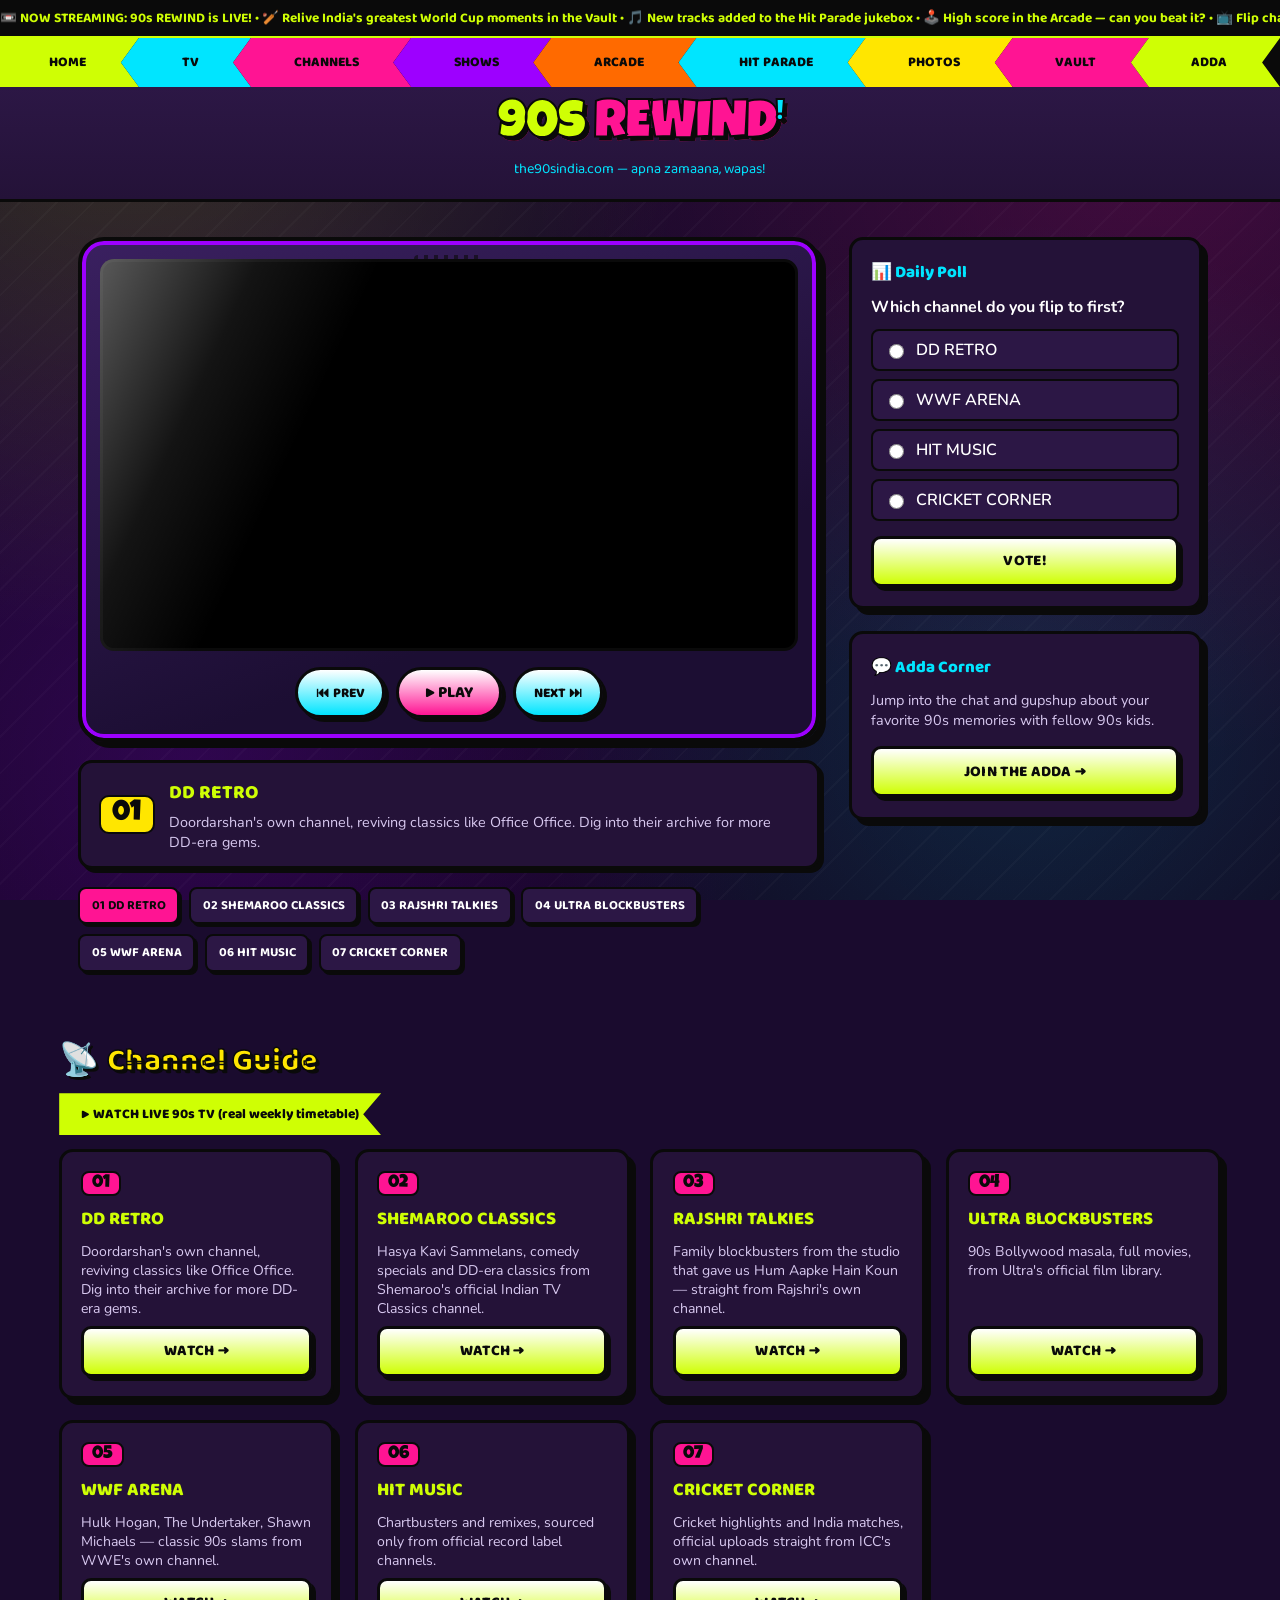
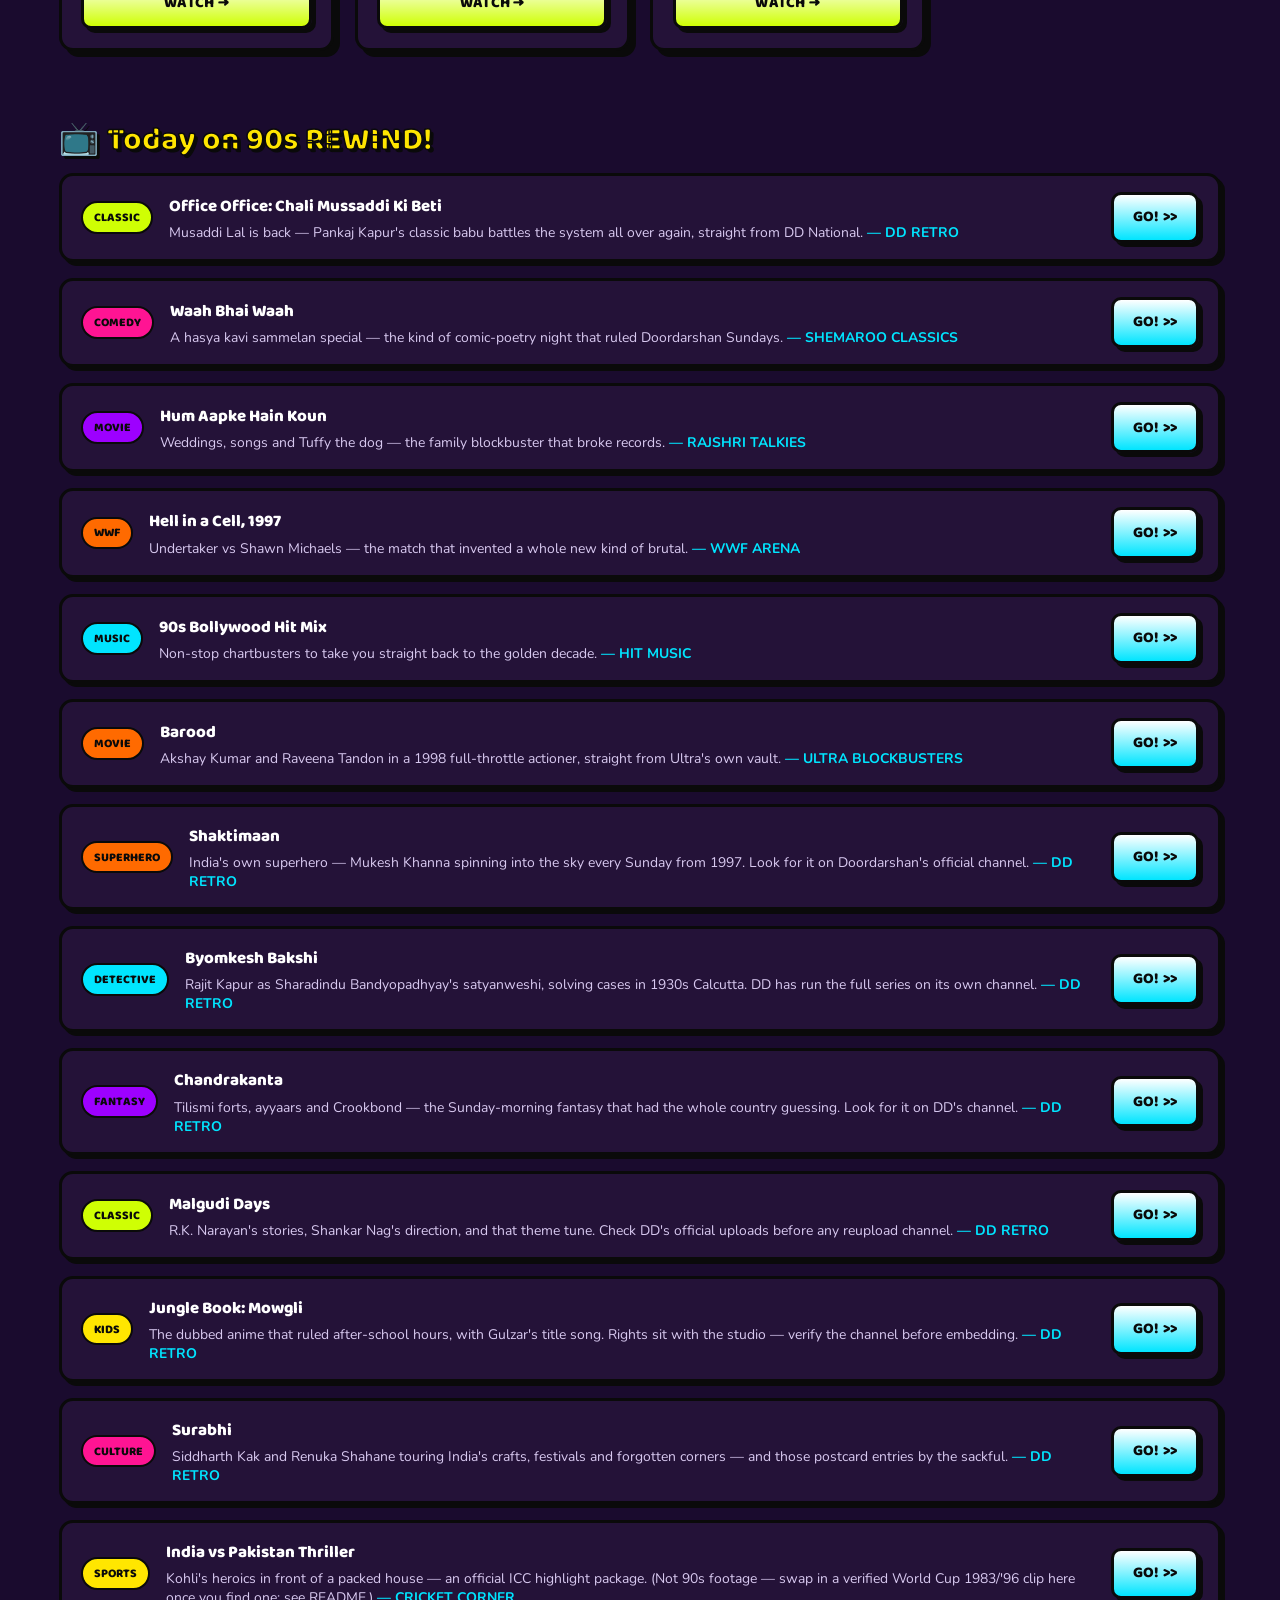
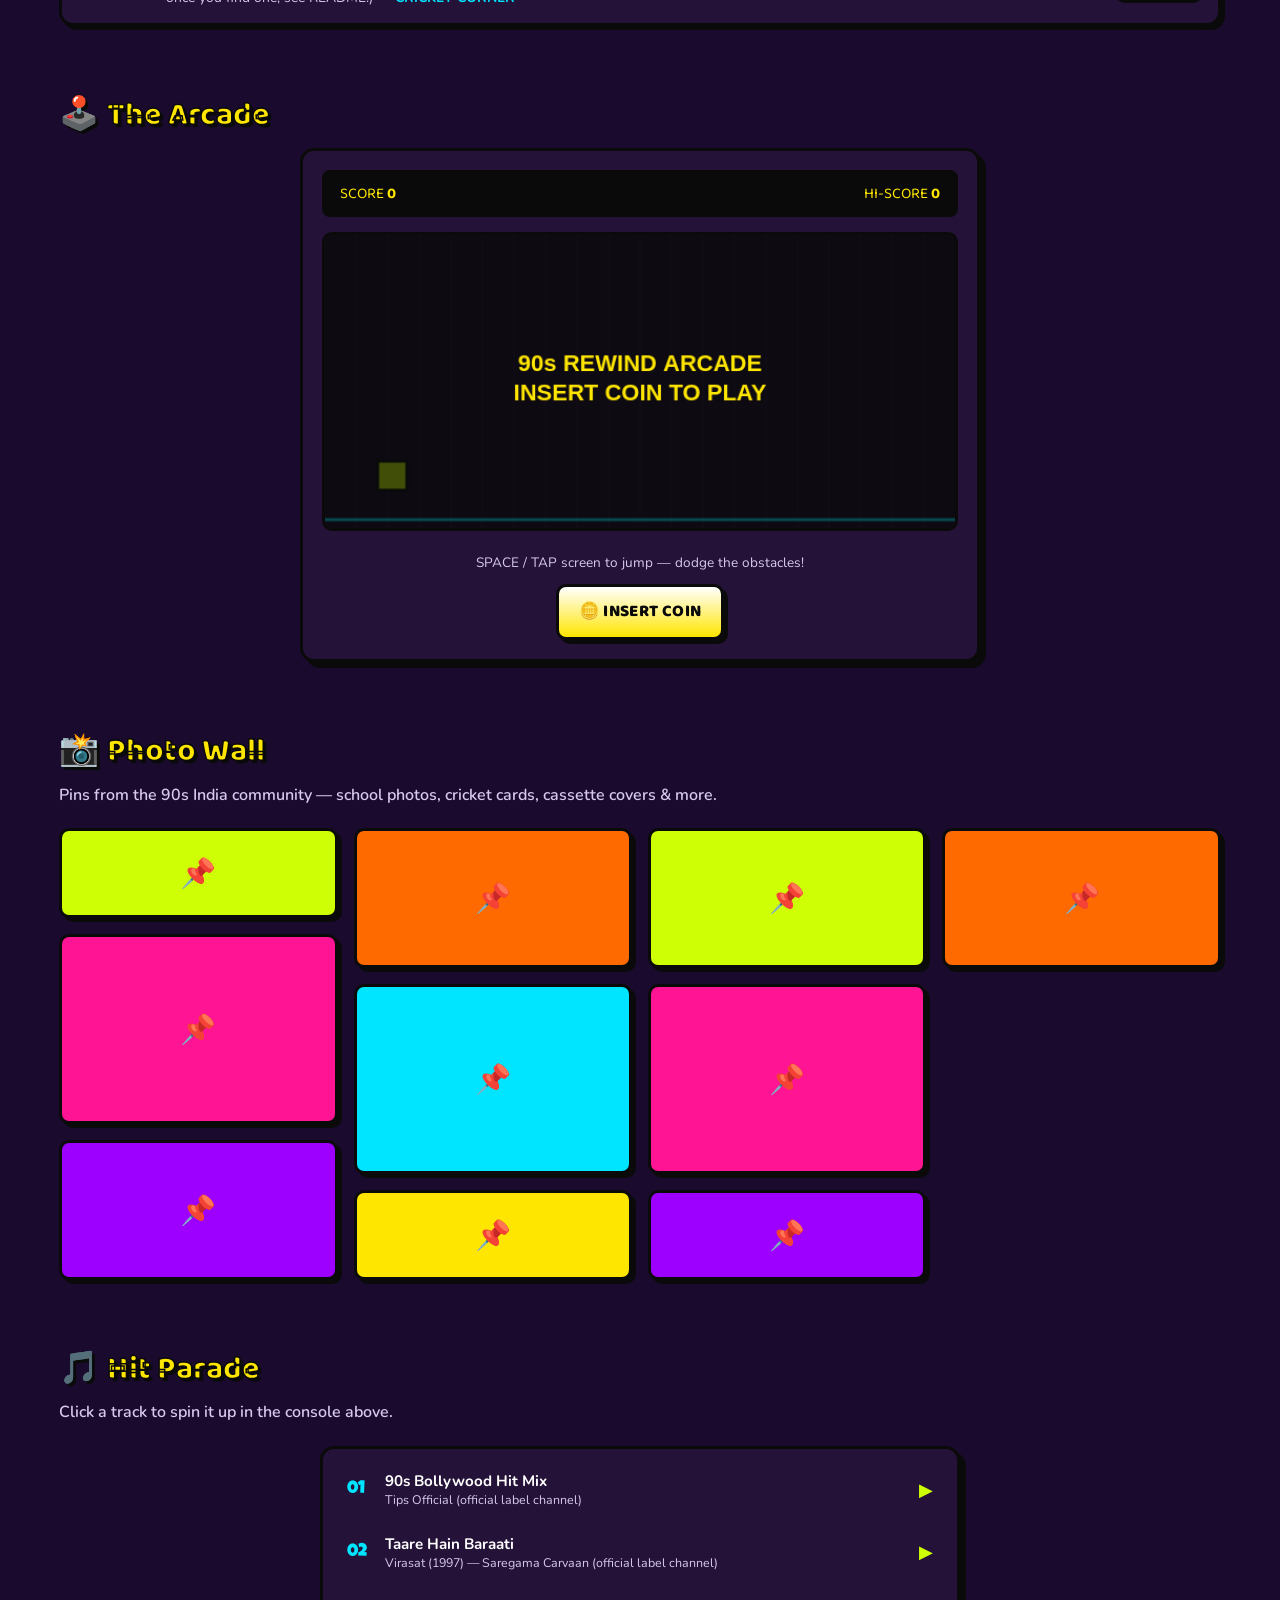
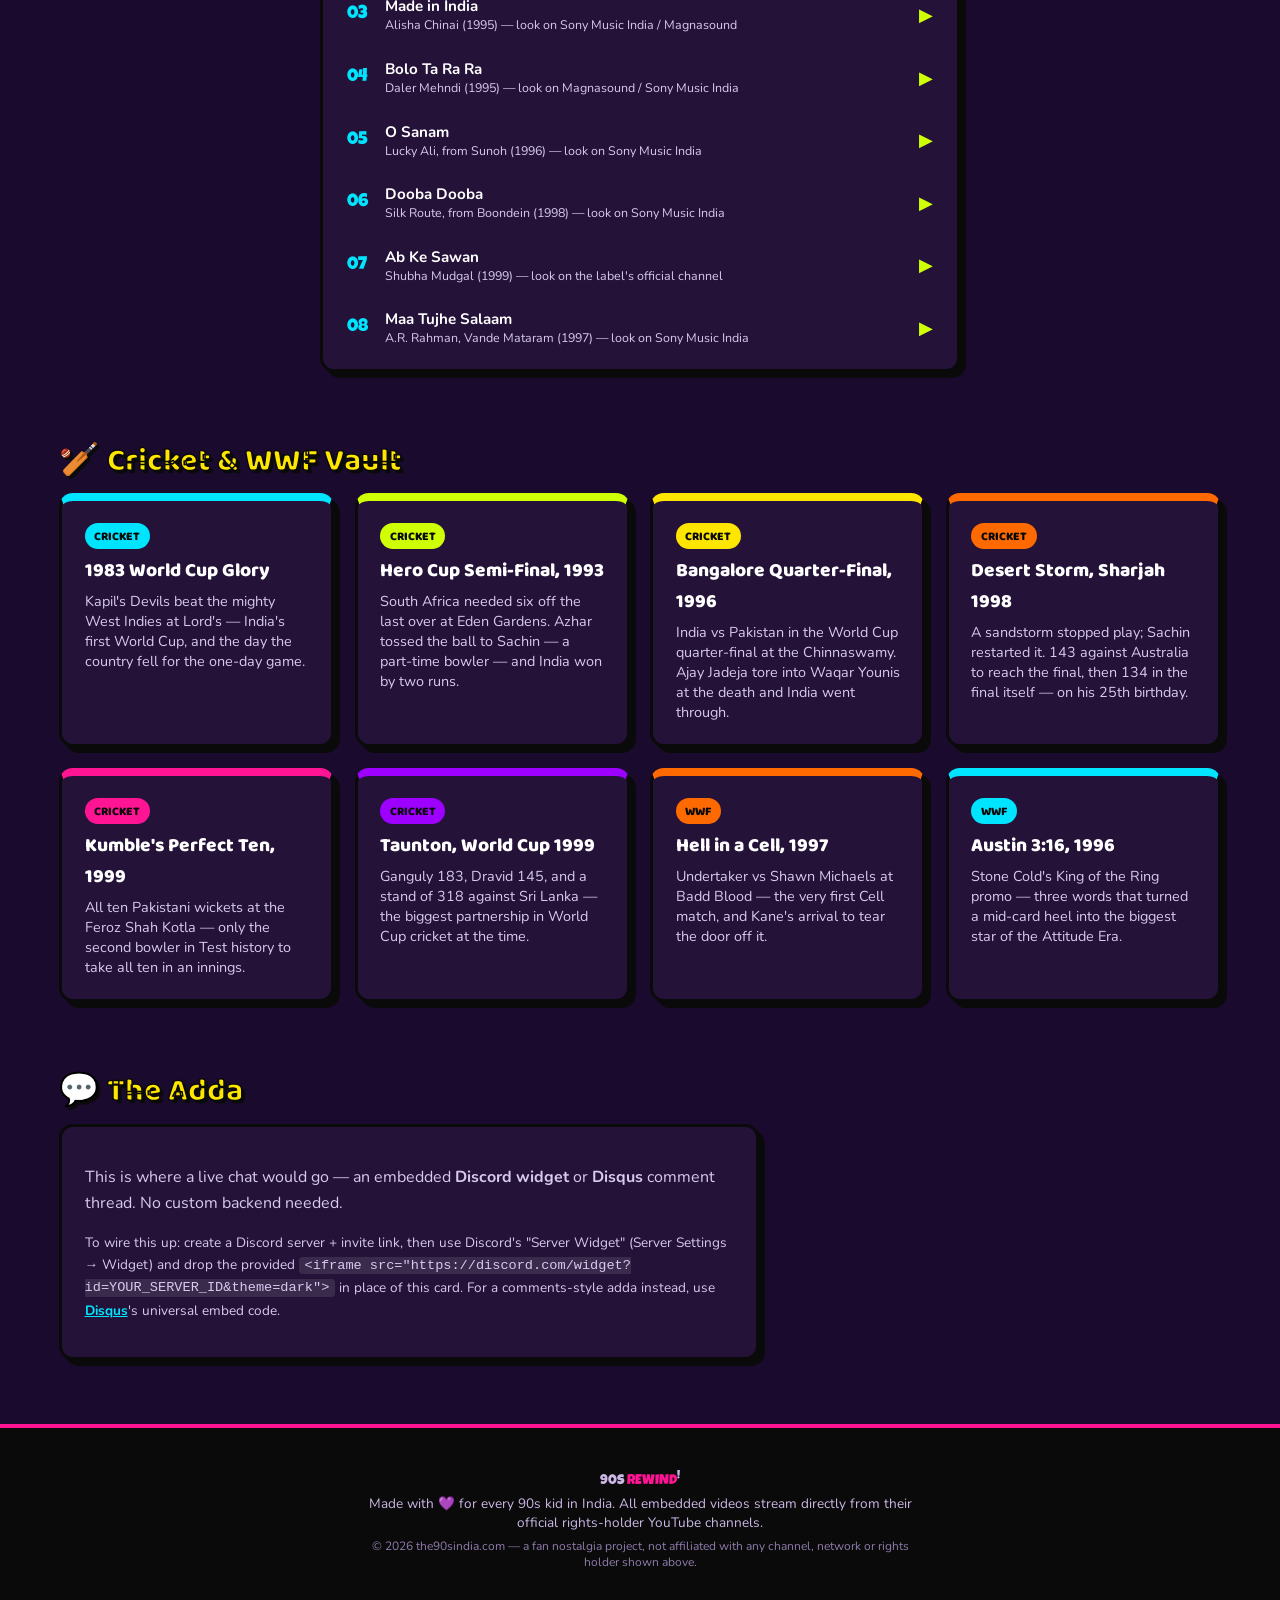
<file: index.html>
<!DOCTYPE html>
<html lang="en">
<head>
<meta charset="UTF-8">
<meta name="viewport" content="width=device-width, initial-scale=1.0">
<title>90s REWIND — The 90s India Nostalgia Hub</title>
<meta name="description" content="90s REWIND — relive 90s India: Doordarshan classics, Bollywood, cricket, WWF and Hit Parade jukebox, all in one nostalgia portal.">
<link rel="preconnect" href="https://fonts.googleapis.com">
<link rel="preconnect" href="https://fonts.gstatic.com" crossorigin>
<link href="https://fonts.googleapis.com/css2?family=Luckiest+Guy&family=Baloo+2:wght@700;800&family=Nunito:wght@400;600;700&display=swap" rel="stylesheet">
<link rel="stylesheet" href="css/style.css">
</head>
<body>

<!-- ============ HEADER ============ -->
<header id="site-header">
  <div class="ticker-bar">
    <div class="ticker-track" id="ticker-track">
      <!-- JS duplicates the ticker text here for a seamless loop -->
    </div>
  </div>

  <div class="wave-nav">
    <a href="#hero" class="wave-seg" style="--seg-color: var(--lime);">HOME</a>
    <a href="tv.html" class="wave-seg" style="--seg-color: var(--cyan);">TV</a>
    <a href="#channel-guide" class="wave-seg" style="--seg-color: var(--pink);">CHANNELS</a>
    <a href="#shows" class="wave-seg" style="--seg-color: var(--purple);">SHOWS</a>
    <a href="#arcade" class="wave-seg" style="--seg-color: var(--orange);">ARCADE</a>
    <a href="#hit-parade" class="wave-seg" style="--seg-color: var(--cyan);">HIT PARADE</a>
    <a href="#photo-wall" class="wave-seg" style="--seg-color: var(--yellow);">PHOTOS</a>
    <a href="#vault" class="wave-seg" style="--seg-color: var(--pink);">VAULT</a>
    <a href="#adda" class="wave-seg" style="--seg-color: var(--lime);">ADDA</a>
  </div>

  <div class="logo-strip">
    <h1 class="logo">90s <span>REWIND</span><sup>!</sup></h1>
    <p class="tagline">the90sindia.com — apna zamaana, wapas!</p>
  </div>
</header>

<main>

  <!-- ============ HERO + SIDEBAR ============ -->
  <div class="hero-layout">

    <section id="hero" aria-label="Now playing">
      <div class="console">
        <div class="console-vents" aria-hidden="true"></div>

        <div class="screen" id="screen">
          <div class="static-flash" id="static-flash" aria-hidden="true"></div>
          <iframe
            id="hero-frame"
            src=""
            title="90s REWIND player"
            allow="accelerometer; autoplay; clipboard-write; encrypted-media; gyroscope; picture-in-picture"
            allowfullscreen
            loading="lazy">
          </iframe>
          <div class="video-placeholder" id="video-placeholder">
            <p>📼</p>
            <p>No video ID yet for this channel.</p>
            <p class="small">Add one in <code>js/config.js</code> — see README.</p>
          </div>
        </div>

        <div class="console-glass" aria-hidden="true"></div>

        <div class="console-controls">
          <button type="button" id="prev-btn" class="ctrl-btn">⏮ PREV</button>
          <button type="button" id="play-btn" class="ctrl-btn ctrl-btn--play">▶ PLAY</button>
          <button type="button" id="next-btn" class="ctrl-btn">NEXT ⏭</button>
        </div>
      </div>

      <div class="channel-info">
        <span class="channel-info-num" id="hero-channel-num">01</span>
        <div>
          <h2 id="hero-channel-name">Loading…</h2>
          <p id="hero-channel-desc">Loading channel guide…</p>
        </div>
      </div>

      <nav class="channel-tabs" id="channel-tabs" aria-label="Switch channel"></nav>
    </section>

    <aside class="sidebar">
      <div class="widget poll-widget">
        <h3 class="widget-title">📊 Daily Poll</h3>
        <p class="poll-question" id="poll-question">Which channel do you flip to first?</p>
        <form id="poll-form">
          <div id="poll-options" class="poll-options"></div>
          <button type="submit" class="btn-chunky btn-block">VOTE!</button>
        </form>
        <p id="poll-result" class="poll-result hidden"></p>
      </div>

      <div class="widget adda-teaser">
        <h3 class="widget-title">💬 Adda Corner</h3>
        <p>Jump into the chat and gupshup about your favorite 90s memories with fellow 90s kids.</p>
        <a href="#adda" class="btn-chunky btn-block">JOIN THE ADDA →</a>
      </div>
    </aside>
  </div>

  <!-- ============ CHANNEL GUIDE ============ -->
  <section id="channel-guide" class="section">
    <h2 class="section-title"><span>📡</span> Channel Guide</h2>
    <p style="margin:0 0 14px;"><a href="tv.html" class="wave-seg" style="--seg-color: var(--lime); display:inline-block; padding:10px 22px;">&#9654; WATCH LIVE 90s TV (real weekly timetable)</a></p>
    <div id="channel-grid" class="channel-grid"></div>
  </section>

  <!-- ============ TODAY ON 90s REWIND ============ -->
  <section id="shows" class="section">
    <h2 class="section-title"><span>📺</span> Today on 90s REWIND!</h2>
    <div id="shows-list" class="shows-list"></div>
  </section>

  <!-- ============ ARCADE ============ -->
  <section id="arcade" class="section">
    <h2 class="section-title"><span>🕹️</span> The Arcade</h2>
    <div class="arcade-cabinet">
      <div class="arcade-readout">
        <span>SCORE <strong id="game-score">0</strong></span>
        <span>HI-SCORE <strong id="game-hiscore">0</strong></span>
      </div>
      <canvas id="game-canvas" width="600" height="280"></canvas>
      <div class="arcade-footer">
        <p class="arcade-hint">SPACE / TAP screen to jump — dodge the obstacles!</p>
        <button type="button" id="coin-btn" class="btn-chunky btn-coin">🪙 INSERT COIN</button>
      </div>
    </div>
  </section>

  <!-- ============ PHOTO WALL ============ -->
  <section id="photo-wall" class="section">
    <h2 class="section-title"><span>📸</span> Photo Wall</h2>
    <p class="section-sub">Pins from the 90s India community — school photos, cricket cards, cassette covers &amp; more.</p>
    <div id="photo-grid" class="photo-grid"></div>
    <!--
      TO ADD THE REAL PINTEREST BOARD:
      1. Go to your Pinterest board → "..." menu → Embed → Board widget → copy the <script> + <a> snippet.
      2. Replace the #photo-grid placeholder blocks below with that snippet, e.g.:

      <a data-pin-do="embedBoard" data-pin-board-width="900" data-pin-scale-height="240"
         data-pin-scale-width="80" href="PINTEREST_BOARD_URL_FROM_CONFIG"></a>
      <script async defer src="https://assets.pinterest.com/js/pinit.js"></script>

      3. PINTEREST_BOARD_URL already lives in js/config.js — reuse it instead of hardcoding here.
    -->
  </section>

  <!-- ============ HIT PARADE ============ -->
  <section id="hit-parade" class="section">
    <h2 class="section-title"><span>🎵</span> Hit Parade</h2>
    <p class="section-sub">Click a track to spin it up in the console above.</p>
    <div class="jukebox">
      <ol id="track-list" class="track-list"></ol>
    </div>
  </section>

  <!-- ============ CRICKET & WWF VAULT ============ -->
  <section id="vault" class="section">
    <h2 class="section-title"><span>🏏</span> Cricket &amp; WWF Vault</h2>
    <div id="sports-cards" class="sports-cards"></div>
  </section>

  <!-- ============ ADDA ============ -->
  <section id="adda" class="section">
    <h2 class="section-title"><span>💬</span> The Adda</h2>
    <div class="adda-card">
      <p>This is where a live chat would go — an embedded <strong>Discord widget</strong> or
      <strong>Disqus</strong> comment thread. No custom backend needed.</p>
      <p class="small">
        To wire this up: create a Discord server + invite link, then use Discord's
        "Server Widget" (Server Settings → Widget) and drop the provided
        <code>&lt;iframe src="https://discord.com/widget?id=YOUR_SERVER_ID&amp;theme=dark"&gt;</code>
        in place of this card. For a comments-style adda instead, use
        <a href="https://disqus.com/" target="_blank" rel="noopener noreferrer">Disqus</a>'s
        universal embed code.
      </p>
    </div>
  </section>

</main>

<!-- ============ FOOTER ============ -->
<footer id="site-footer">
  <p class="footer-logo">90s <span>REWIND</span><sup>!</sup></p>
  <p>Made with 💜 for every 90s kid in India. All embedded videos stream directly from their official rights-holder YouTube channels.</p>
  <p class="small">© <span id="footer-year"></span> the90sindia.com — a fan nostalgia project, not affiliated with any channel, network or rights holder shown above.</p>
</footer>

<script src="js/config.js"></script>
<script src="js/app.js"></script>
</body>
</html>
</file>
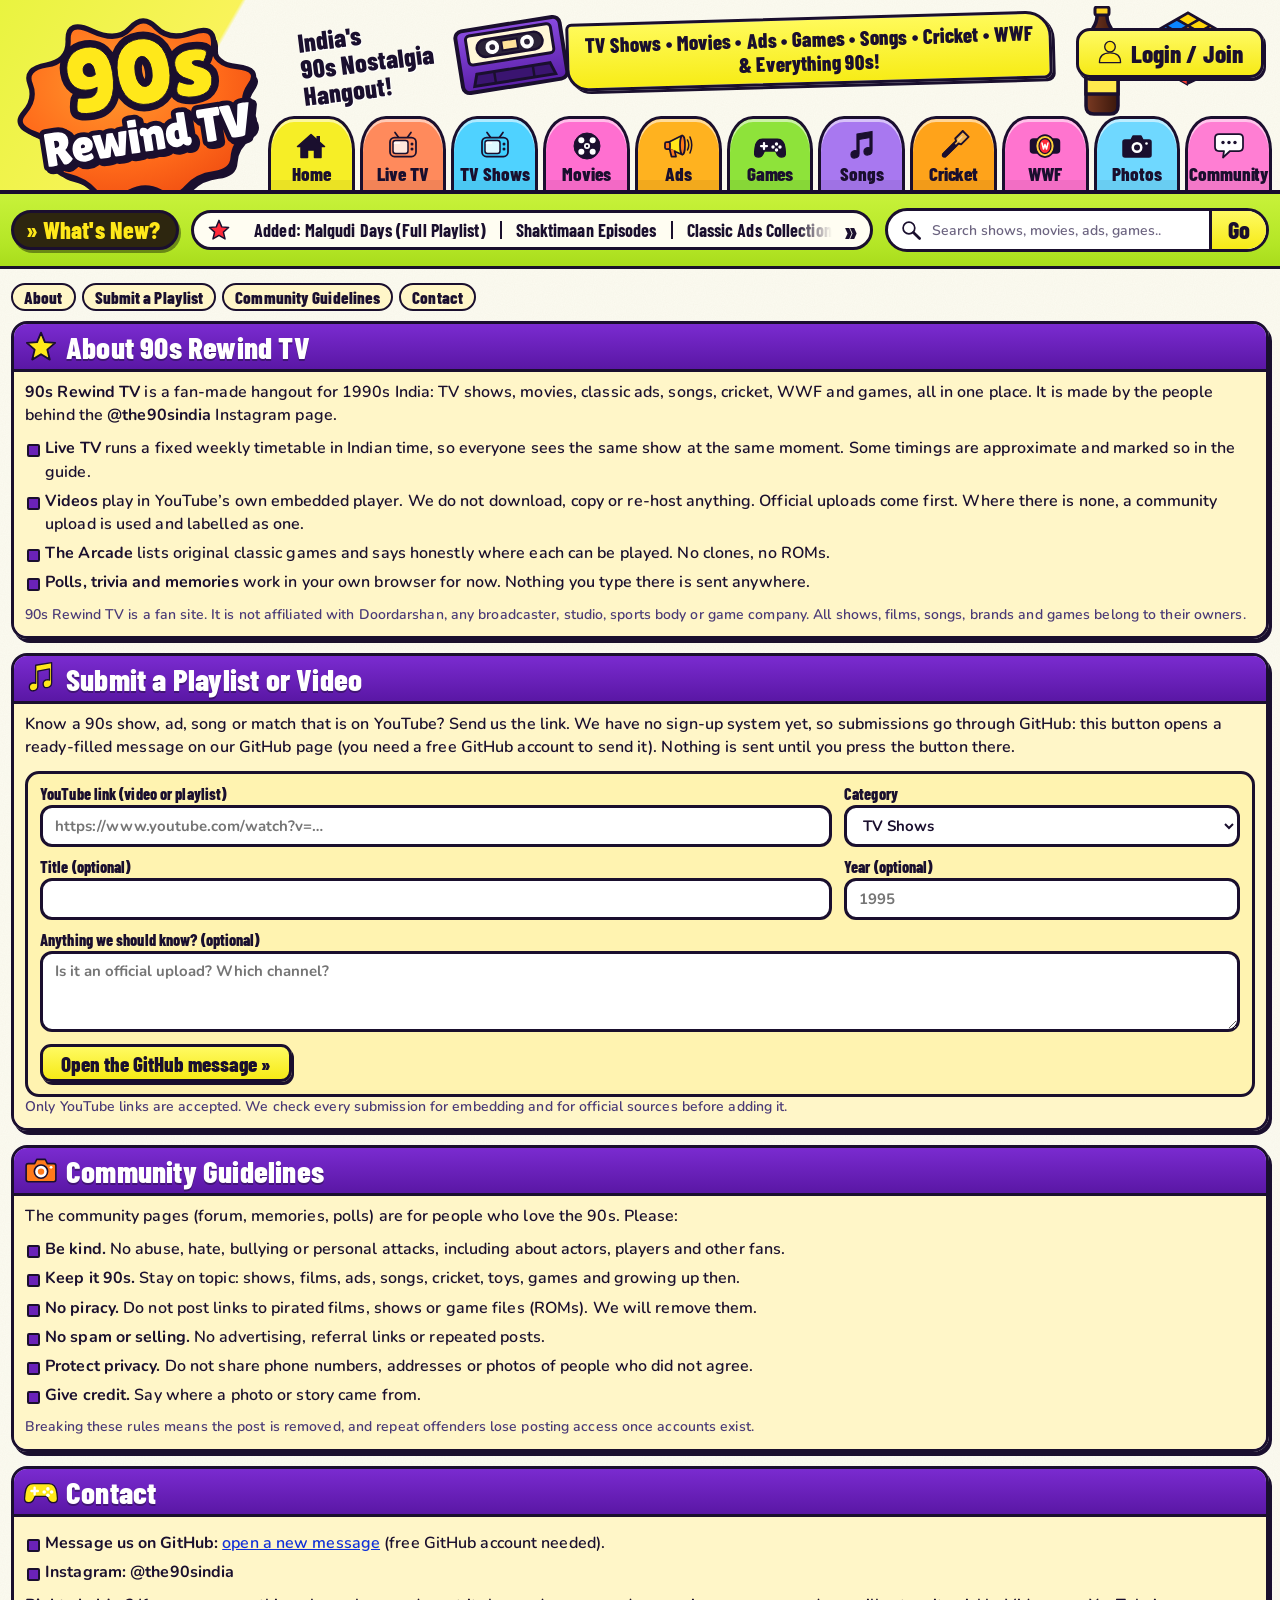
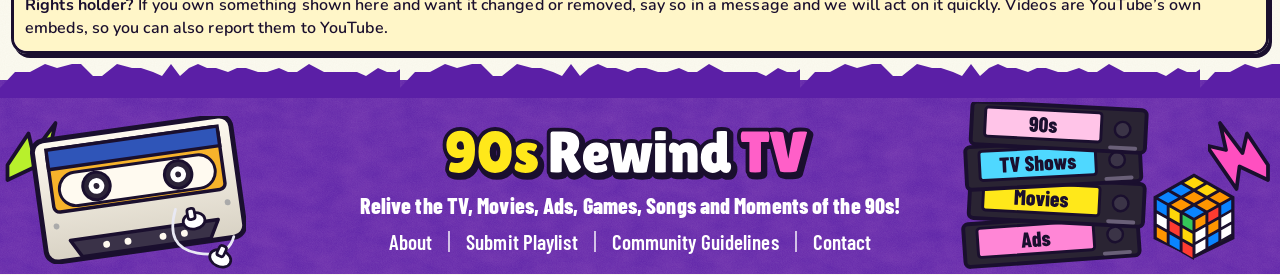
<file: about.html>
<!DOCTYPE html>
<html lang="en">
<head>
<meta charset="UTF-8">
<meta name="viewport" content="width=device-width, initial-scale=1">
<title>About, Submit, Guidelines and Contact — 90s Rewind TV</title>
<meta name="description" content="About 90s Rewind TV, how to submit a playlist, the community guidelines and how to contact us.">
<link rel="preload" href="assets/fonts/barlow-condensed-latin-800-normal.woff2" as="font" type="font/woff2" crossorigin>
<link rel="stylesheet" href="css/home.css">
<link rel="stylesheet" href="css/arcade.css">
<link rel="stylesheet" href="css/pages.css">
</head>
<body data-page="about">
<a class="skip" href="#main">Skip to content</a>

<div id="site-top"></div>
<script src="js/content.js"></script>
<script src="js/site.js"></script>

<main id="main" class="page arc abt">

  <nav class="arc-jump abt-jump" aria-label="On this page">
    <a href="#about">About</a><a href="#submit">Submit a Playlist</a><a href="#guidelines">Community Guidelines</a><a href="#contact">Contact</a>
  </nav>

  <section class="sec arc-sec" id="about" aria-labelledby="h-about">
    <header class="sec-h"><img src="assets/ui/icons/sec-star.svg" alt="" width="34" height="34"><h2 id="h-about">About 90s Rewind TV</h2></header>
    <div class="sec-b prose">
      <p><b>90s Rewind TV</b> is a fan-made hangout for 1990s India: TV shows, movies, classic ads, songs, cricket, WWF and games, all in one place. It is made by the people behind the <b>@the90sindia</b> Instagram page.</p>
      <ul>
        <li><b>Live TV</b> runs a fixed weekly timetable in Indian time, so everyone sees the same show at the same moment. Some timings are approximate and marked so in the guide.</li>
        <li><b>Videos</b> play in YouTube’s own embedded player. We do not download, copy or re-host anything. Official uploads come first. Where there is none, a community upload is used and labelled as one.</li>
        <li><b>The Arcade</b> lists original classic games and says honestly where each can be played. No clones, no ROMs.</li>
        <li><b>Polls, trivia and memories</b> work in your own browser for now. Nothing you type there is sent anywhere.</li>
      </ul>
      <p class="prose-n">90s Rewind TV is a fan site. It is not affiliated with Doordarshan, any broadcaster, studio, sports body or game company. All shows, films, songs, brands and games belong to their owners.</p>
    </div>
  </section>

  <section class="sec arc-sec" id="submit" aria-labelledby="h-submit">
    <header class="sec-h"><img src="assets/ui/icons/sec-songs.svg" alt="" width="34" height="34"><h2 id="h-submit">Submit a Playlist or Video</h2></header>
    <div class="sec-b prose">
      <p>Know a 90s show, ad, song or match that is on YouTube? Send us the link. We have no sign-up system yet, so submissions go through GitHub: this button opens a ready-filled message on our GitHub page (you need a free GitHub account to send it). Nothing is sent until you press the button there.</p>
      <form class="subform" id="sub-form" novalidate>
        <label class="arc-f"><span>YouTube link (video or playlist)</span><input id="s-url" type="url" inputmode="url" placeholder="https://www.youtube.com/watch?v=…" required></label>
        <label class="arc-f"><span>Category</span><select id="s-cat"></select></label>
        <label class="arc-f"><span>Title (optional)</span><input id="s-title" type="text" maxlength="120"></label>
        <label class="arc-f"><span>Year (optional)</span><input id="s-year" type="text" inputmode="numeric" maxlength="4" placeholder="1995"></label>
        <label class="arc-f arc-f-wide"><span>Anything we should know? (optional)</span><textarea id="s-note" rows="3" maxlength="500" placeholder="Is it an official upload? Which channel?"></textarea></label>
        <p class="sub-err" id="s-err" role="alert" hidden></p>
        <div class="sub-act"><button class="btn" type="submit">Open the GitHub message »</button></div>
      </form>
      <p class="prose-n">Only YouTube links are accepted. We check every submission for embedding and for official sources before adding it.</p>
    </div>
  </section>

  <section class="sec arc-sec" id="guidelines" aria-labelledby="h-guide">
    <header class="sec-h"><img src="assets/ui/icons/sec-photos.svg" alt="" width="34" height="34"><h2 id="h-guide">Community Guidelines</h2></header>
    <div class="sec-b prose">
      <p>The community pages (forum, memories, polls) are for people who love the 90s. Please:</p>
      <ul>
        <li><b>Be kind.</b> No abuse, hate, bullying or personal attacks, including about actors, players and other fans.</li>
        <li><b>Keep it 90s.</b> Stay on topic: shows, films, ads, songs, cricket, toys, games and growing up then.</li>
        <li><b>No piracy.</b> Do not post links to pirated films, shows or game files (ROMs). We will remove them.</li>
        <li><b>No spam or selling.</b> No advertising, referral links or repeated posts.</li>
        <li><b>Protect privacy.</b> Do not share phone numbers, addresses or photos of people who did not agree.</li>
        <li><b>Give credit.</b> Say where a photo or story came from.</li>
      </ul>
      <p class="prose-n">Breaking these rules means the post is removed, and repeat offenders lose posting access once accounts exist.</p>
    </div>
  </section>

  <section class="sec arc-sec" id="contact" aria-labelledby="h-contact">
    <header class="sec-h"><img src="assets/ui/icons/sec-games.svg" alt="" width="34" height="34"><h2 id="h-contact">Contact</h2></header>
    <div class="sec-b prose">
      <ul id="contact-list"></ul>
      <p><b>Rights holder?</b> If you own something shown here and want it changed or removed, say so in a message and we will act on it quickly. Videos are YouTube’s own embeds, so you can also report them to YouTube.</p>
    </div>
  </section>
</main>

<div id="site-bottom"></div>

<script src="js/about.js"></script>
</body>
</html>
</file>
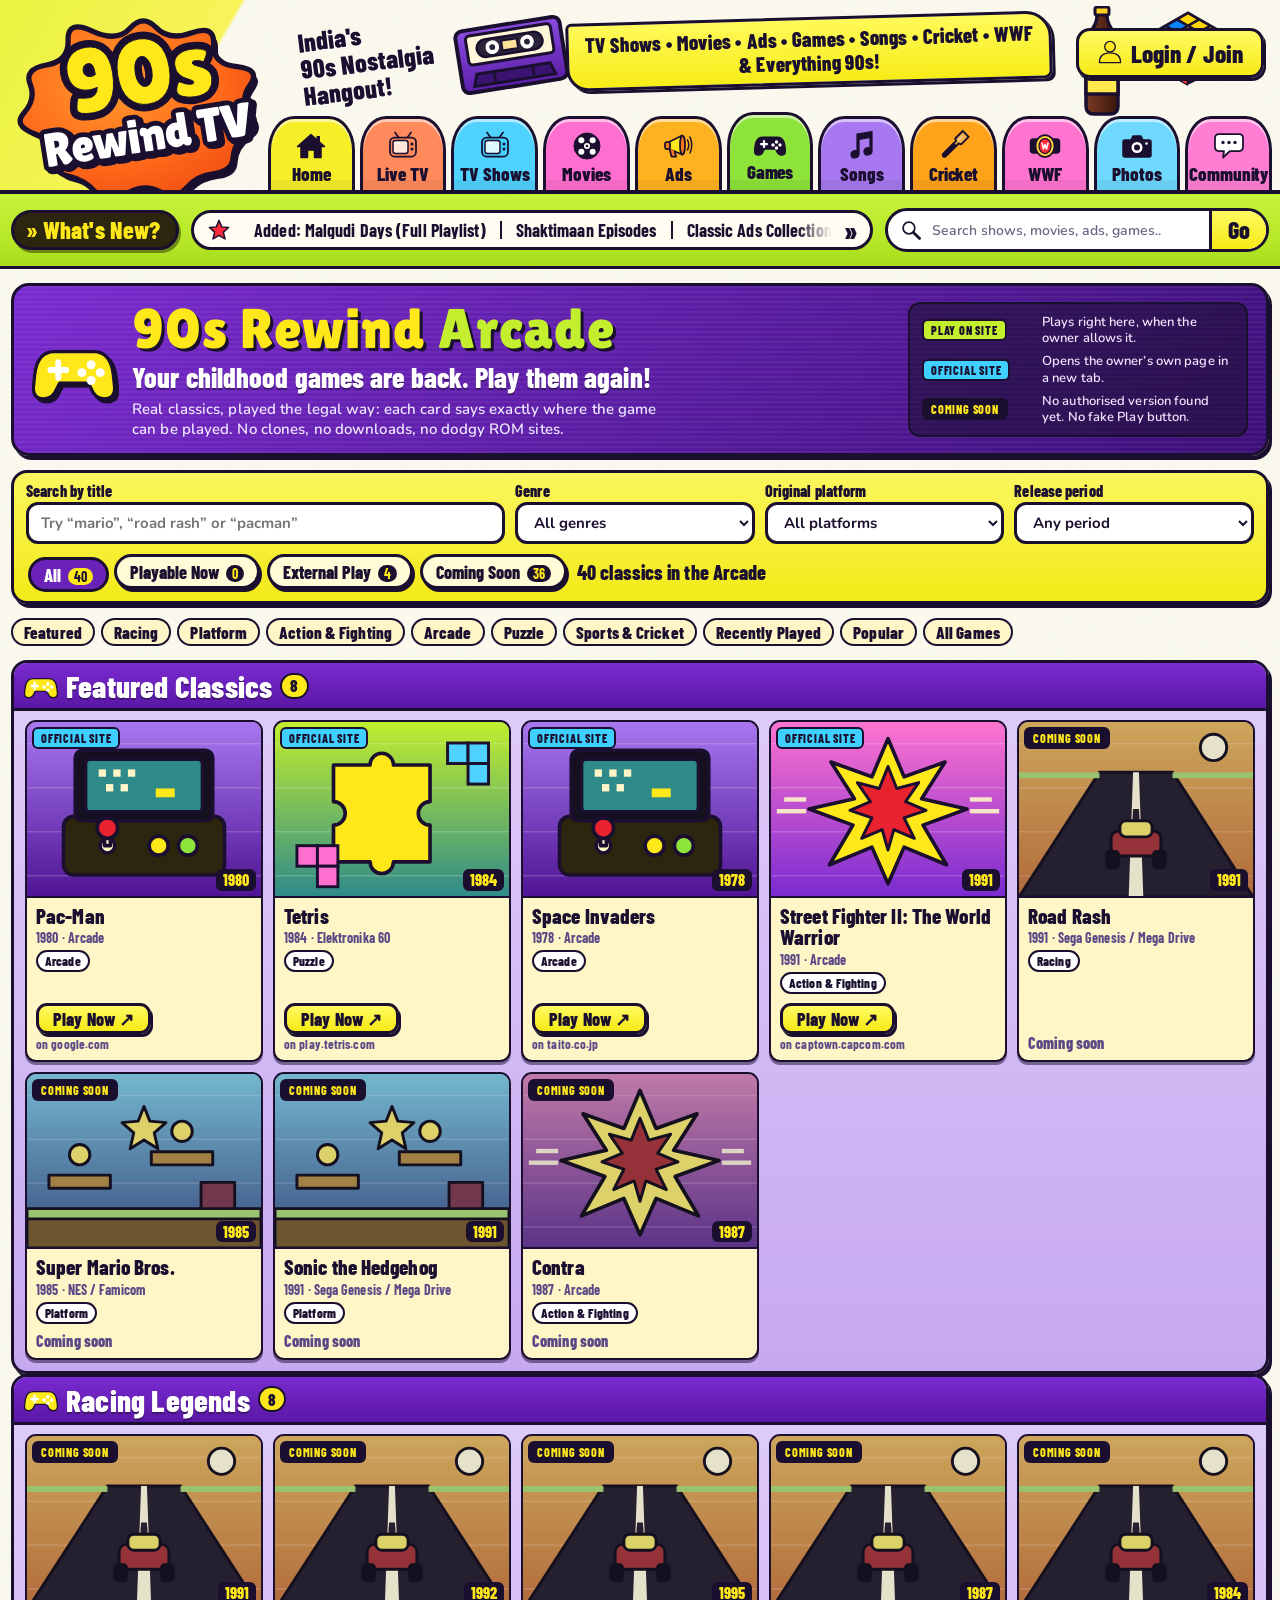
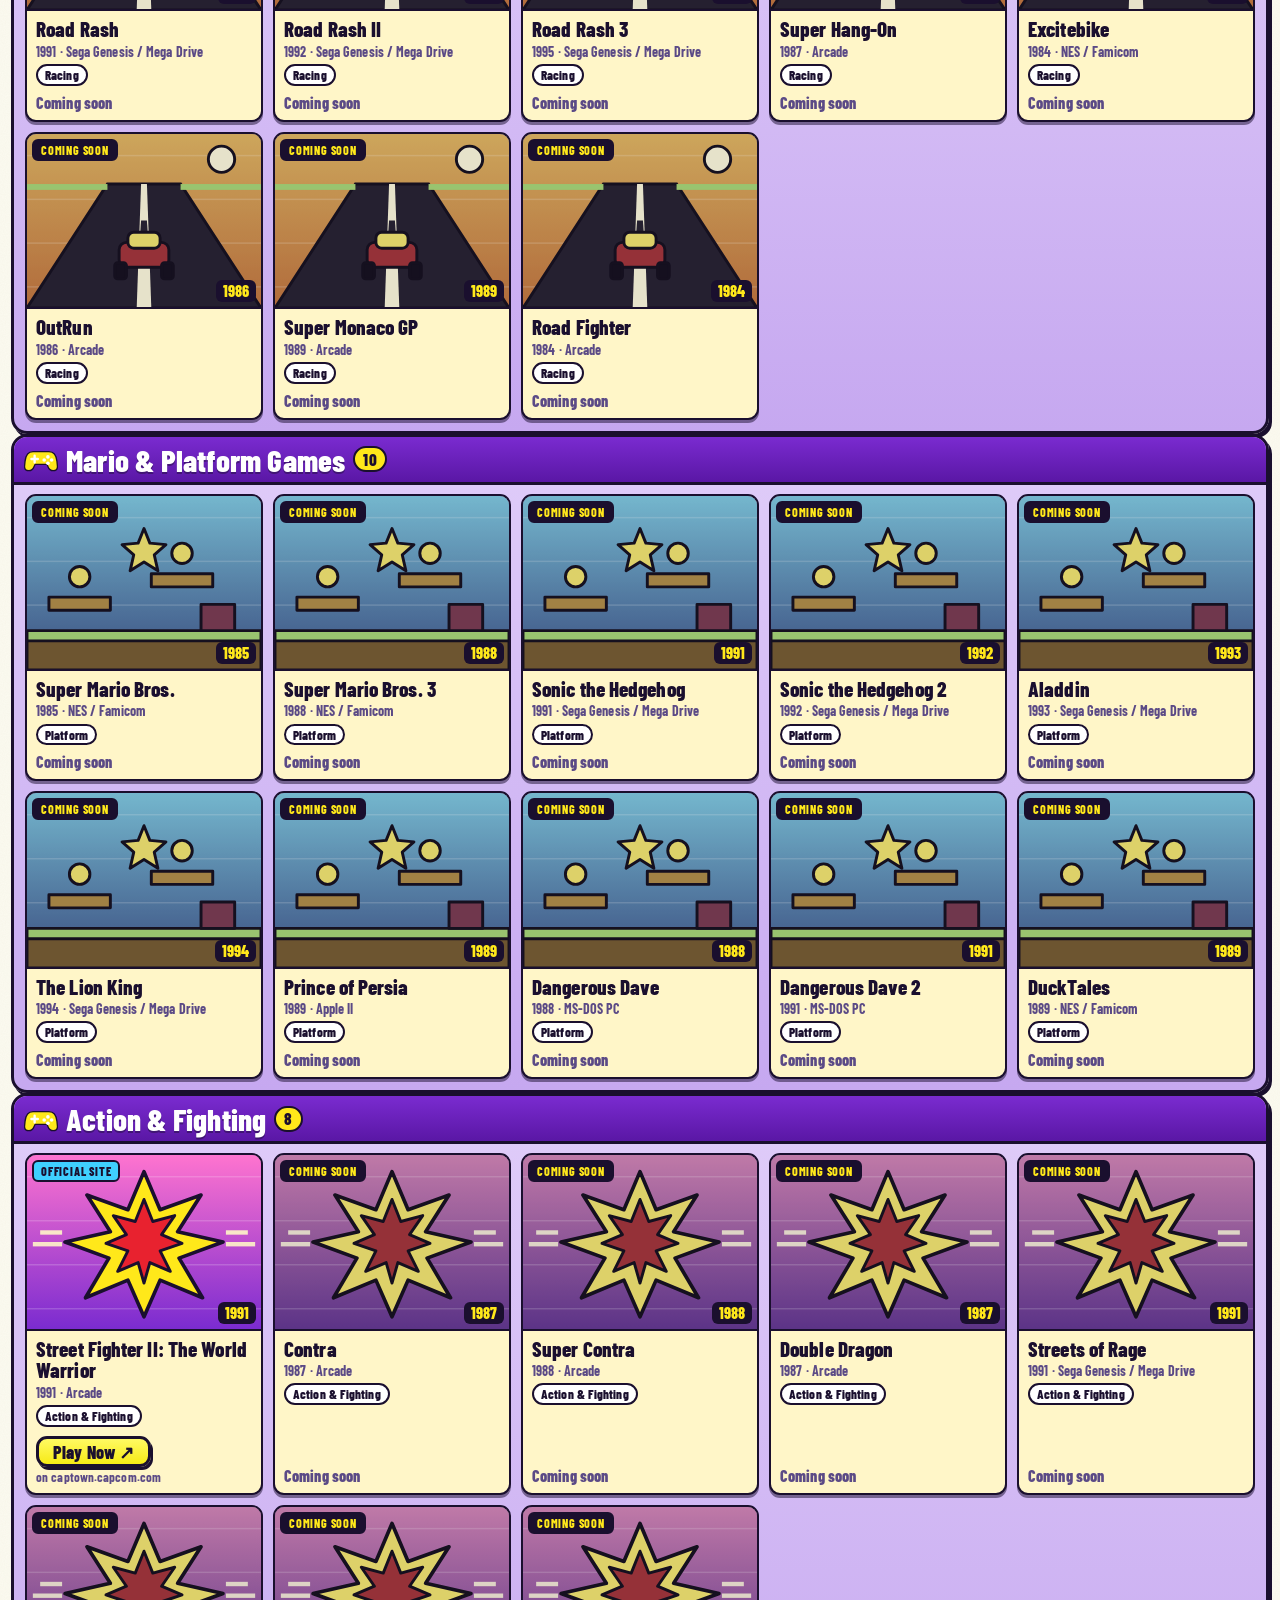
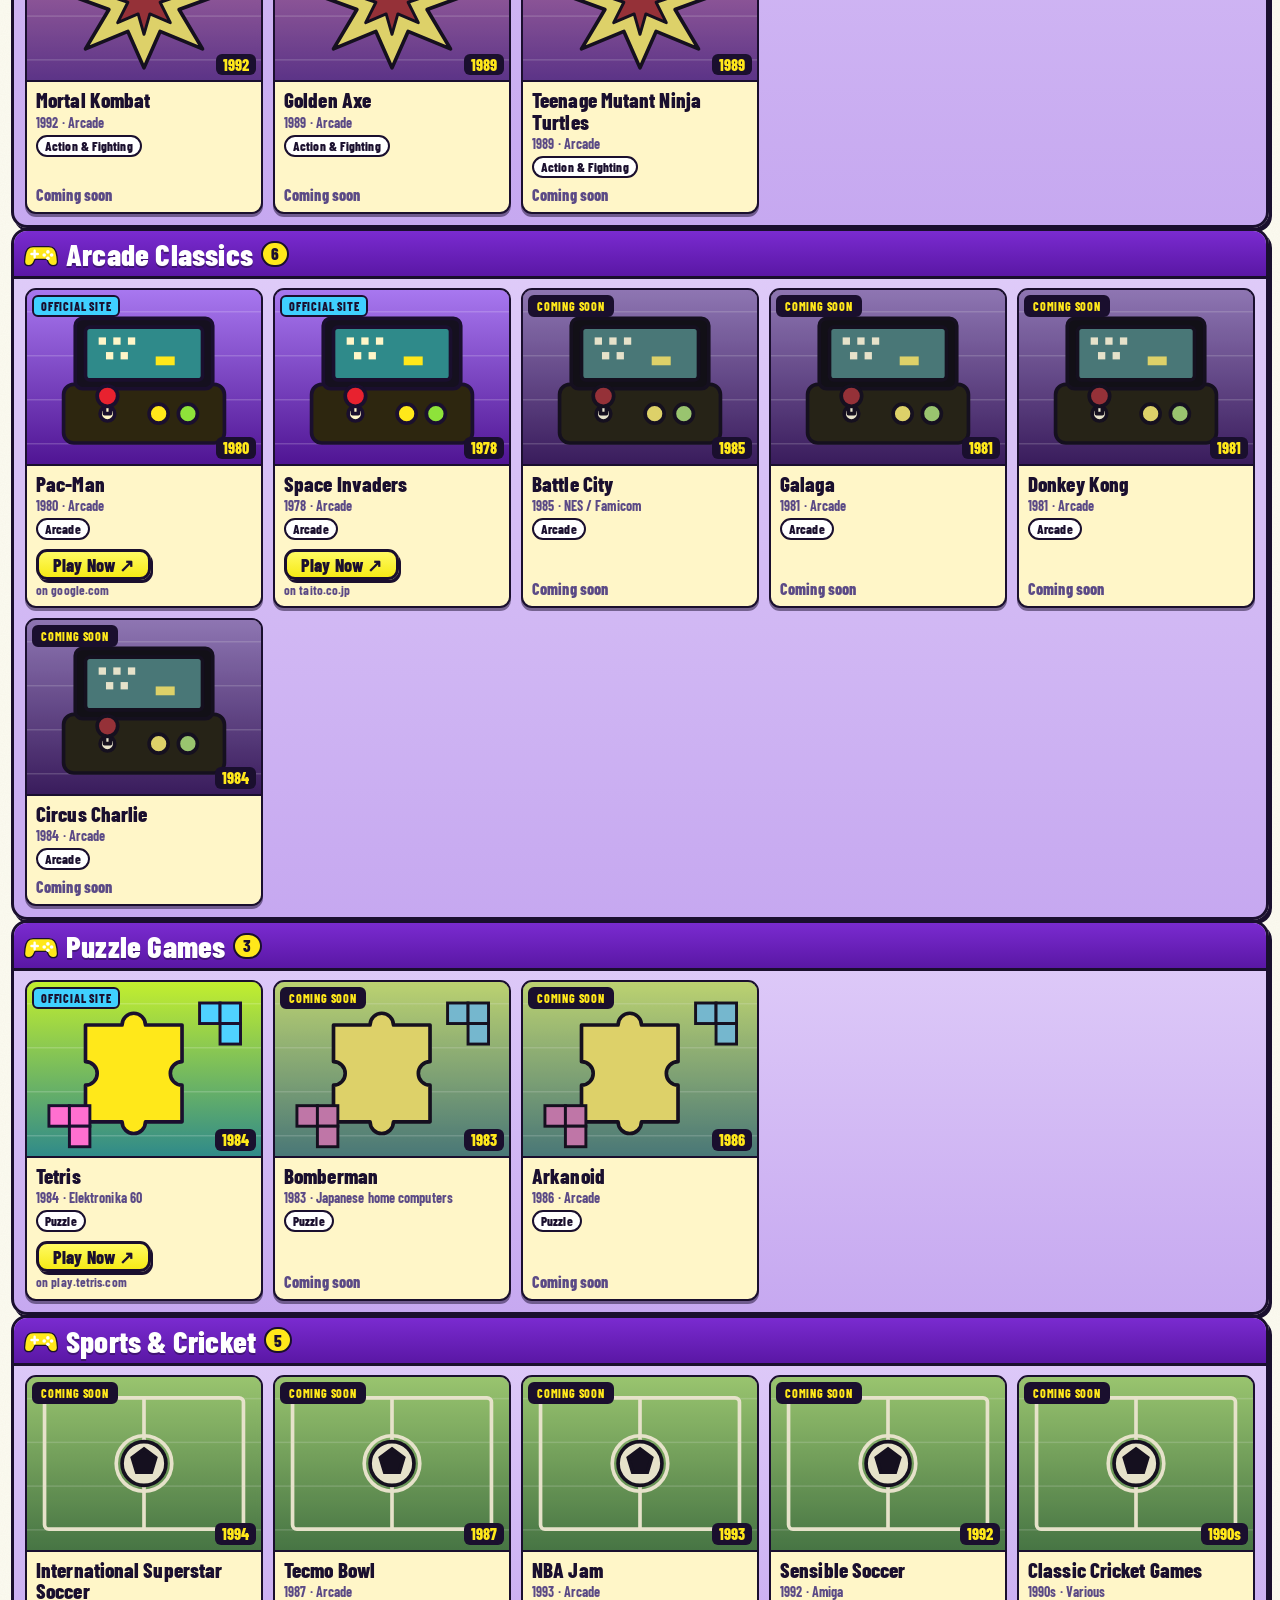
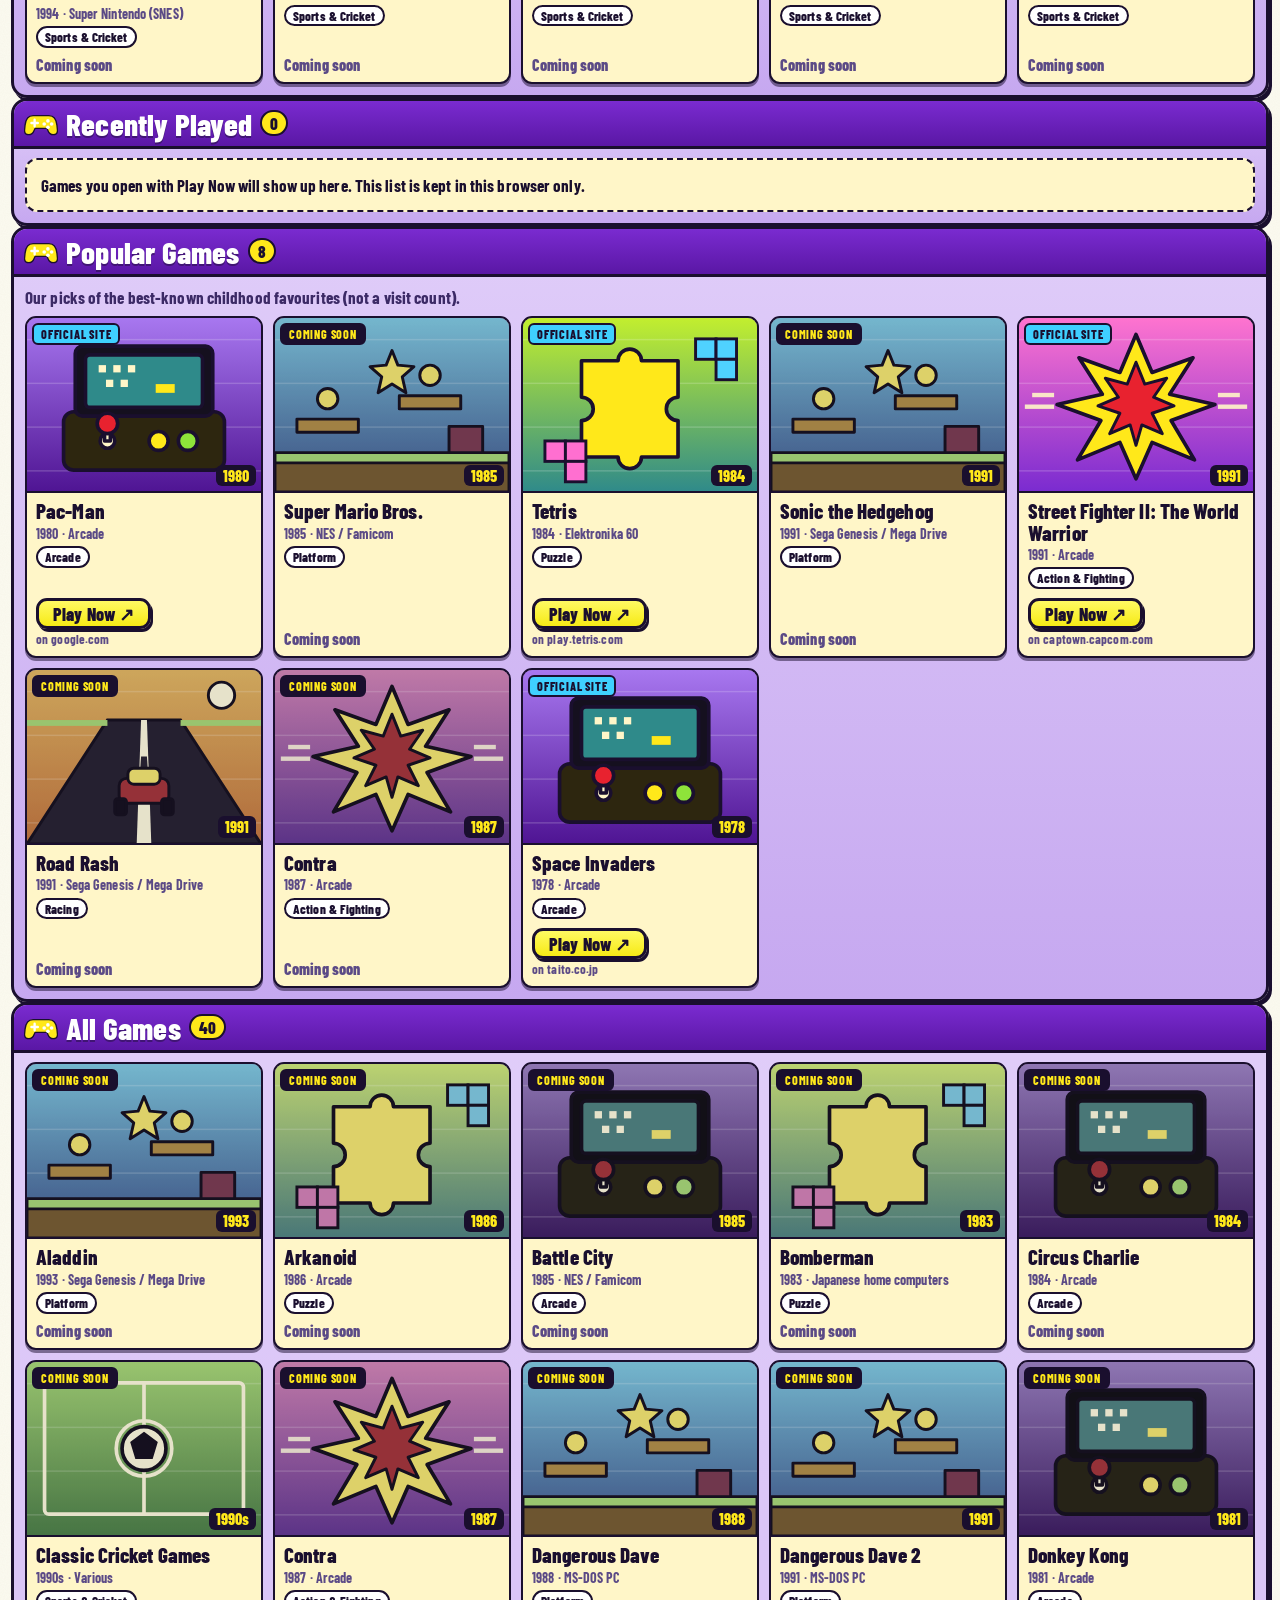
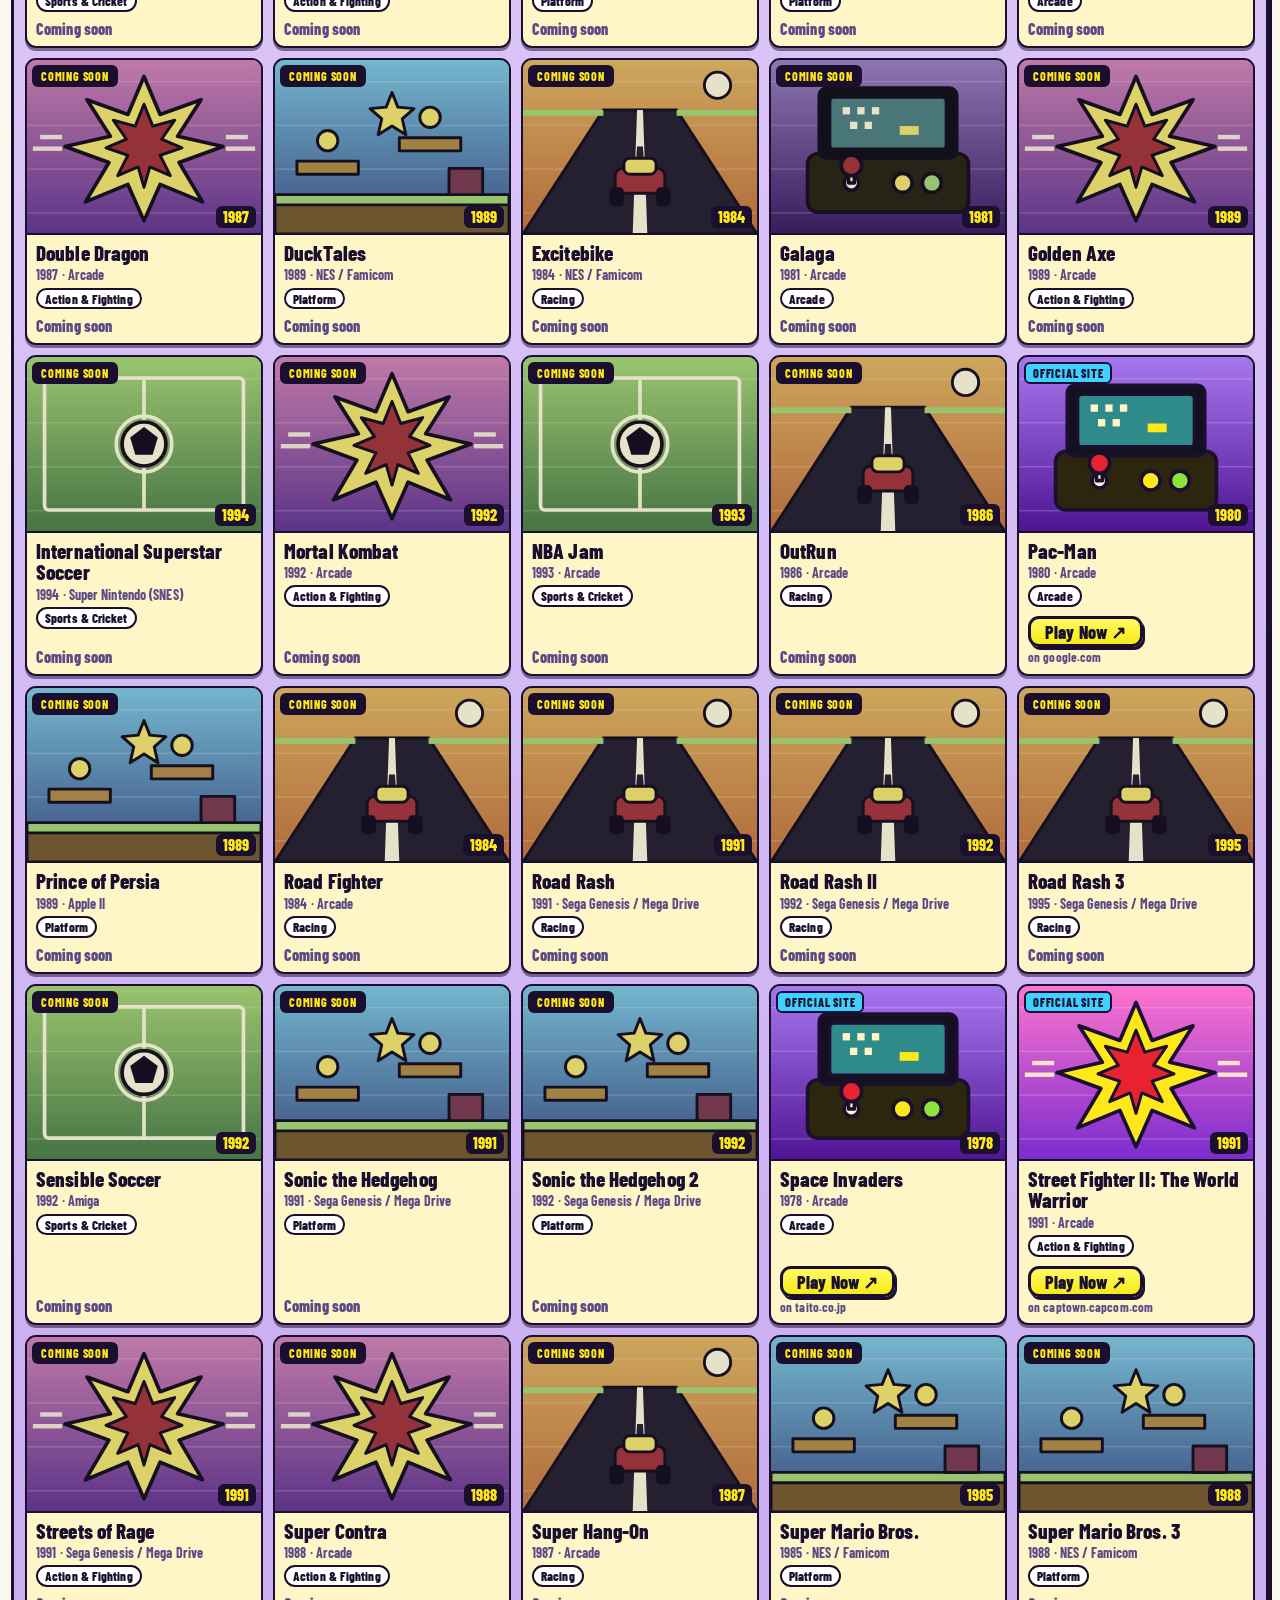
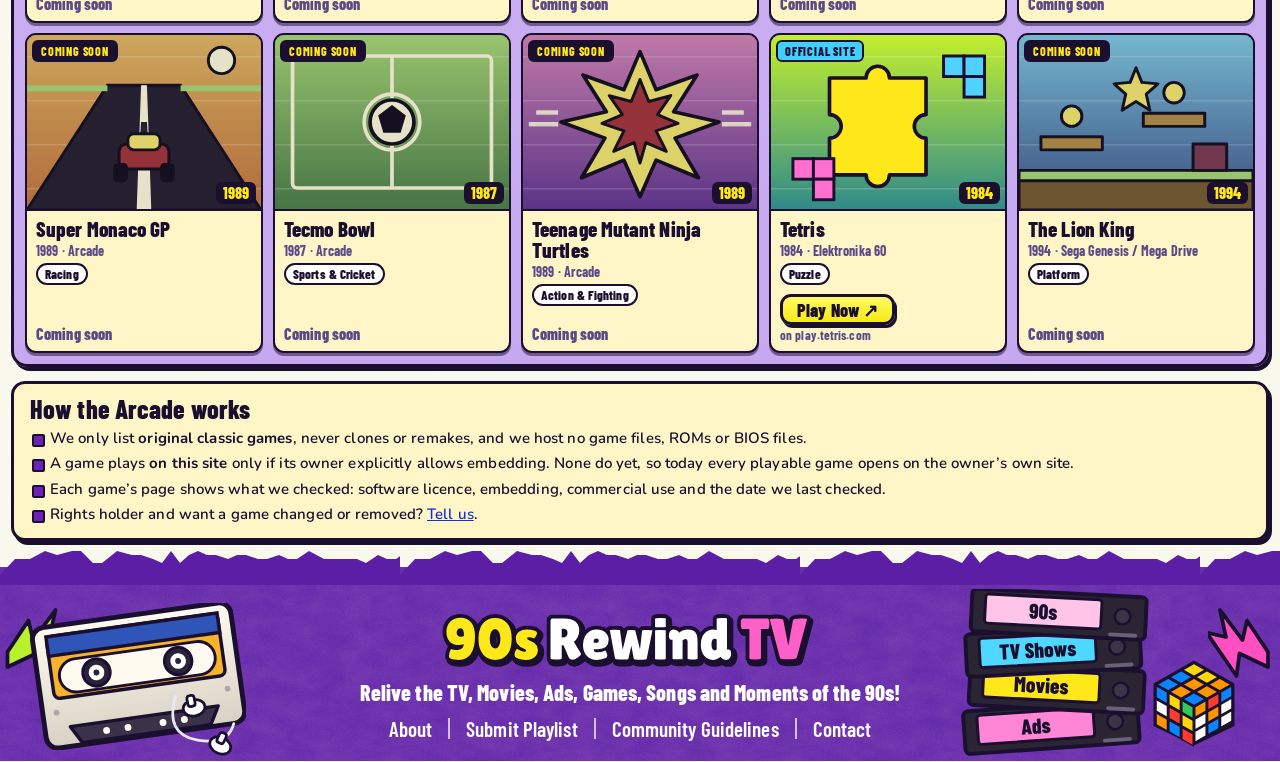
<file: arcade.html>
<!DOCTYPE html>
<html lang="en">
<head>
<meta charset="UTF-8">
<meta name="viewport" content="width=device-width, initial-scale=1">
<title>90s Rewind Arcade — Your childhood games are back</title>
<meta name="description" content="The 90s Rewind Arcade: 40 classic games from the 80s and 90s, with the real play link for each, shown honestly. Search by title, genre, platform and year.">
<link rel="preload" href="assets/fonts/barlow-condensed-latin-800-normal.woff2" as="font" type="font/woff2" crossorigin>
<link rel="stylesheet" href="css/home.css">
<link rel="stylesheet" href="css/arcade.css">
</head>
<body data-page="games">
<a class="skip" href="#main">Skip to content</a>

<!-- header, tabs, What's New ticker and search come from js/site.js (shared by every page) -->
<div id="site-top"></div>
<script src="js/content.js"></script>
<script src="js/site.js"></script>

<main id="main" class="page arc">

  <!-- ======================= BANNER ======================= -->
  <section class="arc-hero" aria-labelledby="h-arcade">
    <img class="arc-hero-ico" src="assets/ui/icons/sec-games.svg" alt="" width="84" height="84">
    <div class="arc-hero-t">
      <h1 id="h-arcade">90s Rewind <em>Arcade</em></h1>
      <p class="arc-tag">Your childhood games are back. Play them again!</p>
      <p class="arc-sub">Real classics, played the legal way: each card says exactly where the game can be played. No clones, no downloads, no dodgy ROM sites.</p>
    </div>
    <ul class="arc-legend" aria-label="What the labels mean">
      <li><span class="stat stat-web">PLAY ON SITE</span><span>Plays right here, when the owner allows it.</span></li>
      <li><span class="stat stat-ext">OFFICIAL SITE</span><span>Opens the owner’s own page in a new tab.</span></li>
      <li><span class="stat stat-soon">COMING SOON</span><span>No authorised version found yet. No fake Play button.</span></li>
    </ul>
  </section>

  <!-- ======================= SEARCH AND FILTERS ======================= -->
  <form class="arc-filters" id="arc-form" role="search" aria-label="Search and filter the Arcade" autocomplete="off">
    <div class="arc-row">
      <label class="arc-f arc-f-q"><span>Search by title</span><input id="f-q" type="search" placeholder="Try “mario”, “road rash” or “pacman”" autocapitalize="off" spellcheck="false"></label>
      <label class="arc-f"><span>Genre</span><select id="f-genre"></select></label>
      <label class="arc-f"><span>Original platform</span><select id="f-platform"></select></label>
      <label class="arc-f"><span>Release period</span><select id="f-period"></select></label>
    </div>
    <div class="arc-row arc-row-2">
      <div class="fchips" id="f-status" role="group" aria-label="Show games that are"></div>
      <button class="btn fclear" id="f-clear" type="button" hidden>Clear filters</button>
      <p class="fcount" id="f-count" role="status" aria-live="polite"></p>
    </div>
  </form>

  <nav class="arc-jump" id="arc-jump" aria-label="Jump to a section" hidden></nav>

  <!-- ======================= SECTIONS (drawn by js/arcade.js) ======================= -->
  <div class="arc-out" id="arc-out"><p class="load-err">Loading the Arcade…</p></div>
  <noscript><p class="load-err">The Arcade needs JavaScript to list the games.</p></noscript>

  <aside class="arc-rules" aria-labelledby="h-rules">
    <h2 id="h-rules">How the Arcade works</h2>
    <ul>
      <li>We only list <b>original classic games</b>, never clones or remakes, and we host no game files, ROMs or BIOS files.</li>
      <li>A game plays <b>on this site</b> only if its owner explicitly allows embedding. None do yet, so today every playable game opens on the owner’s own site.</li>
      <li>Each game’s page shows what we checked: software licence, embedding, commercial use and the date we last checked.</li>
      <li>Rights holder and want a game changed or removed? <a href="https://github.com/nileshpatil30/the90sindia/issues/new" target="_blank" rel="noopener noreferrer">Tell us</a>.</li>
    </ul>
  </aside>
</main>

<div id="site-bottom"></div>

<script src="js/tv-episodes.js"></script>
<script src="js/tv-library.js"></script>
<script src="js/tv-mahabharat.js"></script>
<script src="js/tv-ads.js"></script>
<script src="js/tv-schedule.js"></script>
<script src="js/tv-config.js"></script>
<script src="js/tv-engine.js"></script>
<script src="js/tv-thumbs.js"></script>
<script src="js/arcade-data.js"></script>
<script src="js/catalogue.js"></script>
<script src="js/arcade-ui.js"></script>
<script src="js/arcade.js"></script>
</body>
</html>
</file>
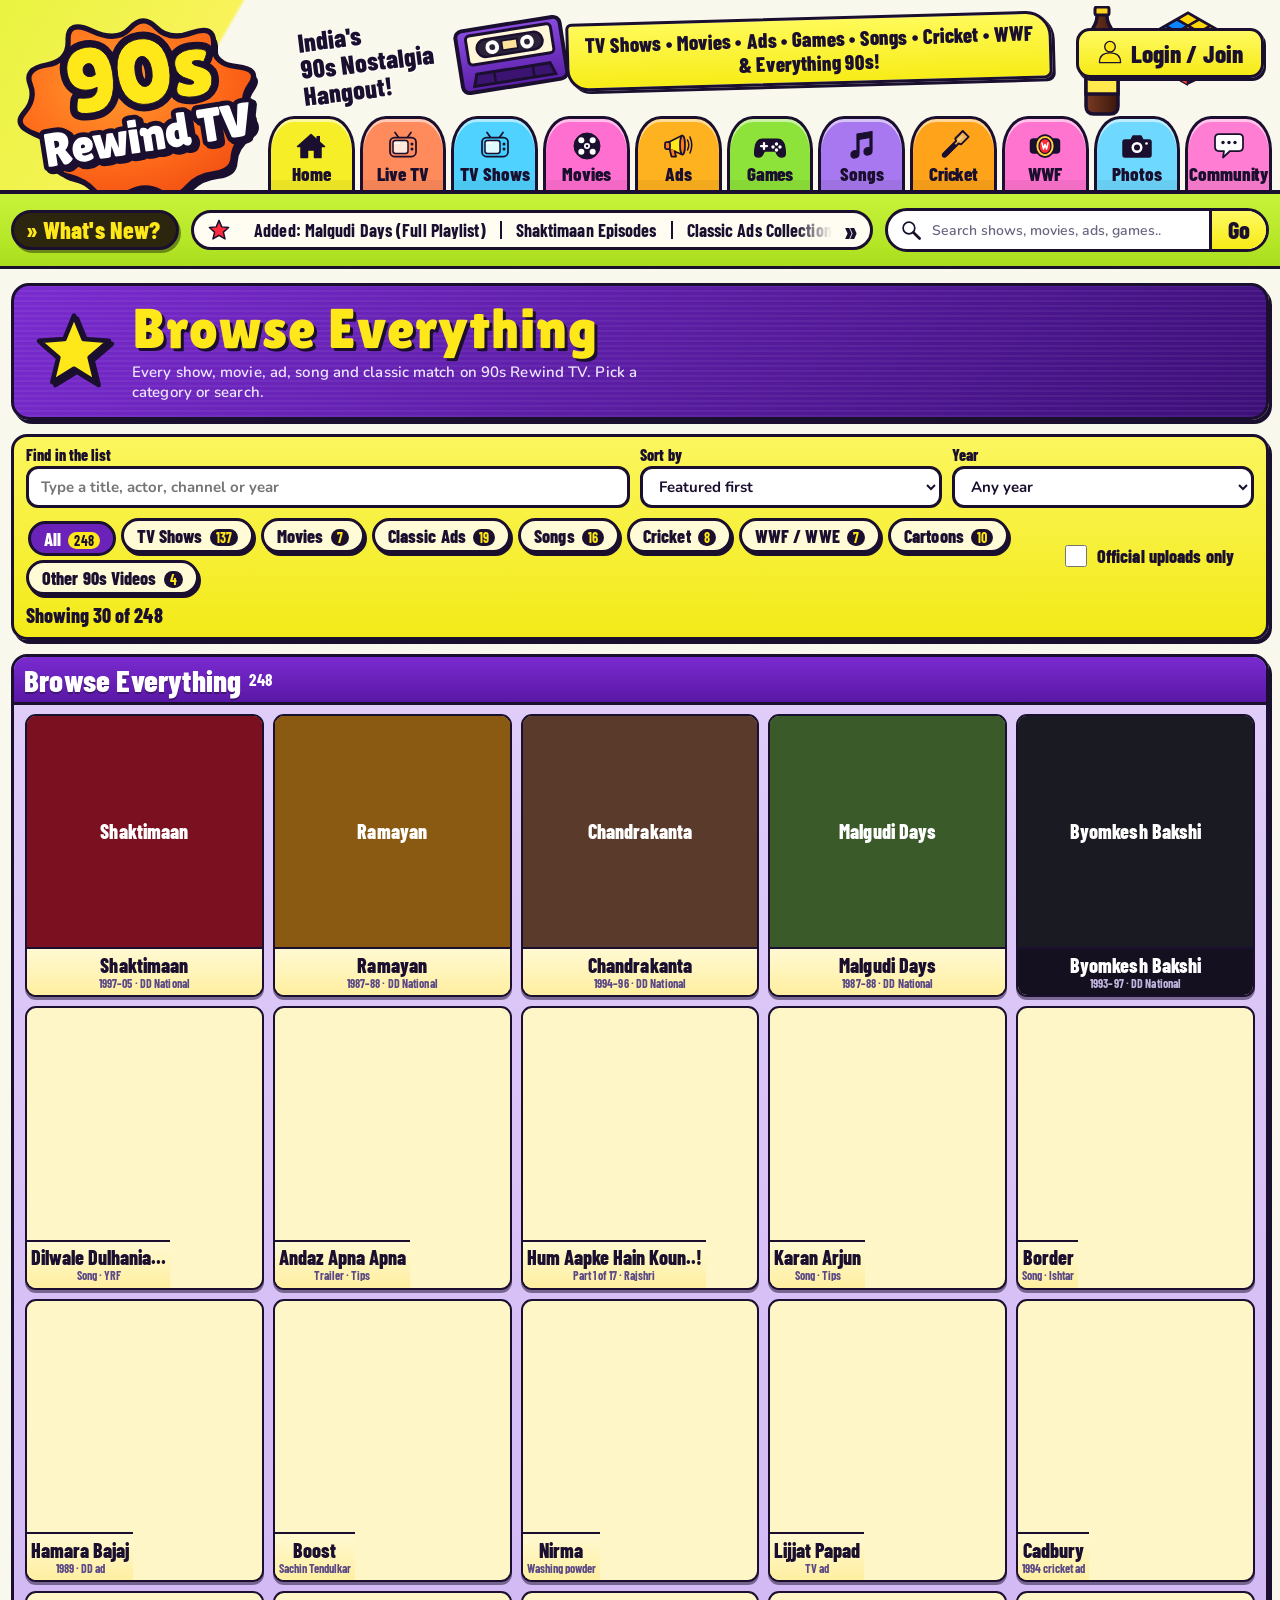
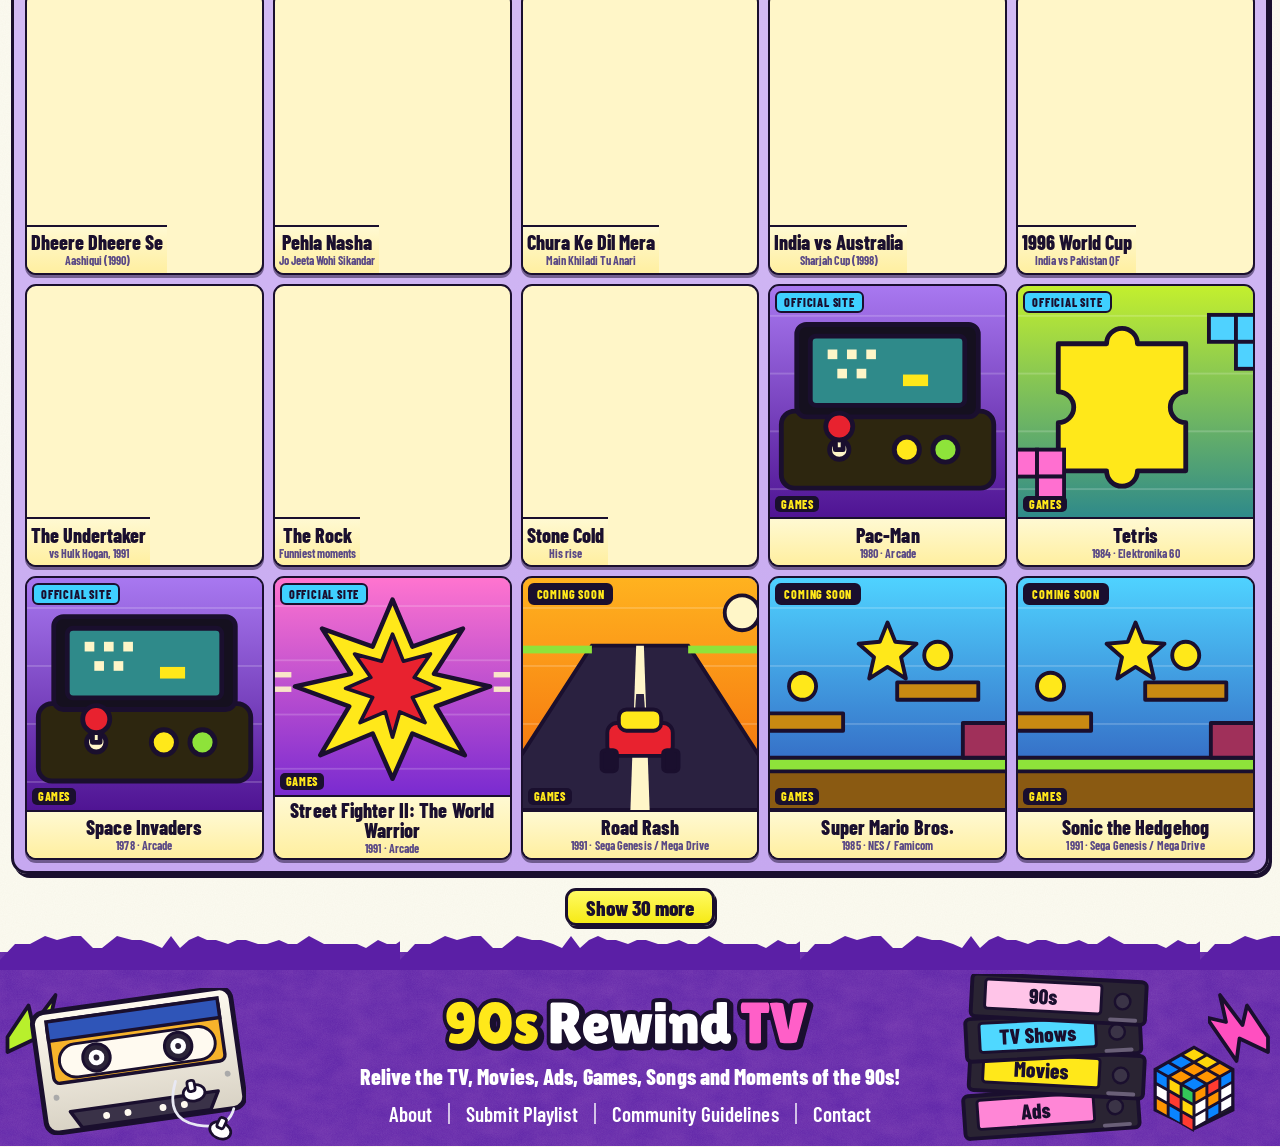
<file: browse.html>
<!DOCTYPE html>
<html lang="en">
<head>
<meta charset="UTF-8">
<meta name="viewport" content="width=device-width, initial-scale=1">
<title>Browse — 90s Rewind TV</title>
<meta name="description" content="Browse every 90s TV show, movie, classic ad, song, cricket classic, WWF match and cartoon on 90s Rewind TV, or search them all.">
<link rel="preload" href="assets/fonts/barlow-condensed-latin-800-normal.woff2" as="font" type="font/woff2" crossorigin>
<link rel="stylesheet" href="css/home.css">
<link rel="stylesheet" href="css/arcade.css">
<link rel="stylesheet" href="css/pages.css">
</head>
<body data-page="browse">
<a class="skip" href="#main">Skip to content</a>

<div id="site-top"></div>
<script src="js/content.js"></script>
<script src="js/site.js"></script>

<main id="main" class="page arc brw">

  <section class="arc-hero brw-hero" aria-labelledby="h-browse">
    <img class="arc-hero-ico" id="b-ico" src="assets/ui/icons/sec-star.svg" alt="" width="84" height="84">
    <div class="arc-hero-t">
      <h1 id="h-browse">Browse</h1>
      <p class="arc-sub" id="b-blurb">Everything on 90s Rewind TV, in one place.</p>
    </div>
  </section>

  <form class="arc-filters" id="b-form" role="search" aria-label="Filter the list" autocomplete="off">
    <div class="arc-row brw-row">
      <label class="arc-f arc-f-q"><span id="b-qlabel">Find in the list</span><input id="b-q" type="search" placeholder="Type a title, actor, channel or year" autocapitalize="off" spellcheck="false"></label>
      <label class="arc-f"><span>Sort by</span><select id="b-sort"></select></label>
      <label class="arc-f"><span>Year</span><select id="b-decade"></select></label>
    </div>
    <div class="arc-row arc-row-2 brw-row-2">
      <div class="fchips" id="b-cats" role="group" aria-label="Category"></div>
      <label class="brw-off"><input type="checkbox" id="b-official"> <span>Official uploads only</span></label>
      <button class="btn fclear" id="b-clear" type="button" hidden>Clear filters</button>
      <p class="fcount" id="b-count" role="status" aria-live="polite"></p>
    </div>
  </form>

  <div id="b-out"><p class="load-err">Loading the list…</p></div>
  <p class="brw-more" id="b-more-wrap" hidden><button class="btn" id="b-more" type="button">Show more</button></p>
  <noscript><p class="load-err">This page needs JavaScript to list the videos.</p></noscript>
</main>

<div id="site-bottom"></div>

<script src="js/tv-episodes.js"></script>
<script src="js/tv-library.js"></script>
<script src="js/tv-mahabharat.js"></script>
<script src="js/tv-ads.js"></script>
<script src="js/tv-schedule.js"></script>
<script src="js/tv-config.js"></script>
<script src="js/tv-engine.js"></script>
<script src="js/tv-thumbs.js"></script>
<script src="js/arcade-data.js"></script>
<script src="js/catalogue.js"></script>
<script src="js/browse.js"></script>
</body>
</html>
</file>
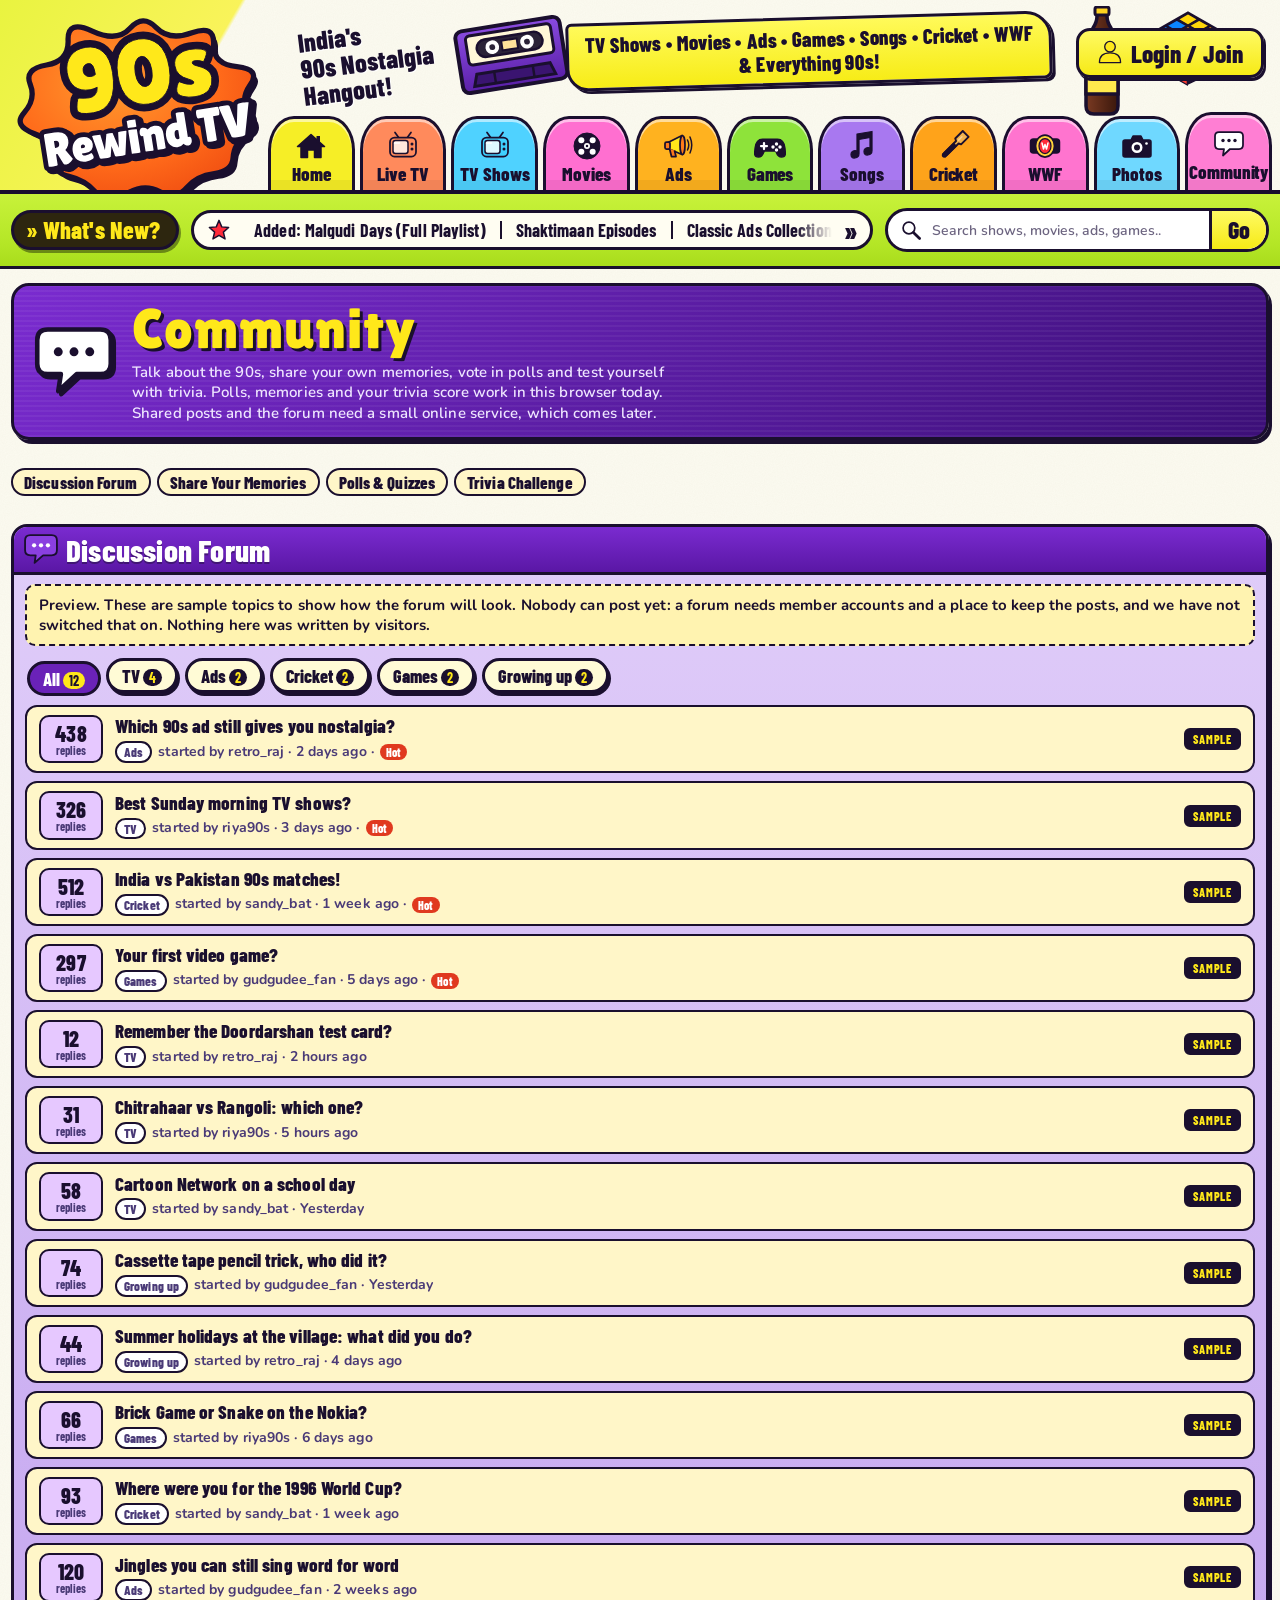
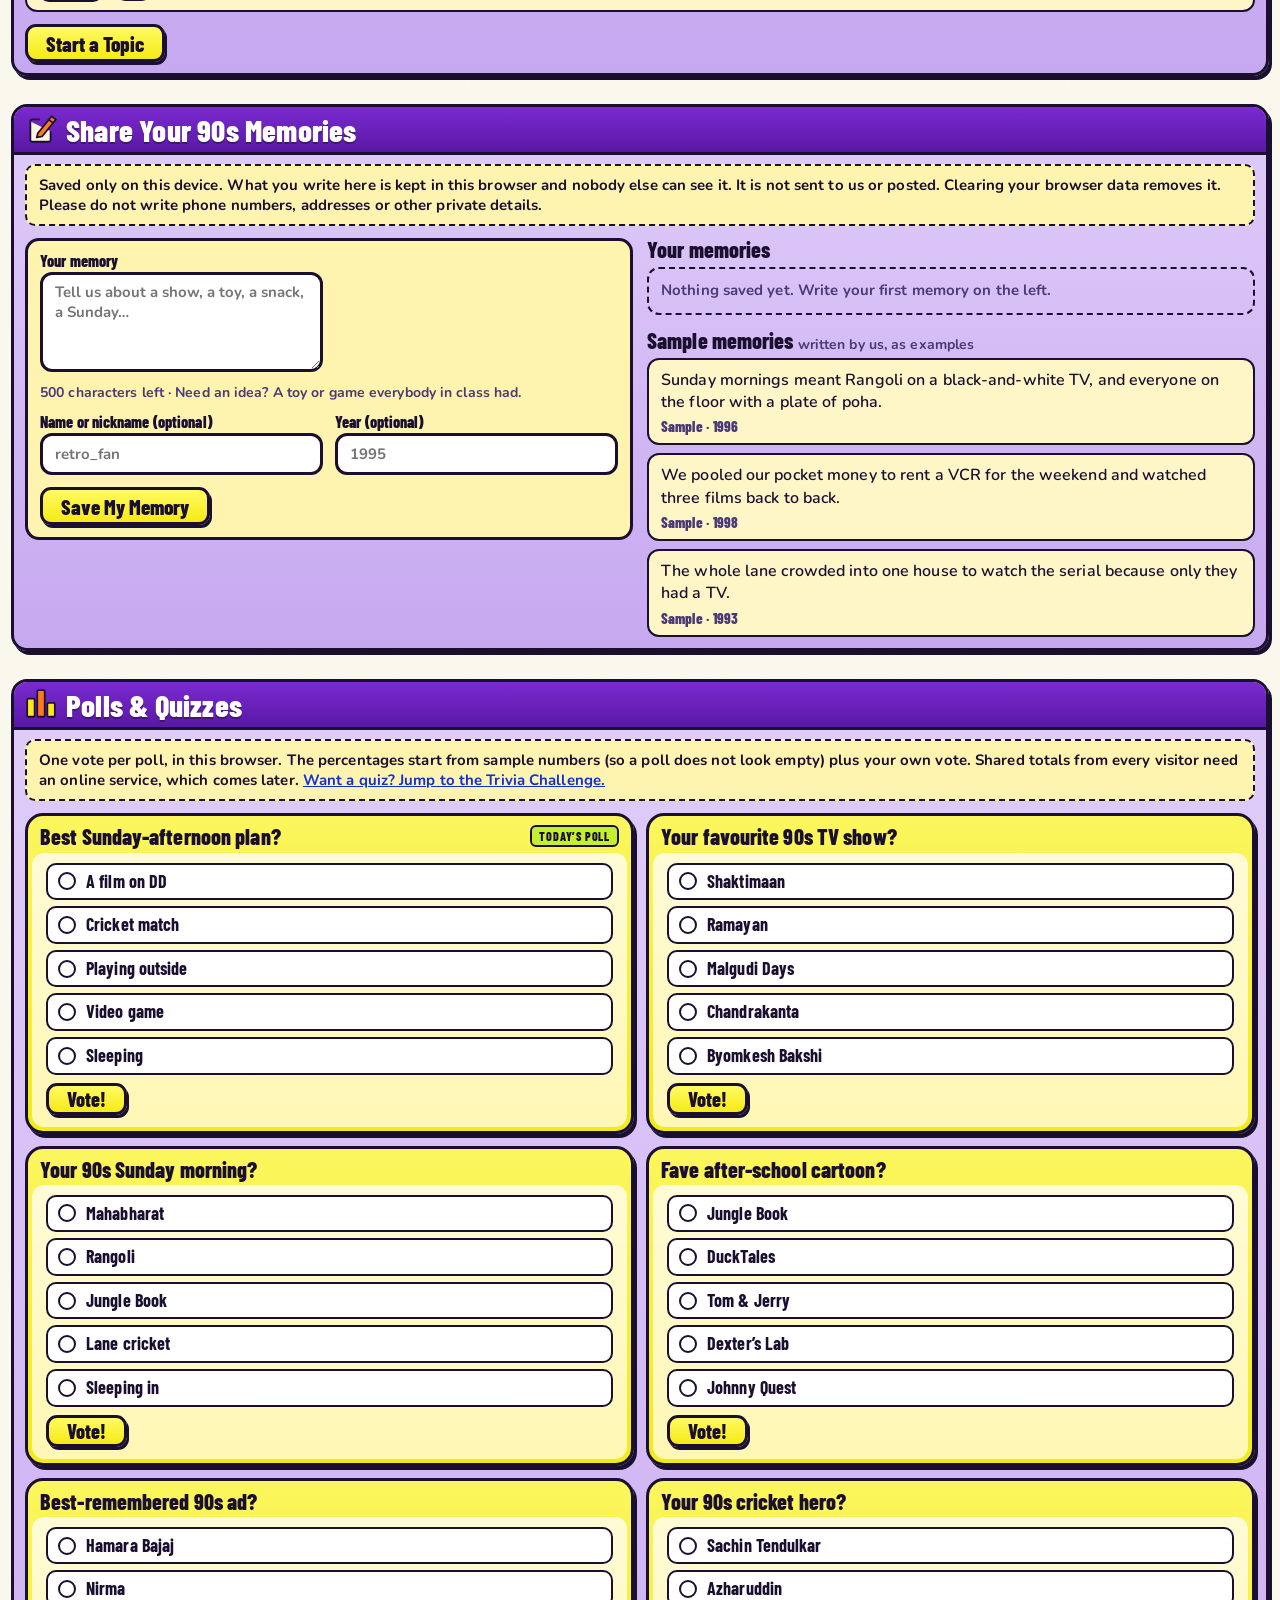
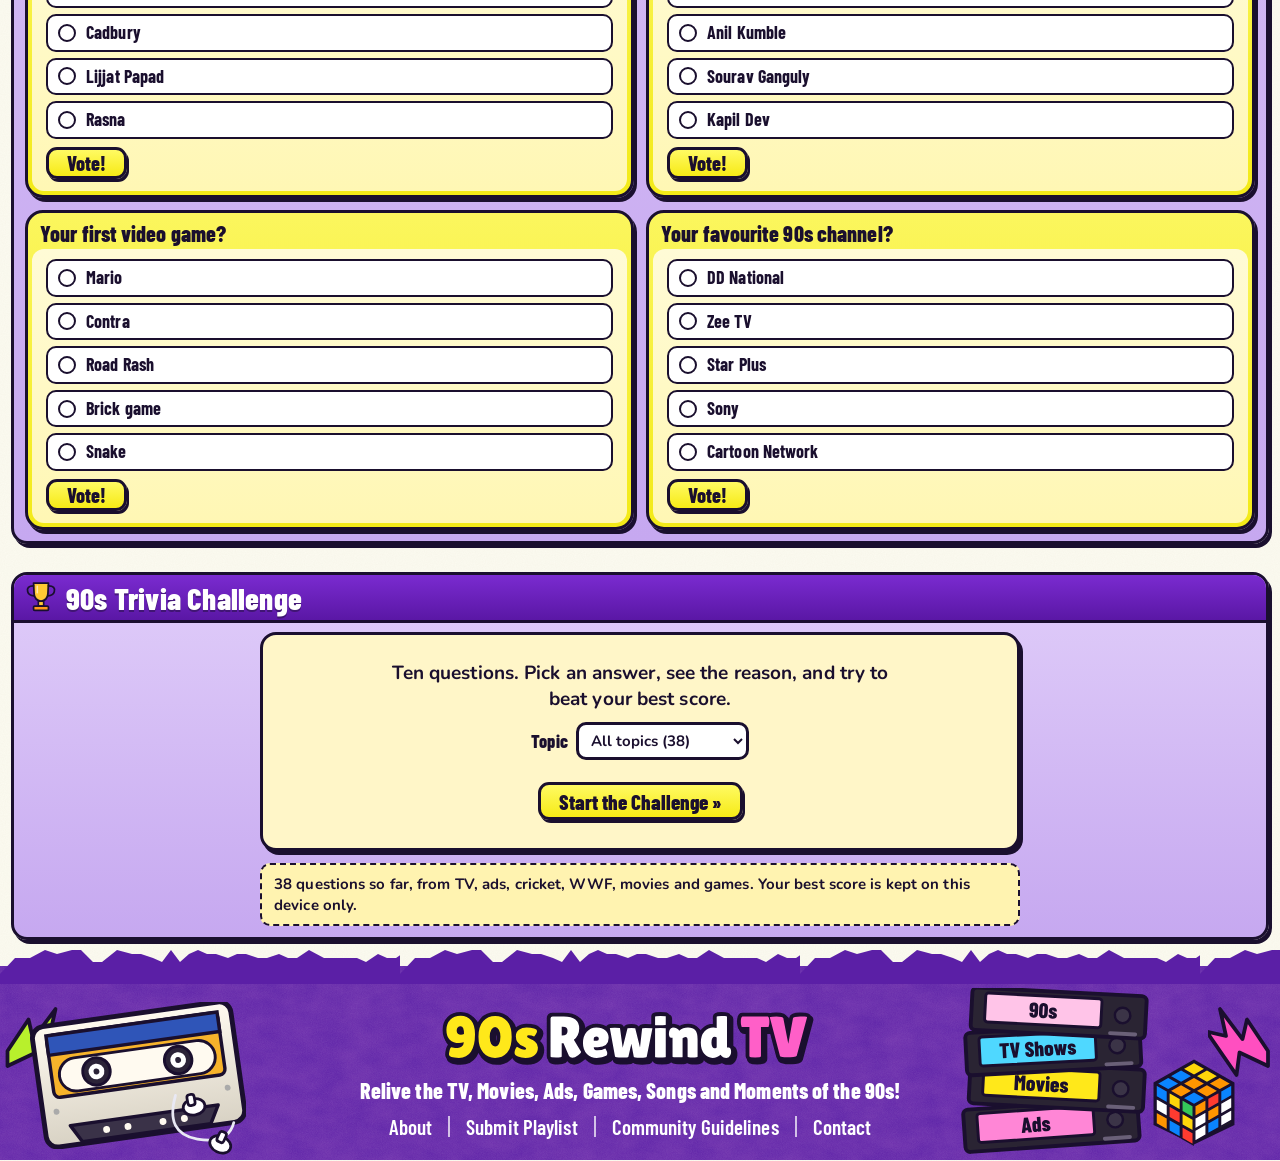
<file: community.html>
<!DOCTYPE html>
<html lang="en">
<head>
<meta charset="UTF-8">
<meta name="viewport" content="width=device-width, initial-scale=1">
<title>Community — 90s Rewind TV</title>
<meta name="description" content="The 90s Rewind TV community: discussion forum, share your 90s memories, polls and the 90s trivia challenge.">
<link rel="preload" href="assets/fonts/barlow-condensed-latin-800-normal.woff2" as="font" type="font/woff2" crossorigin>
<link rel="stylesheet" href="css/home.css">
<link rel="stylesheet" href="css/arcade.css">
<link rel="stylesheet" href="css/pages.css">
</head>
<body data-page="community">
<a class="skip" href="#main">Skip to content</a>

<div id="site-top"></div>
<script src="js/content.js"></script>
<script src="js/site.js"></script>

<main id="main" class="page arc cmty">

  <section class="arc-hero is-plain" aria-labelledby="h-cmty">
    <img class="arc-hero-ico" src="assets/ui/icons/community.svg" alt="" width="84" height="84">
    <div class="arc-hero-t">
      <h1 id="h-cmty">Community</h1>
      <p class="arc-sub">Talk about the 90s, share your own memories, vote in polls and test yourself with trivia. Polls, memories and your trivia score work in this browser today. Shared posts and the forum need a small online service, which comes later.</p>
    </div>
  </section>

  <nav class="arc-jump" aria-label="On this page">
    <a href="#forum">Discussion Forum</a><a href="#memories">Share Your Memories</a><a href="#polls">Polls &amp; Quizzes</a><a href="#trivia">Trivia Challenge</a>
  </nav>

  <!-- ===== Discussion Forum ===== -->
  <section class="sec arc-sec" id="forum" aria-labelledby="h-forum">
    <header class="sec-h"><img src="assets/ui/icons/c-forum.svg" alt="" width="34" height="34"><h2 id="h-forum">Discussion Forum</h2></header>
    <div class="sec-b">
      <p class="cm-note"><b>Preview.</b> These are sample topics to show how the forum will look. Nobody can post yet: a forum needs member accounts and a place to keep the posts, and we have not switched that on. Nothing here was written by visitors.</p>
      <div class="fchips" id="f-cats" role="group" aria-label="Forum topics"></div>
      <ul class="cm-topics" id="f-list" aria-label="Sample topics"></ul>
      <p class="cm-act"><button class="btn" id="f-new" type="button">Start a Topic</button></p>
      <p class="cm-msg" id="f-msg" role="status" aria-live="polite" hidden></p>
    </div>
  </section>

  <!-- ===== Share Your 90s Memories ===== -->
  <section class="sec arc-sec" id="memories" aria-labelledby="h-mem">
    <header class="sec-h"><img src="assets/ui/icons/c-share.svg" alt="" width="34" height="34"><h2 id="h-mem">Share Your 90s Memories</h2></header>
    <div class="sec-b">
      <p class="cm-note"><b>Saved only on this device.</b> What you write here is kept in this browser and nobody else can see it. It is not sent to us or posted. Clearing your browser data removes it. Please do not write phone numbers, addresses or other private details.</p>
      <div class="cm-grid">
        <form class="subform cm-form" id="m-form" novalidate>
          <label class="arc-f arc-f-wide"><span>Your memory</span><textarea id="m-text" rows="4" maxlength="500" placeholder="Tell us about a show, a toy, a snack, a Sunday…" required aria-describedby="m-hint"></textarea></label>
          <p class="cm-hint arc-f-wide" id="m-hint"><span id="m-left">500</span> characters left · <span id="m-prompt"></span></p>
          <label class="arc-f"><span>Name or nickname (optional)</span><input id="m-name" type="text" maxlength="30" autocomplete="off" placeholder="retro_fan"></label>
          <label class="arc-f"><span>Year (optional)</span><input id="m-year" type="text" inputmode="numeric" maxlength="4" placeholder="1995" autocomplete="off"></label>
          <p class="sub-err" id="m-err" role="alert" hidden></p>
          <div class="sub-act"><button class="btn" type="submit">Save My Memory</button></div>
        </form>
        <div class="cm-wall">
          <h3 class="cm-h">Your memories <small id="m-count"></small></h3>
          <ul class="cm-mems" id="m-mine" aria-live="polite"></ul>
          <p class="cm-act cm-clear" id="m-clear-wrap" hidden><button class="btn btn-ghost" id="m-clear" type="button">Remove all of mine</button></p>
          <h3 class="cm-h">Sample memories <small>written by us, as examples</small></h3>
          <ul class="cm-mems" id="m-sample"></ul>
        </div>
      </div>
    </div>
  </section>

  <!-- ===== Polls & Quizzes ===== -->
  <section class="sec arc-sec" id="polls" aria-labelledby="h-polls">
    <header class="sec-h"><img src="assets/ui/icons/c-polls.svg" alt="" width="34" height="34"><h2 id="h-polls">Polls &amp; Quizzes</h2></header>
    <div class="sec-b">
      <p class="cm-note"><b>One vote per poll, in this browser.</b> The percentages start from sample numbers (so a poll does not look empty) plus your own vote. Shared totals from every visitor need an online service, which comes later. <a href="#trivia">Want a quiz? Jump to the Trivia Challenge.</a></p>
      <div class="cm-polls" id="p-list"><p class="load-err">Loading the polls…</p></div>
    </div>
  </section>

  <!-- ===== Trivia Challenge ===== -->
  <section class="sec arc-sec" id="trivia" aria-labelledby="h-trivia">
    <header class="sec-h"><img src="assets/ui/icons/c-trophy.svg" alt="" width="34" height="34"><h2 id="h-trivia">90s Trivia Challenge</h2></header>
    <div class="sec-b">
      <div class="tg" id="tg"><p class="load-err">Loading the questions…</p></div>
      <p class="cm-note" id="tg-note"></p>
    </div>
  </section>
</main>

<div id="site-bottom"></div>

<script src="js/tv-episodes.js"></script>
<script src="js/tv-library.js"></script>
<script src="js/tv-mahabharat.js"></script>
<script src="js/tv-ads.js"></script>
<script src="js/tv-schedule.js"></script>
<script src="js/tv-config.js"></script>
<script src="js/tv-engine.js"></script>
<script src="js/tv-thumbs.js"></script>
<script src="js/arcade-data.js"></script>
<script src="js/catalogue.js"></script>
<script src="js/poll-data.js"></script>
<script src="js/trivia-data.js"></script>
<script src="js/community-data.js"></script>
<script src="js/engage.js"></script>
<script src="js/community.js"></script>
</body>
</html>
</file>
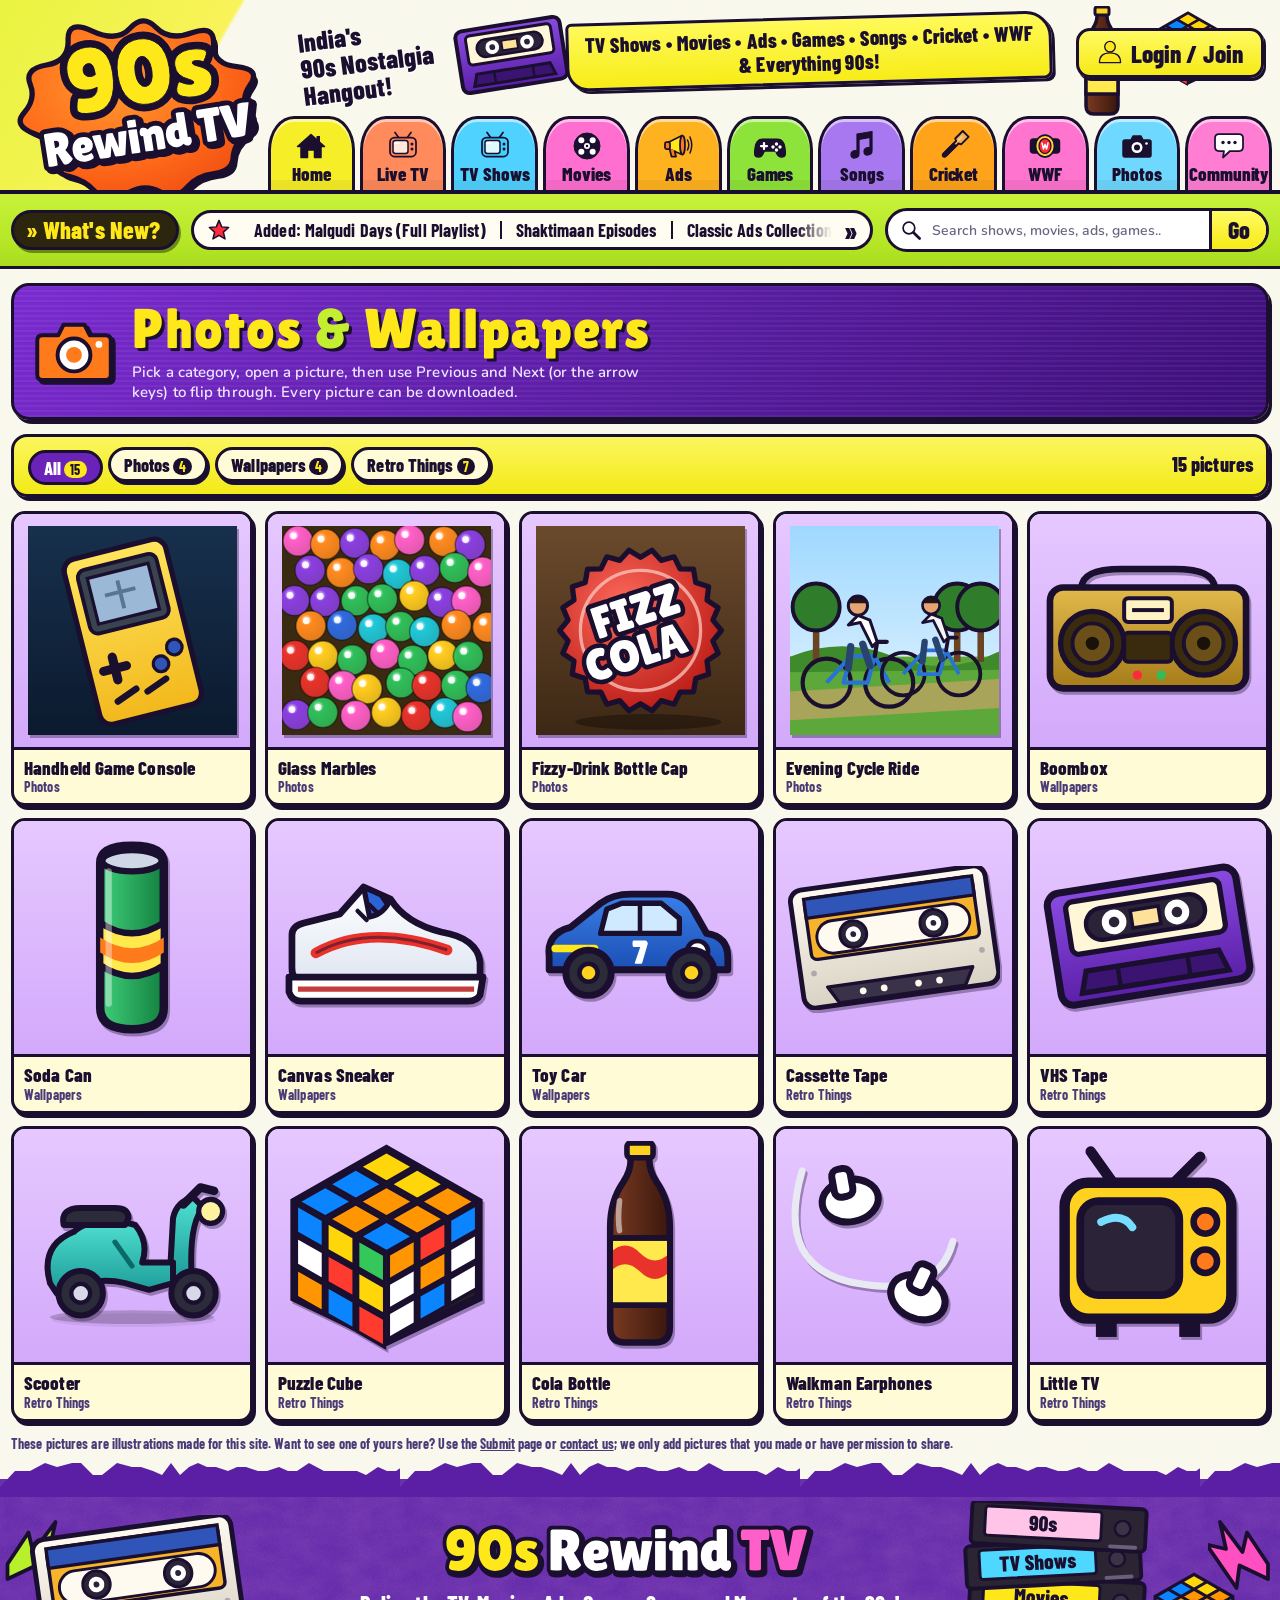
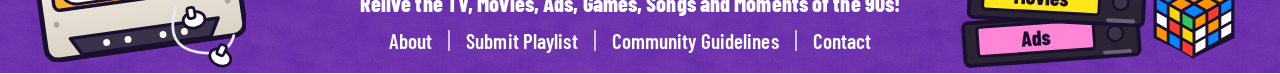
<file: gallery.html>
<!DOCTYPE html>
<html lang="en">
<head>
<meta charset="UTF-8">
<meta name="viewport" content="width=device-width, initial-scale=1">
<title>Photos &amp; Wallpapers — 90s Rewind TV</title>
<meta name="description" content="90s photos, wallpapers and retro things. Pick a category, open a picture and flip through with Previous and Next.">
<link rel="preload" href="assets/fonts/barlow-condensed-latin-800-normal.woff2" as="font" type="font/woff2" crossorigin>
<link rel="stylesheet" href="css/home.css">
<link rel="stylesheet" href="css/arcade.css">
<link rel="stylesheet" href="css/pages.css">
</head>
<body data-page="gallery">
<a class="skip" href="#main">Skip to content</a>

<div id="site-top"></div>
<script src="js/content.js"></script>
<script src="js/site.js"></script>

<main id="main" class="page arc pix">

  <section class="arc-hero is-plain" aria-labelledby="h-gal">
    <img class="arc-hero-ico" src="assets/ui/icons/sec-photos.svg" alt="" width="84" height="84">
    <div class="arc-hero-t">
      <h1 id="h-gal">Photos <em>&amp;</em> Wallpapers</h1>
      <p class="arc-sub">Pick a category, open a picture, then use Previous and Next (or the arrow keys) to flip through. Every picture can be downloaded.</p>
    </div>
  </section>

  <form class="arc-filters pix-filters" id="g-form" aria-label="Filter the pictures" onsubmit="return false">
    <div class="fchips" id="g-cats" role="group" aria-label="Category"></div>
    <p class="fcount" id="g-count" role="status" aria-live="polite"></p>
  </form>

  <ul class="pix-grid" id="g-grid" aria-label="Pictures"><li class="load-err">Loading the pictures…</li></ul>
  <noscript><p class="load-err">This page needs JavaScript to show the pictures.</p></noscript>

  <p class="prose-n pix-note">These pictures are illustrations made for this site. Want to see one of yours here? Use the <a href="about.html#submit">Submit</a> page or <a href="about.html#contact">contact us</a>; we only add pictures that you made or have permission to share.</p>
</main>

<div id="site-bottom"></div>

<script src="js/tv-episodes.js"></script>
<script src="js/tv-library.js"></script>
<script src="js/tv-mahabharat.js"></script>
<script src="js/tv-ads.js"></script>
<script src="js/tv-schedule.js"></script>
<script src="js/tv-config.js"></script>
<script src="js/tv-engine.js"></script>
<script src="js/tv-thumbs.js"></script>
<script src="js/arcade-data.js"></script>
<script src="js/catalogue.js"></script>
<script src="js/gallery-data.js"></script>
<script src="js/gallery.js"></script>
</body>
</html>
</file>
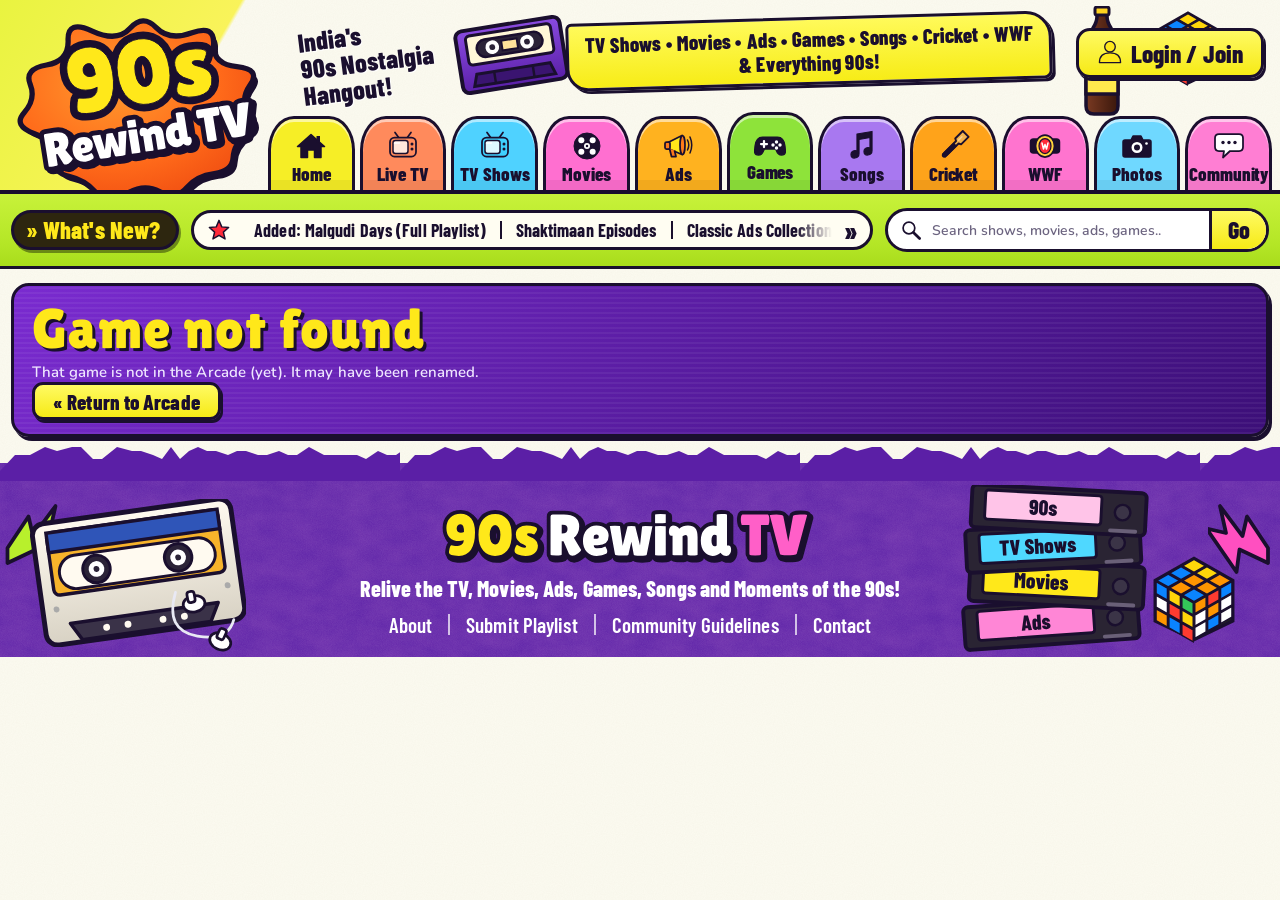
<file: game.html>
<!DOCTYPE html>
<html lang="en">
<head>
<meta charset="UTF-8">
<meta name="viewport" content="width=device-width, initial-scale=1">
<title>Game — 90s Rewind Arcade</title>
<meta name="description" content="A classic game in the 90s Rewind Arcade: where it plays, how to play it and what we checked.">
<link rel="preload" href="assets/fonts/barlow-condensed-latin-800-normal.woff2" as="font" type="font/woff2" crossorigin>
<link rel="stylesheet" href="css/home.css">
<link rel="stylesheet" href="css/arcade.css">
</head>
<body data-page="games">
<a class="skip" href="#main">Skip to content</a>

<div id="site-top"></div>
<script src="js/content.js"></script>
<script src="js/site.js"></script>

<main id="main" class="page arc gp" tabindex="-1">
  <p class="load-err" id="gp-load">Loading the game…</p>
</main>

<div id="site-bottom"></div>

<script src="js/tv-episodes.js"></script>
<script src="js/tv-library.js"></script>
<script src="js/tv-mahabharat.js"></script>
<script src="js/tv-ads.js"></script>
<script src="js/tv-schedule.js"></script>
<script src="js/tv-config.js"></script>
<script src="js/tv-engine.js"></script>
<script src="js/tv-thumbs.js"></script>
<script src="js/arcade-data.js"></script>
<script src="js/catalogue.js"></script>
<script src="js/arcade-ui.js"></script>
<script src="js/game.js"></script>
</body>
</html>
</file>
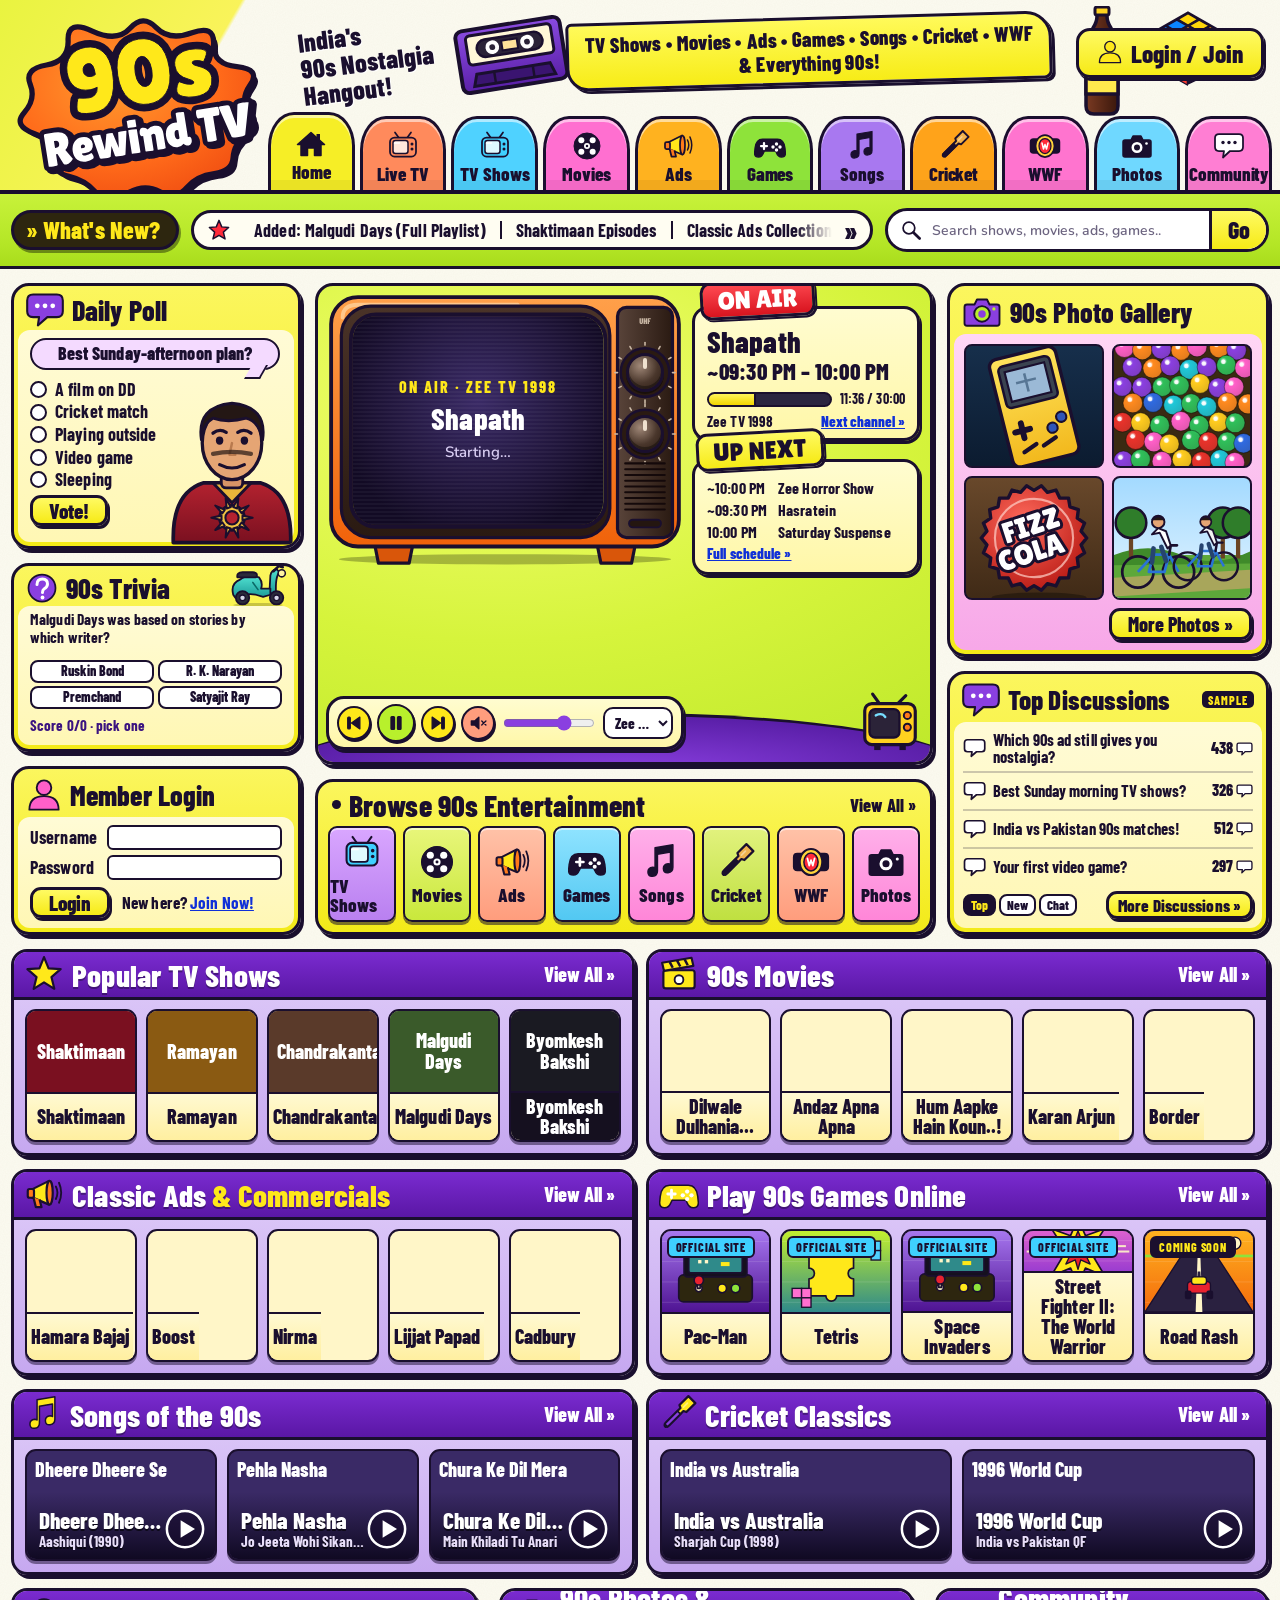
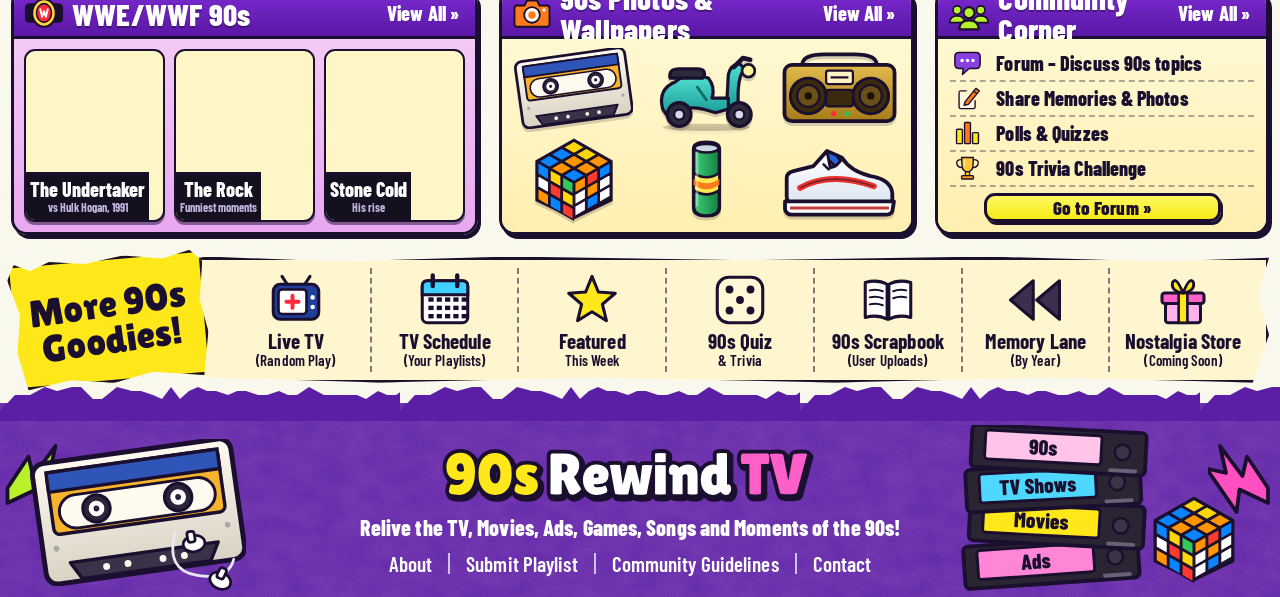
<file: home.html>
<!DOCTYPE html>
<html lang="en">
<head>
<meta charset="UTF-8">
<meta name="viewport" content="width=device-width, initial-scale=1">
<title>90s Rewind TV — India's 90s Nostalgia Hangout</title>
<meta name="description" content="90s Rewind TV: live Doordarshan-style TV with real weekly timetables, 90s TV shows, movies, ads, games, songs, cricket and WWF classics.">
<link rel="preload" href="assets/fonts/barlow-condensed-latin-800-normal.woff2" as="font" type="font/woff2" crossorigin>
<link rel="stylesheet" href="css/home.css">
</head>
<body data-page="home">
<a class="skip" href="#main">Skip to content</a>

<!-- header, tabs, What's New ticker and search come from js/site.js (shared by every page) -->
<div id="site-top"></div>
<script src="js/content.js"></script>
<script src="js/site.js"></script>

<main id="main" class="page">

  <!-- ======================= THREE-COLUMN HERO ======================= -->
  <div class="hero">

    <!-- LEFT -->
    <div class="col col-l">
      <section class="panel pl-poll" aria-labelledby="h-poll">
        <header class="panel-h"><img src="assets/ui/icons/poll.svg" alt="" width="40" height="40"><h2 id="h-poll">Daily Poll</h2></header>
        <div class="panel-b">
          <div class="bubble" id="poll-q">Your favourite 90s TV show?</div>
          <form id="poll" class="poll-form">
            <div class="poll-opts" id="poll-opts"></div>
            <button class="btn" type="submit" id="poll-go">Vote!</button>
            <small class="poll-note" id="poll-note"></small>
          </form>
          <img class="mascot" src="assets/ui/mascot.svg" alt="" width="120" height="155">
        </div>
      </section>

      <section class="panel pl-trivia" aria-labelledby="h-trivia">
        <header class="panel-h"><img src="assets/ui/icons/trivia.svg" alt="" width="38" height="38"><h2 id="h-trivia">90s Trivia</h2><img class="scooter" src="assets/ui/scooter.svg" alt="" width="92" height="68"></header>
        <div class="panel-b">
          <p class="trivia-q" id="trivia-q"></p>
          <div class="trivia-opts" id="trivia-opts" role="group" aria-labelledby="trivia-q"></div>
          <p class="trivia-a" id="trivia-a" role="status" aria-live="polite" hidden></p>
          <div class="trivia-foot"><span class="trivia-score" id="trivia-score"></span><button class="btn" type="button" id="trivia-go" hidden>Next Question »</button></div>
        </div>
      </section>

      <section class="panel pl-login" id="login" aria-labelledby="h-login">
        <header class="panel-h"><img src="assets/ui/icons/member.svg" alt="" width="36" height="36"><h2 id="h-login">Member Login</h2></header>
        <form class="panel-b login-form" id="login-form" onsubmit="return false" novalidate>
          <label for="lg-u">Username</label><input id="lg-u" type="text" autocomplete="username">
          <label for="lg-p">Password</label><input id="lg-p" type="password" autocomplete="current-password">
          <div class="login-row"><button class="btn" type="submit">Login</button><span>New here? <a href="join.html#join" id="join">Join Now!</a></span></div>
          <p class="login-note" id="login-note" role="status" hidden></p>
        </form>
      </section>
    </div>

    <!-- CENTRE -->
    <div class="col col-c">
      <section class="panel tvpanel" id="live" aria-labelledby="h-live">
        <h2 class="sr" id="h-live">Live TV</h2>
        <div class="crt" id="crt">
          <div class="crt-screen" id="crt-screen">
            <div id="crt-yt"></div>
            <div class="crt-slate" id="crt-slate" hidden>
              <p class="slate-k" id="slate-k"></p>
              <p class="slate-t" id="slate-t"></p>
              <p class="slate-l" id="slate-l"></p>
            </div>
          </div>
          <img class="crt-frame" src="assets/ui/crt.svg" alt="" width="560" height="430">
          <button class="knob knob-ch" id="knob-ch" type="button" aria-label="Change channel" title="Change channel"><i></i></button>
          <button class="knob knob-snd" id="knob-snd" type="button" aria-label="Sound" aria-pressed="false" title="Sound on / off"><i></i></button>
        </div>

        <div class="onair">
          <span class="tag tag-red">ON AIR</span>
          <div class="onair-b">
            <h3 id="oa-title">Tuning in…</h3>
            <p class="oa-ep" id="oa-ep">&nbsp;</p>
            <div class="oa-bar"><span class="oa-track"><i id="oa-fill"></i></span><span class="oa-time" id="oa-time">0:00 / 0:00</span></div>
            <p class="oa-ch"><span id="oa-ch">DD National 1987</span> <button type="button" id="oa-next">Next channel »</button></p>
          </div>
        </div>

        <div class="upnext">
          <span class="tag tag-yel">UP NEXT</span>
          <div class="upnext-b">
            <ul id="up-list"></ul>
            <a class="up-all" id="up-all" href="tv.html">Full schedule »</a>
          </div>
        </div>
        <div class="remote" id="remote" role="group" aria-label="TV controls">
          <button type="button" class="rc" id="rc-prev" aria-label="Previous channel" title="Previous channel"><img src="assets/ui/icons/r-prev.svg" alt="" width="22" height="22"></button>
          <button type="button" class="rc rc-main" id="rc-play" aria-label="Pause" aria-pressed="false" title="Pause"><img id="rc-play-i" src="assets/ui/icons/r-pause.svg" alt="" width="24" height="24"></button>
          <button type="button" class="rc" id="rc-next" aria-label="Next channel" title="Next channel"><img src="assets/ui/icons/r-next.svg" alt="" width="22" height="22"></button>
          <button type="button" class="rc" id="rc-mute" aria-label="Sound" aria-pressed="false" title="Sound on / off"><img id="rc-mute-i" src="assets/ui/icons/r-mute.svg" alt="" width="22" height="22"></button>
          <input class="rc-vol" id="rc-vol" type="range" min="0" max="100" step="5" value="70" aria-label="Volume">
          <label class="rc-sel"><span class="sr">Channel</span><select id="rc-ch"></select></label>
        </div>
        <img class="tv-mini" src="assets/ui/tv-mini.svg" alt="" width="62" height="65">
      </section>

      <section class="panel browse" aria-labelledby="h-browse">
        <header class="browse-h"><h2 id="h-browse"><i aria-hidden="true"></i>Browse 90s Entertainment</h2><a href="browse.html">View All »</a></header>
        <div class="tiles" id="tiles"></div>
      </section>
    </div>

    <!-- RIGHT -->
    <div class="col col-r">
      <section class="panel pr-gallery" aria-labelledby="h-gal">
        <header class="panel-h"><img src="assets/ui/icons/gallery.svg" alt="" width="40" height="40"><h2 id="h-gal">90s Photo Gallery</h2></header>
        <div class="panel-b">
          <div class="gal" id="gal"></div>
          <a class="btn" href="gallery.html">More Photos »</a>
        </div>
      </section>

      <section class="panel pr-disc" aria-labelledby="h-disc">
        <header class="panel-h"><img src="assets/ui/icons/discuss.svg" alt="" width="38" height="38"><h2 id="h-disc">Top Discussions</h2><span class="sample" title="Sample topics and chat. The forum and live chat come in a later phase.">SAMPLE</span></header>
        <div class="panel-b">
          <ul class="disc" id="disc"></ul>
          <div class="disc-foot">
            <div class="seg" role="tablist" aria-label="Discussions"><button type="button" role="tab" aria-selected="true" data-tab="top">Top</button><button type="button" role="tab" aria-selected="false" data-tab="new">New</button><button type="button" role="tab" aria-selected="false" data-tab="chat">Chat</button></div>
            <a class="btn" href="community.html#forum">More Discussions »</a>
          </div>
        </div>
      </section>
    </div>
  </div>

  <!-- ======================= CONTENT ROWS ======================= -->
  <div class="rows">

    <section class="sec" id="tv-shows" aria-labelledby="h-tv">
      <header class="sec-h"><img src="assets/ui/icons/sec-star.svg" alt="" width="40" height="40"><h2 id="h-tv">Popular TV Shows</h2><a href="browse.html?cat=tv">View All »</a></header>
      <div class="sec-b"><div class="cards" id="g-tv"></div></div>
    </section>

    <section class="sec" id="movies" aria-labelledby="h-mov">
      <header class="sec-h"><img src="assets/ui/icons/sec-movies.svg" alt="" width="40" height="40"><h2 id="h-mov">90s Movies</h2><a href="browse.html?cat=movies">View All »</a></header>
      <div class="sec-b"><div class="cards" id="g-movies"></div></div>
    </section>

    <section class="sec" id="ads" aria-labelledby="h-ads">
      <header class="sec-h"><img src="assets/ui/icons/sec-ads.svg" alt="" width="40" height="40"><h2 id="h-ads">Classic Ads <em>&amp; Commercials</em></h2><a href="browse.html?cat=ads">View All »</a></header>
      <div class="sec-b"><div class="cards" id="g-ads"></div></div>
    </section>

    <section class="sec" id="games" aria-labelledby="h-games">
      <header class="sec-h"><img src="assets/ui/icons/sec-games.svg" alt="" width="40" height="40"><h2 id="h-games">Play 90s Games Online</h2><a href="arcade.html">View All »</a></header>
      <div class="sec-b"><div class="cards" id="g-games"></div></div>
    </section>

    <section class="sec" id="songs" aria-labelledby="h-songs">
      <header class="sec-h"><img src="assets/ui/icons/sec-songs.svg" alt="" width="38" height="38"><h2 id="h-songs">Songs of the 90s</h2><a href="browse.html?cat=songs">View All »</a></header>
      <div class="sec-b"><div class="wides w3" id="g-songs"></div></div>
    </section>

    <section class="sec" id="cricket" aria-labelledby="h-cric">
      <header class="sec-h"><img src="assets/ui/icons/sec-cricket.svg" alt="" width="38" height="38"><h2 id="h-cric">Cricket Classics</h2><a href="browse.html?cat=cricket">View All »</a></header>
      <div class="sec-b"><div class="wides w2" id="g-cricket"></div></div>
    </section>

    <div class="row3">
      <section class="sec sec-wwf" id="wwf" aria-labelledby="h-wwf">
        <header class="sec-h"><img src="assets/ui/icons/sec-wwf.svg" alt="" width="40" height="40"><h2 id="h-wwf">WWE/WWF 90s</h2><a href="browse.html?cat=wwf">View All »</a></header>
        <div class="sec-b sec-b-pink"><div class="wrest" id="g-wwf"></div></div>
      </section>

      <section class="sec sec-paper" id="photos" aria-labelledby="h-photos">
        <header class="sec-h"><img src="assets/ui/icons/sec-photos.svg" alt="" width="40" height="40"><h2 id="h-photos">90s Photos &amp; Wallpapers</h2><a href="gallery.html">View All »</a></header>
        <div class="sec-b sec-b-paper"><div class="walls" id="g-walls"></div></div>
      </section>

      <section class="sec sec-paper" id="community" aria-labelledby="h-comm">
        <header class="sec-h"><img src="assets/ui/icons/sec-people.svg" alt="" width="42" height="42"><h2 id="h-comm">Community Corner</h2><a href="community.html">View All »</a></header>
        <div class="sec-b sec-b-paper">
          <ul class="comm" id="comm"></ul>
          <a class="btn btn-wide" href="community.html#forum" id="go-forum">Go to Forum »</a>
        </div>
      </section>
    </div>
  </div>

  <!-- ======================= MORE GOODIES ======================= -->
  <section class="goodies" aria-labelledby="h-good">
    <h2 id="h-good" class="good-label"><span>More 90s<br>Goodies!</span></h2>
    <ul class="good-strip" id="goodies"></ul>
  </section>
</main>

<!-- footer, video/picture pop-up and message toast come from js/site.js -->
<div id="site-bottom"></div>

<!-- live TV engine + the same timetable data the TV page uses -->
<script src="js/tv-episodes.js"></script>
<script src="js/tv-library.js"></script>
<script src="js/tv-mahabharat.js"></script>
<script src="js/tv-ads.js"></script>
<script src="js/tv-schedule.js"></script>
<script src="js/tv-config.js"></script>
<script src="js/tv-engine.js"></script>
<script src="js/tv-thumbs.js"></script>
<script src="js/arcade-data.js"></script>
<script src="js/catalogue.js"></script>
<!-- page content + behaviour -->
<script src="js/poll-data.js"></script>
<script src="js/trivia-data.js"></script>
<script src="js/home-data.js"></script>
<script src="js/engage.js"></script>
<script src="js/home.js"></script>
<script src="js/home-live.js"></script>
</body>
</html>
</file>
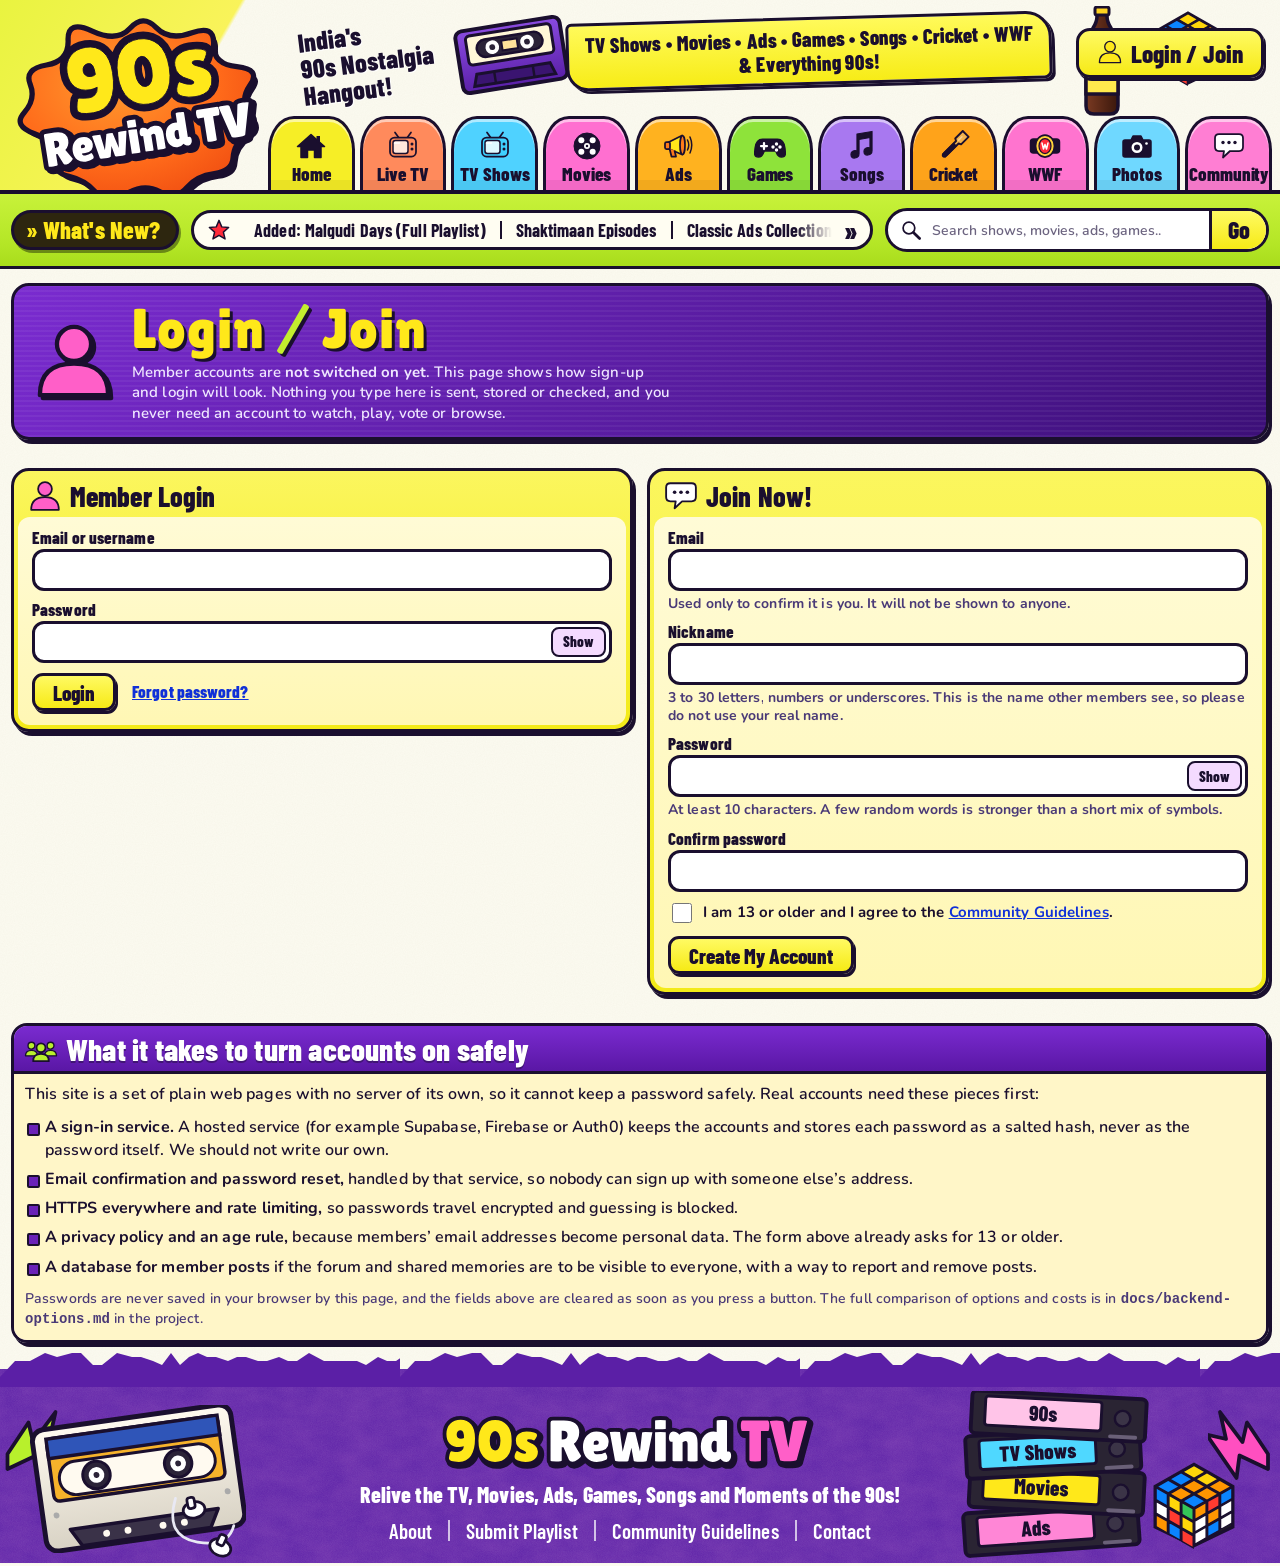
<file: join.html>
<!DOCTYPE html>
<html lang="en">
<head>
<meta charset="UTF-8">
<meta name="viewport" content="width=device-width, initial-scale=1">
<title>Login / Join — 90s Rewind TV</title>
<meta name="description" content="Member login and join page for 90s Rewind TV. Accounts are not switched on yet; this page shows how they will work.">
<link rel="preload" href="assets/fonts/barlow-condensed-latin-800-normal.woff2" as="font" type="font/woff2" crossorigin>
<link rel="stylesheet" href="css/home.css">
<link rel="stylesheet" href="css/arcade.css">
<link rel="stylesheet" href="css/pages.css">
</head>
<body data-page="join">
<a class="skip" href="#main">Skip to content</a>

<div id="site-top"></div>
<script src="js/content.js"></script>
<script src="js/site.js"></script>

<main id="main" class="page arc jn">

  <section class="arc-hero is-plain" aria-labelledby="h-join">
    <img class="arc-hero-ico" src="assets/ui/icons/member.svg" alt="" width="84" height="84">
    <div class="arc-hero-t">
      <h1 id="h-join">Login <em>/</em> Join</h1>
      <p class="arc-sub">Member accounts are <b>not switched on yet</b>. This page shows how sign-up and login will look. Nothing you type here is sent, stored or checked, and you never need an account to watch, play, vote or browse.</p>
    </div>
  </section>

  <div class="jn-grid">

    <section class="panel jn-box" id="login" aria-labelledby="h-login">
      <header class="panel-h"><img src="assets/ui/icons/member.svg" alt="" width="34" height="34"><h2 id="h-login">Member Login</h2></header>
      <form class="panel-b jn-form" id="lg-form" novalidate onsubmit="return false" autocomplete="on">
        <label class="arc-f"><span>Email or username</span><input id="lg-id" type="text" autocomplete="username" autocapitalize="off" spellcheck="false" maxlength="80"></label>
        <label class="arc-f"><span>Password</span><span class="jn-pw"><input id="lg-pw" type="password" autocomplete="current-password" maxlength="128"><button class="jn-eye" type="button" data-for="lg-pw" aria-label="Show password" aria-pressed="false">Show</button></span></label>
        <p class="sub-err" id="lg-err" role="alert" hidden></p>
        <div class="jn-act"><button class="btn" type="submit">Login</button><a class="jn-link" href="#join-note" data-soon-link>Forgot password?</a></div>
      </form>
    </section>

    <section class="panel jn-box" id="join" aria-labelledby="h-jn">
      <header class="panel-h"><img src="assets/ui/icons/community.svg" alt="" width="34" height="34"><h2 id="h-jn">Join Now!</h2></header>
      <form class="panel-b jn-form" id="jn-form" novalidate onsubmit="return false" autocomplete="on">
        <label class="arc-f"><span>Email</span><input id="jn-email" type="email" autocomplete="email" autocapitalize="off" spellcheck="false" maxlength="120" aria-describedby="jn-h-email"></label>
        <p class="jn-help" id="jn-h-email">Used only to confirm it is you. It will not be shown to anyone.</p>
        <label class="arc-f"><span>Nickname</span><input id="jn-nick" type="text" autocomplete="nickname" autocapitalize="off" spellcheck="false" maxlength="30" aria-describedby="jn-h-nick"></label>
        <p class="jn-help" id="jn-h-nick">3 to 30 letters, numbers or underscores. This is the name other members see, so please do not use your real name.</p>
        <label class="arc-f"><span>Password</span><span class="jn-pw"><input id="jn-pw" type="password" autocomplete="new-password" maxlength="128" aria-describedby="jn-h-pw"><button class="jn-eye" type="button" data-for="jn-pw" aria-label="Show password" aria-pressed="false">Show</button></span></label>
        <p class="jn-help" id="jn-h-pw">At least 10 characters. A few random words is stronger than a short mix of symbols.</p>
        <label class="arc-f"><span>Confirm password</span><input id="jn-pw2" type="password" autocomplete="new-password" maxlength="128"></label>
        <label class="jn-check"><input id="jn-ok" type="checkbox"> <span>I am 13 or older and I agree to the <a href="about.html#guidelines">Community Guidelines</a>.</span></label>
        <p class="sub-err" id="jn-err" role="alert" hidden></p>
        <div class="jn-act"><button class="btn" type="submit">Create My Account</button></div>
      </form>
    </section>
  </div>

  <p class="cm-msg jn-msg" id="jn-note" role="status" aria-live="polite" tabindex="-1" hidden></p>

  <section class="sec arc-sec" id="needs" aria-labelledby="h-needs">
    <header class="sec-h"><img src="assets/ui/icons/sec-people.svg" alt="" width="34" height="34"><h2 id="h-needs">What it takes to turn accounts on safely</h2></header>
    <div class="sec-b prose">
      <p>This site is a set of plain web pages with no server of its own, so it cannot keep a password safely. Real accounts need these pieces first:</p>
      <ul>
        <li><b>A sign-in service.</b> A hosted service (for example Supabase, Firebase or Auth0) keeps the accounts and stores each password as a salted hash, never as the password itself. We should not write our own.</li>
        <li><b>Email confirmation and password reset,</b> handled by that service, so nobody can sign up with someone else’s address.</li>
        <li><b>HTTPS everywhere and rate limiting,</b> so passwords travel encrypted and guessing is blocked.</li>
        <li><b>A privacy policy and an age rule,</b> because members’ email addresses become personal data. The form above already asks for 13 or older.</li>
        <li><b>A database for member posts</b> if the forum and shared memories are to be visible to everyone, with a way to report and remove posts.</li>
      </ul>
      <p class="prose-n">Passwords are never saved in your browser by this page, and the fields above are cleared as soon as you press a button. The full comparison of options and costs is in <code>docs/backend-options.md</code> in the project.</p>
    </div>
  </section>
</main>

<div id="site-bottom"></div>

<script src="js/tv-episodes.js"></script>
<script src="js/tv-library.js"></script>
<script src="js/tv-mahabharat.js"></script>
<script src="js/tv-ads.js"></script>
<script src="js/tv-schedule.js"></script>
<script src="js/tv-config.js"></script>
<script src="js/tv-engine.js"></script>
<script src="js/tv-thumbs.js"></script>
<script src="js/arcade-data.js"></script>
<script src="js/catalogue.js"></script>
<script src="js/join.js"></script>
</body>
</html>
</file>
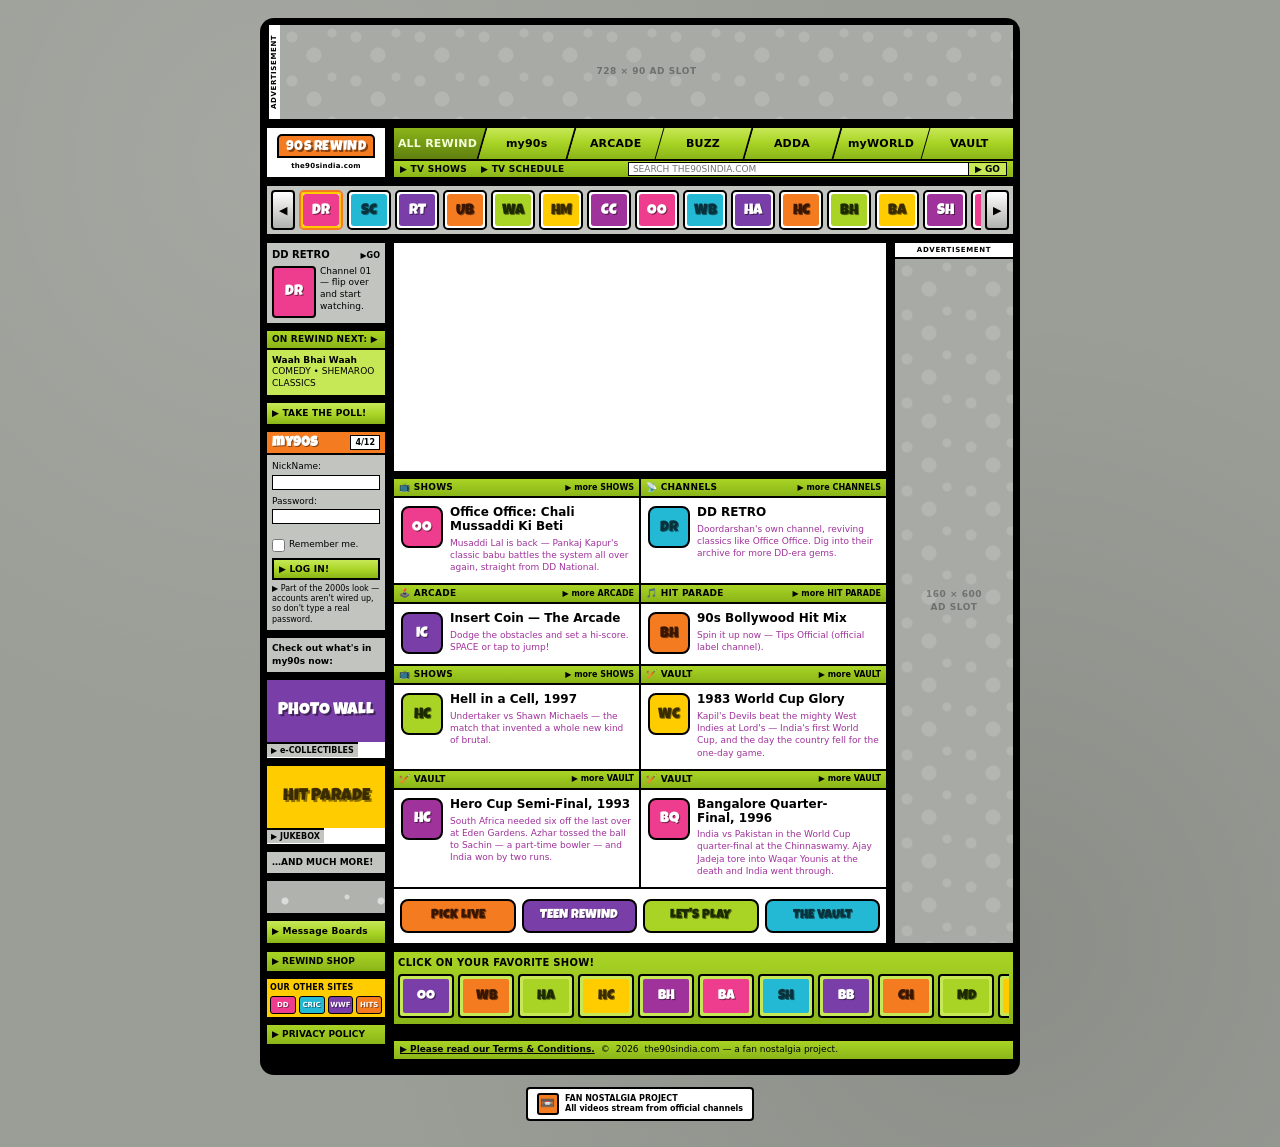
<file: portal.html>
<!DOCTYPE html>
<html lang="en">
<head>
<meta charset="UTF-8">
<meta name="viewport" content="width=device-width, initial-scale=1.0">
<title>90s REWIND — Portal</title>
<meta name="description" content="90s REWIND in the classic kids'-portal layout: channels, shows, arcade, jukebox and the vault, all on one fixed-width front page.">
<link rel="canonical" href="https://the90sindia.com/portal.html">
<link rel="icon" href="/favicon.svg" type="image/svg+xml">

<!-- Share card. Without these a link pasted into WhatsApp shows a bare URL:
     no title, no picture, and far fewer people open it. -->
<meta property="og:site_name" content="90s REWIND">
<meta property="og:type" content="website">
<meta property="og:title" content="90s REWIND — Portal">
<meta property="og:description" content="90s REWIND in the classic kids'-portal layout: channels, shows, arcade, jukebox and the vault on one page.">
<meta property="og:url" content="https://the90sindia.com/portal.html">
<meta property="og:image" content="https://the90sindia.com/og-image.png">
<meta property="og:image:width" content="1200">
<meta property="og:image:height" content="630">
<meta property="og:image:alt" content="90s REWIND — the 90s India nostalgia hub">
<meta property="og:locale" content="en_IN">
<meta name="twitter:card" content="summary_large_image">
<meta name="twitter:title" content="90s REWIND — Portal">
<meta name="twitter:description" content="90s REWIND in the classic kids'-portal layout: channels, shows, arcade, jukebox and the vault on one page.">
<meta name="twitter:image" content="https://the90sindia.com/og-image.png">
<meta name="theme-color" content="#1a0b2e">
<link rel="preconnect" href="https://fonts.googleapis.com">
<link rel="preconnect" href="https://fonts.gstatic.com" crossorigin>
<link href="https://fonts.googleapis.com/css2?family=Luckiest+Guy&display=swap" rel="stylesheet">
<link rel="stylesheet" href="css/portal.css">
</head>
<body>

<a class="skip-link" href="#stage">Skip to the player</a>

<div class="portal-scroll">
<div class="portal">

  <!-- ============ LEADERBOARD AD SLOT ============ -->
  <div class="ad ad--leaderboard">
    <div class="ad-label">ADVERTISEMENT</div>
    <div class="ad-face"><p>728 × 90 AD SLOT</p></div>
  </div>

  <!-- ============ MASTHEAD ============ -->
  <div class="masthead">
    <a class="wordmark" href="index.html">
      <span>
        <span class="wordmark-plate">90s REWIND</span>
        <span class="wordmark-sub">the90sindia.com</span>
      </span>
    </a>

    <div class="masthead-right">
      <nav class="tabs" aria-label="Main">
        <a class="tab is-current" href="portal.html"><span>ALL REWIND</span></a>
        <a class="tab" href="#my90s"><span>my90s</span></a>
        <a class="tab" href="index.html#arcade"><span>ARCADE</span></a>
        <a class="tab" href="index.html#hit-parade"><span>BUZZ</span></a>
        <a class="tab" href="index.html#adda"><span>ADDA</span></a>
        <a class="tab" href="index.html#photo-wall"><span>myWORLD</span></a>
        <a class="tab" href="index.html#vault"><span>VAULT</span></a>
      </nav>

      <div class="subnav">
        <a href="index.html#shows">▶ TV SHOWS</a>
        <a href="index.html#channel-guide">▶ TV SCHEDULE</a>
        <form class="subnav-search" id="search-form" role="search">
          <label class="visually-hidden" for="search-input">Search the90sindia.com</label>
          <input type="text" id="search-input" placeholder="SEARCH THE90SINDIA.COM">
          <button type="submit">▶ GO</button>
        </form>
      </div>
    </div>
  </div>

  <!-- ============ AVATAR CAROUSEL ============ -->
  <div class="carousel">
    <button type="button" class="carousel-paddle" id="carousel-prev" aria-label="Scroll left">◀</button>
    <div class="carousel-track" id="carousel-track"></div>
    <button type="button" class="carousel-paddle" id="carousel-next" aria-label="Scroll right">▶</button>
  </div>

  <!-- ============ BODY ============ -->
  <div class="body-grid">

    <!-- ---- LEFT RAIL ---- -->
    <div class="rail-left">

      <div class="rail-box">
        <p class="rail-head">
          <span id="rail-featured-name">Loading…</span>
          <a href="#" id="rail-featured-go">▶GO</a>
        </p>
        <div class="rail-featured">
          <span class="rail-thumb" id="rail-featured-thumb"></span>
          <p id="rail-featured-blurb">Loading channel…</p>
        </div>
      </div>

      <div class="rail-onnext">
        <div class="rail-onnext-bar">ON REWIND NEXT: ▶</div>
        <div class="rail-onnext-body">
          <strong id="rail-next-title">Loading…</strong>
          <span id="rail-next-meta"></span>
        </div>
      </div>

      <a class="rail-cta" href="index.html#hero">▶ TAKE THE POLL!</a>

      <div id="my90s">
        <div class="login-plate">
          <strong>my90s</strong>
          <span id="login-date">—</span>
        </div>
        <div class="login-box">
          <form id="login-form">
            <label for="login-nick">NickName:</label>
            <input type="text" id="login-nick" autocomplete="username">
            <label for="login-pass">Password:</label>
            <input type="password" id="login-pass" autocomplete="current-password">
            <p class="login-remember">
              <input type="checkbox" id="login-remember">
              <label for="login-remember">Remember me.</label>
            </p>
            <button type="submit" class="rail-cta">▶ LOG IN!</button>
          </form>
          <p class="login-note" id="login-note">▶ Part of the 2000s look — accounts aren't wired up, so don't type a real password.</p>
        </div>
      </div>

      <p class="rail-shout">Check out what's in my90s now:</p>

      <div id="rail-promos"></div>

      <p class="rail-shout">…AND MUCH MORE!</p>

      <div class="rail-filler" aria-hidden="true"></div>

      <a class="rail-cta" href="index.html#adda">▶ Message Boards</a>
    </div>

    <!-- ---- CENTRE ---- -->
    <div class="centre">
      <div class="stage" id="stage">
        <iframe
          id="stage-frame"
          src=""
          title="90s REWIND player"
          allow="accelerometer; autoplay; clipboard-write; encrypted-media; gyroscope; picture-in-picture"
          allowfullscreen
          loading="lazy"></iframe>
        <div class="stage-empty" id="stage-empty">
          <p class="big">📼</p>
          <p>No video ID yet for this channel.</p>
          <p class="small">Add one in <code>js/config.js</code> — see README.</p>
        </div>
      </div>

      <div class="panel">
        <div class="card-grid" id="card-grid"></div>
        <div class="badge-strip" id="badge-strip"></div>
      </div>
    </div>

    <!-- ---- RIGHT RAIL ---- -->
    <div class="rail-right">
      <div class="rail-right-label">ADVERTISEMENT</div>
      <div class="rail-right-face"><p>160 × 600<br>AD SLOT</p></div>
    </div>

  </div>

  <!-- ============ FOOTER BLOCK ============ -->
  <div class="footer-grid">
    <div class="footer-links">
      <a class="footer-link" href="index.html#hit-parade">▶ REWIND SHOP</a>
      <div class="other-sites">
        <b>OUR OTHER SITES</b>
        <div class="other-sites-row">
          <span style="background:#ee3d8f;">DD</span>
          <span style="background:#23b8d4;">CRIC</span>
          <span style="background:#7a3ea8;">WWF</span>
          <span style="background:#f47b20;">HITS</span>
        </div>
      </div>
      <a class="footer-link" href="index.html#adda">▶ PRIVACY POLICY</a>
    </div>

    <div class="footer-links">
      <div class="showstrip">
        <p class="showstrip-title">CLICK ON YOUR FAVORITE SHOW!</p>
        <div class="showstrip-row" id="showstrip-row"></div>
      </div>
      <p class="terms">
        <a href="index.html">▶ Please read our Terms &amp; Conditions.</a>
        © <span id="footer-year"></span> the90sindia.com — a fan nostalgia project.
      </p>
    </div>
  </div>

</div>
</div>

<div class="seal">
  <div class="seal-box">
    <span class="seal-mark">📼</span>
    <span>FAN NOSTALGIA PROJECT<br>All videos stream from official channels</span>
  </div>
</div>

<script src="js/config.js"></script>
<script src="js/portal.js"></script>
</body>
</html>
</file>
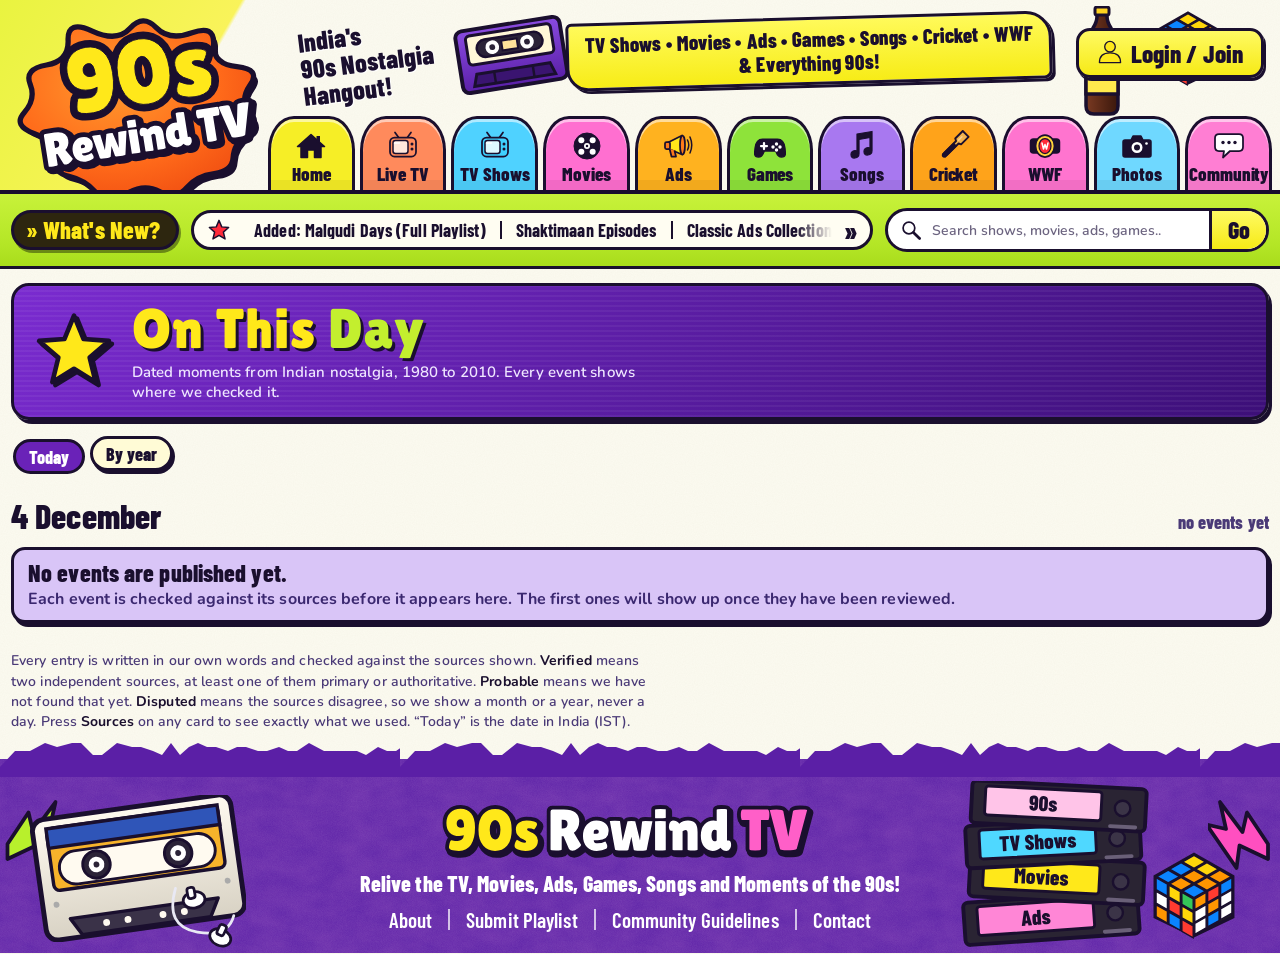
<file: timeline.html>
<!DOCTYPE html>
<html lang="en">
<head>
<meta charset="UTF-8">
<meta name="viewport" content="width=device-width, initial-scale=1">
<title>On This Day — 90s Rewind TV</title>
<meta name="description" content="Dated moments from Indian nostalgia, 1980 to 2010, each with the sources we checked it against.">
<link rel="preload" href="assets/fonts/barlow-condensed-latin-800-normal.woff2" as="font" type="font/woff2" crossorigin>
<link rel="stylesheet" href="css/home.css">
<link rel="stylesheet" href="css/arcade.css">
<link rel="stylesheet" href="css/pages.css">
<link rel="stylesheet" href="css/timeline.css">
</head>
<body data-page="timeline">
<a class="skip" href="#main">Skip to content</a>

<div id="site-top"></div>
<script src="js/content.js"></script>
<script src="js/site.js"></script>

<main id="main" class="page arc tl">

  <section class="arc-hero is-plain" aria-labelledby="h-tl">
    <img class="arc-hero-ico" src="assets/ui/icons/sec-star.svg" alt="" width="84" height="84">
    <div class="arc-hero-t">
      <h1 id="h-tl">On This <em>Day</em></h1>
      <p class="arc-sub">Dated moments from Indian nostalgia, 1980 to 2010. Every event shows where we checked it.</p>
    </div>
  </section>

  <div class="fchips tl-tabs" id="tl-tabs" role="group" aria-label="View">
    <button class="fchip" type="button" data-tab="today" aria-pressed="true">Today</button>
    <button class="fchip" type="button" data-tab="year" aria-pressed="false">By year</button>
  </div>

  <div id="tl-out" class="tl-out"><p class="load-err">Loading the events…</p></div>
  <noscript><p class="load-err">This page needs JavaScript to show the events.</p></noscript>

  <p class="prose-n tl-foot">Every entry is written in our own words and checked against the sources shown. <b>Verified</b> means two independent sources, at least one of them primary or authoritative. <b>Probable</b> means we have not found that yet. <b>Disputed</b> means the sources disagree, so we show a month or a year, never a day. Press <b>Sources</b> on any card to see exactly what we used. “Today” is the date in India (IST).</p>
</main>

<div id="site-bottom"></div>

<script src="js/tv-episodes.js"></script>
<script src="js/tv-library.js"></script>
<script src="js/tv-mahabharat.js"></script>
<script src="js/tv-ads.js"></script>
<script src="js/tv-schedule.js"></script>
<script src="js/tv-config.js"></script>
<script src="js/tv-engine.js"></script>
<script src="js/tv-thumbs.js"></script>
<script src="js/arcade-data.js"></script>
<script src="js/catalogue.js"></script>
<script src="js/timeline-core.js"></script>
<script src="js/timeline-data-1980s.js"></script>
<script src="js/timeline-data-1990s.js"></script>
<script src="js/timeline-data-2000s.js"></script>
<script src="js/timeline.js"></script>
</body>
</html>
</file>
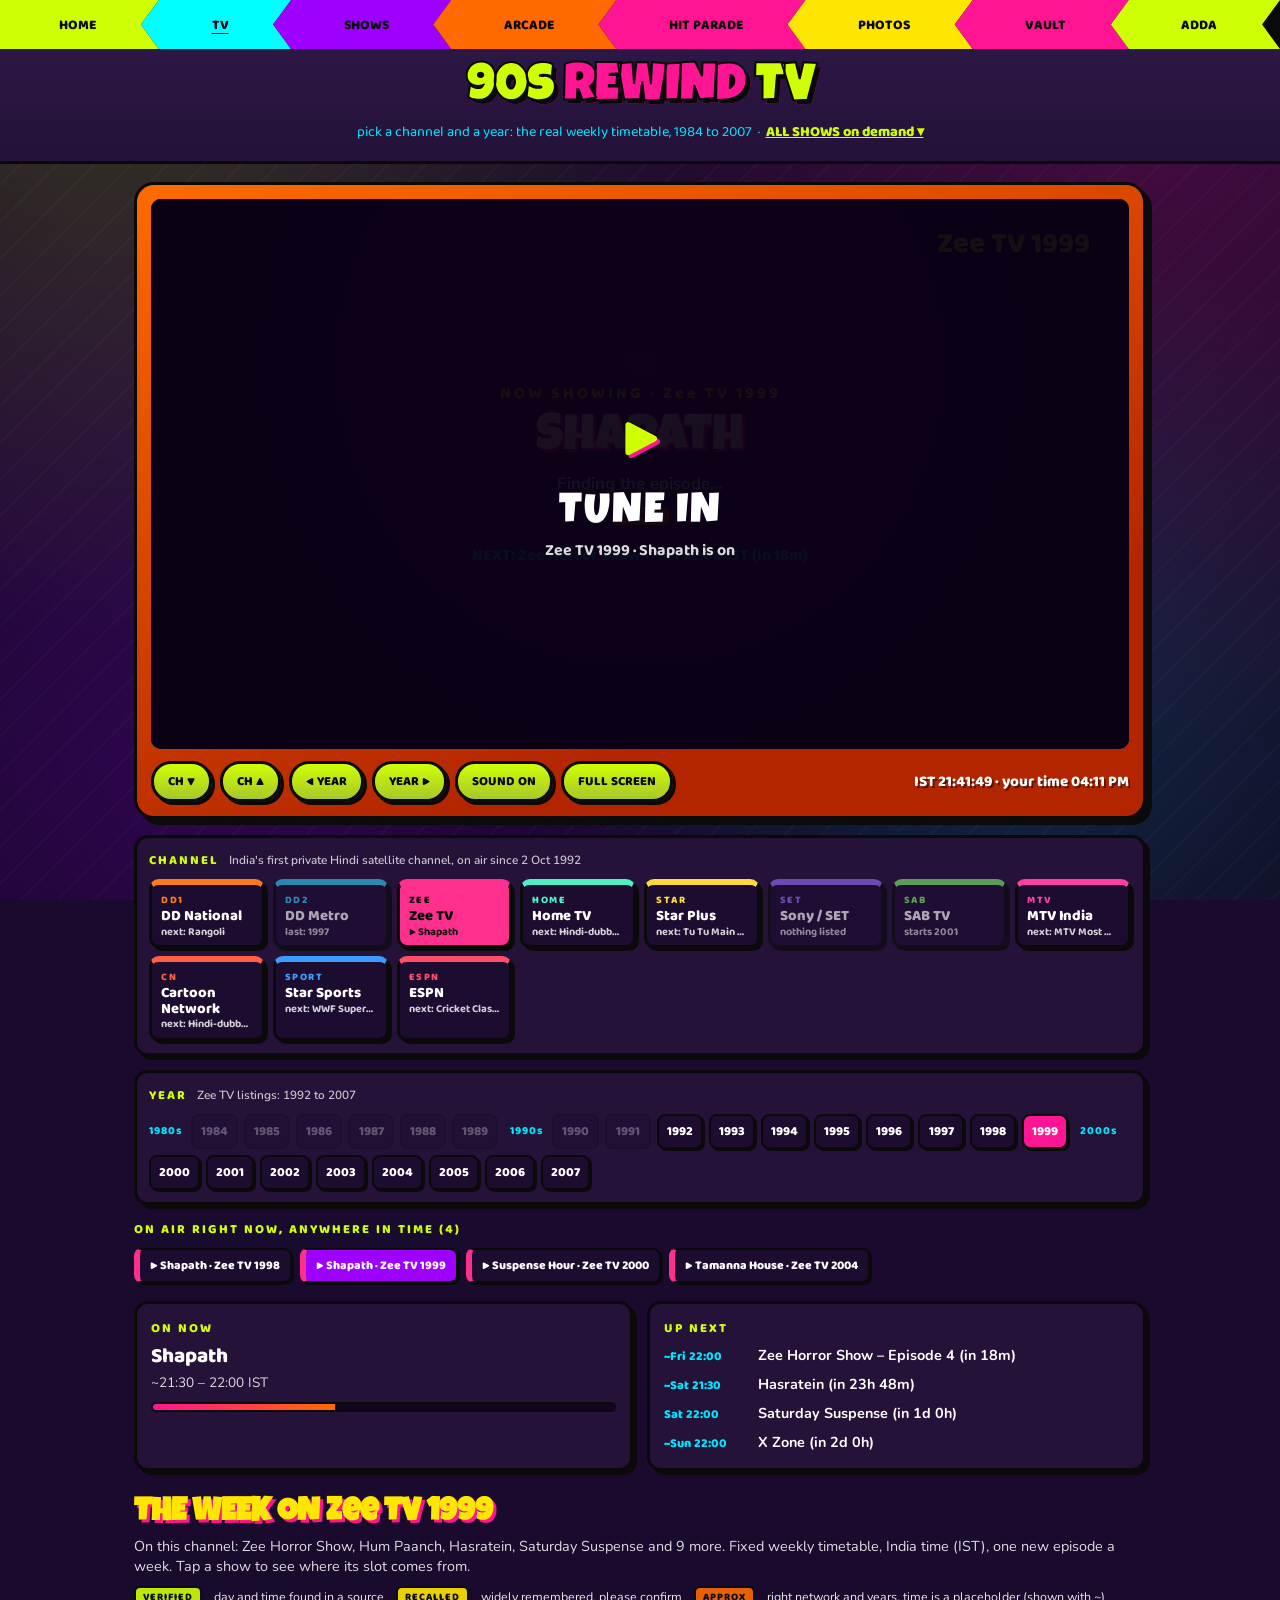
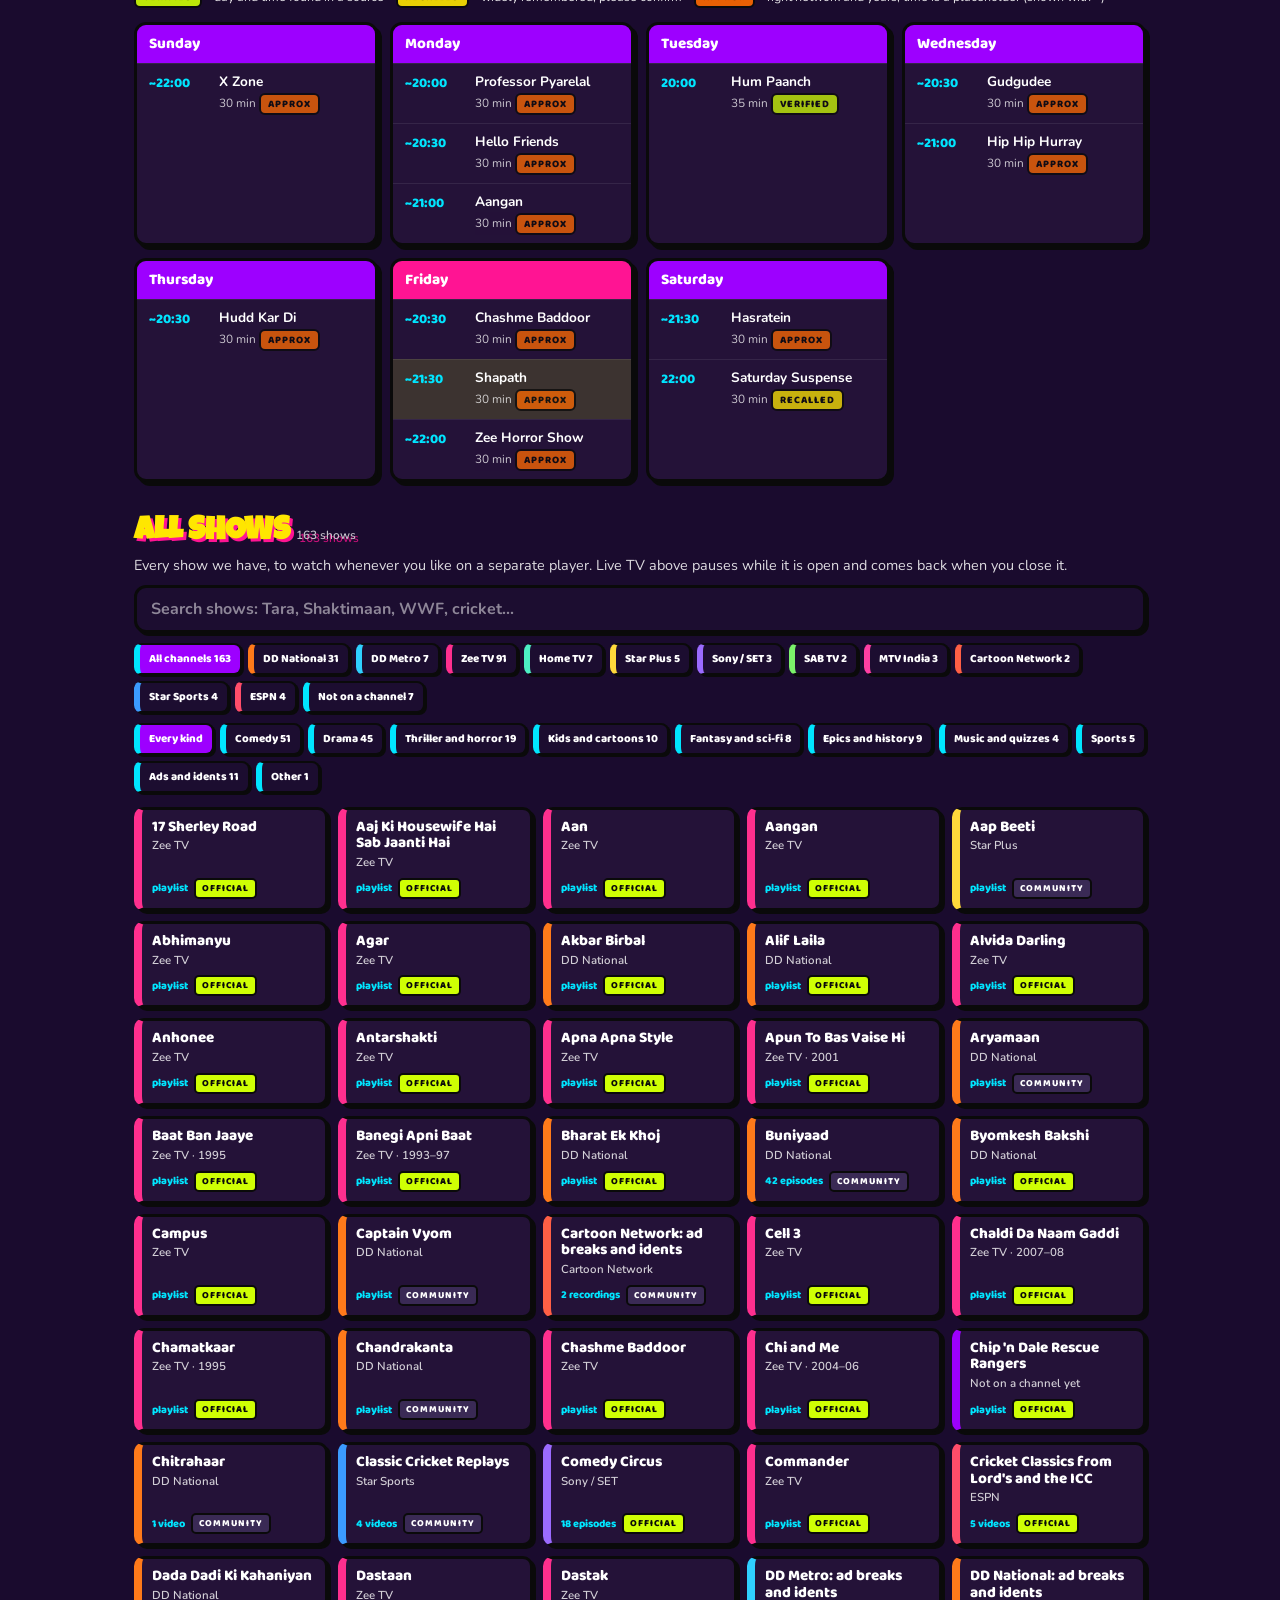
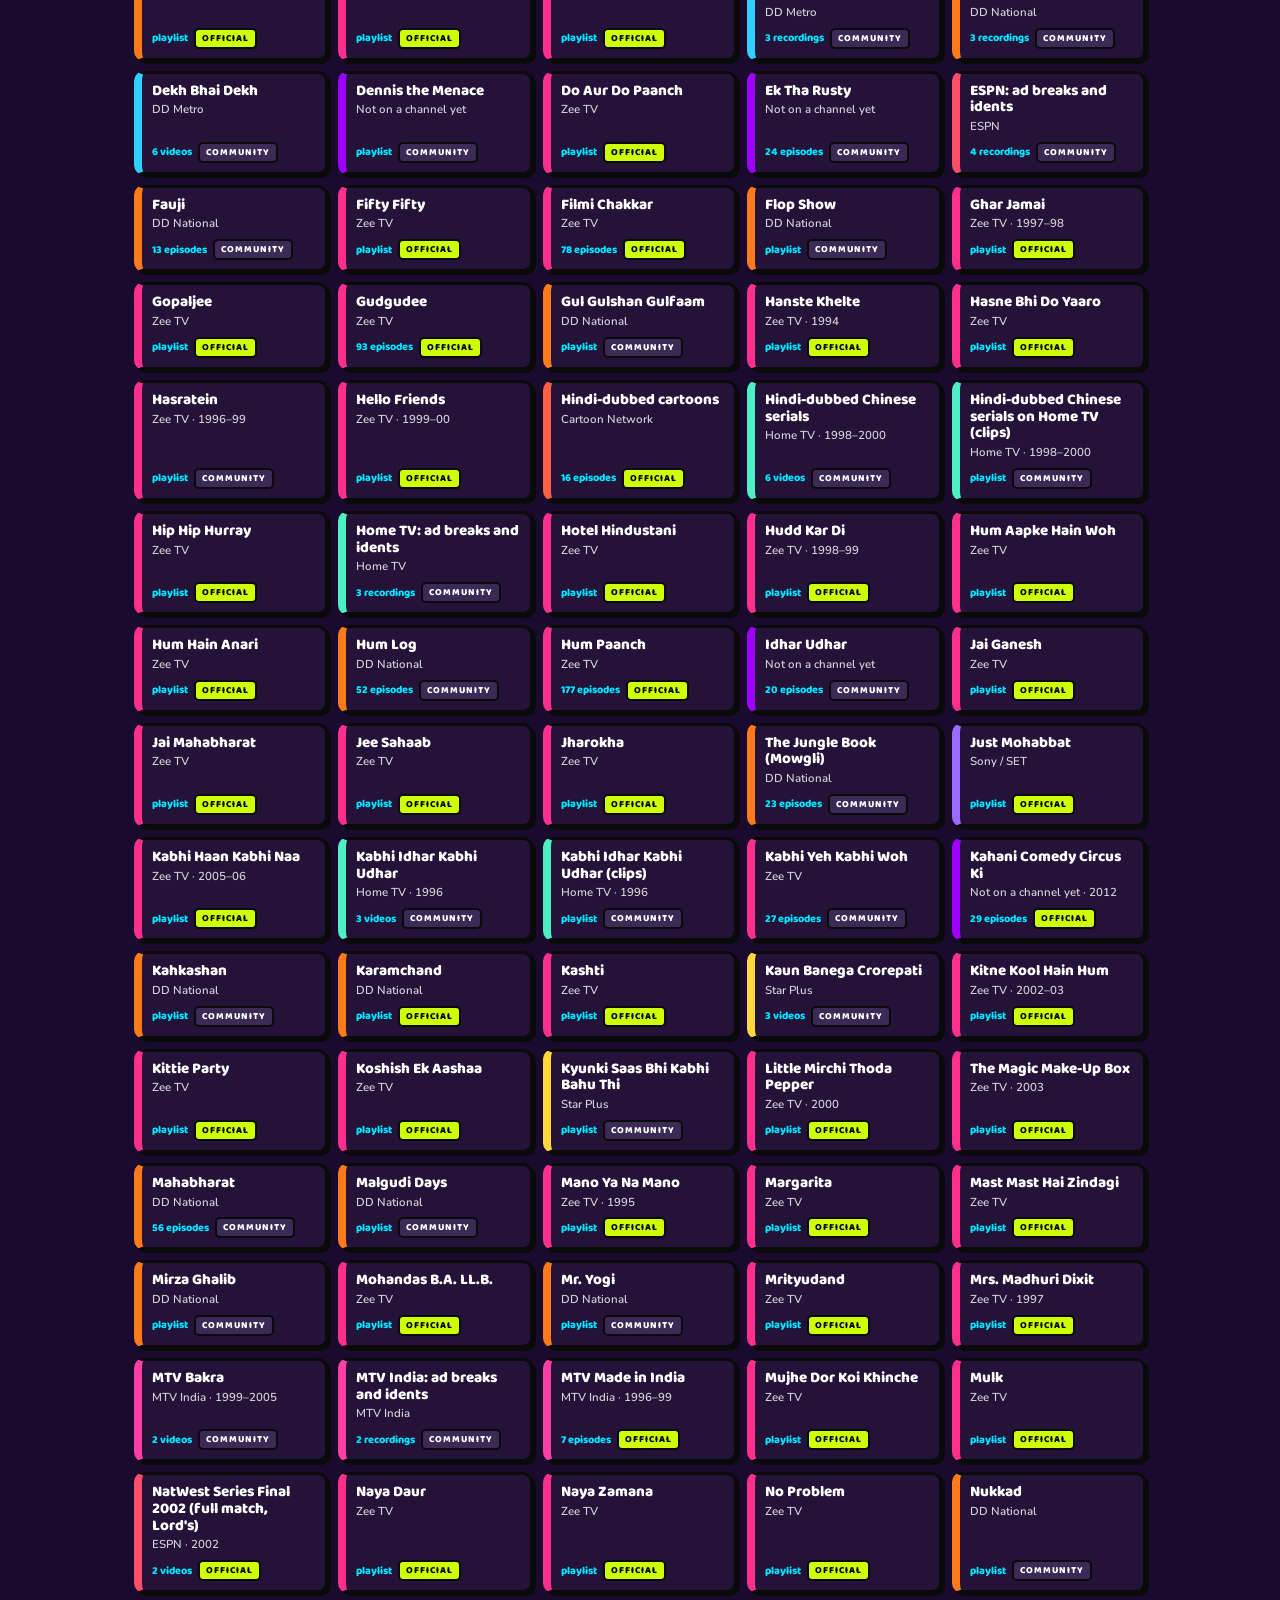
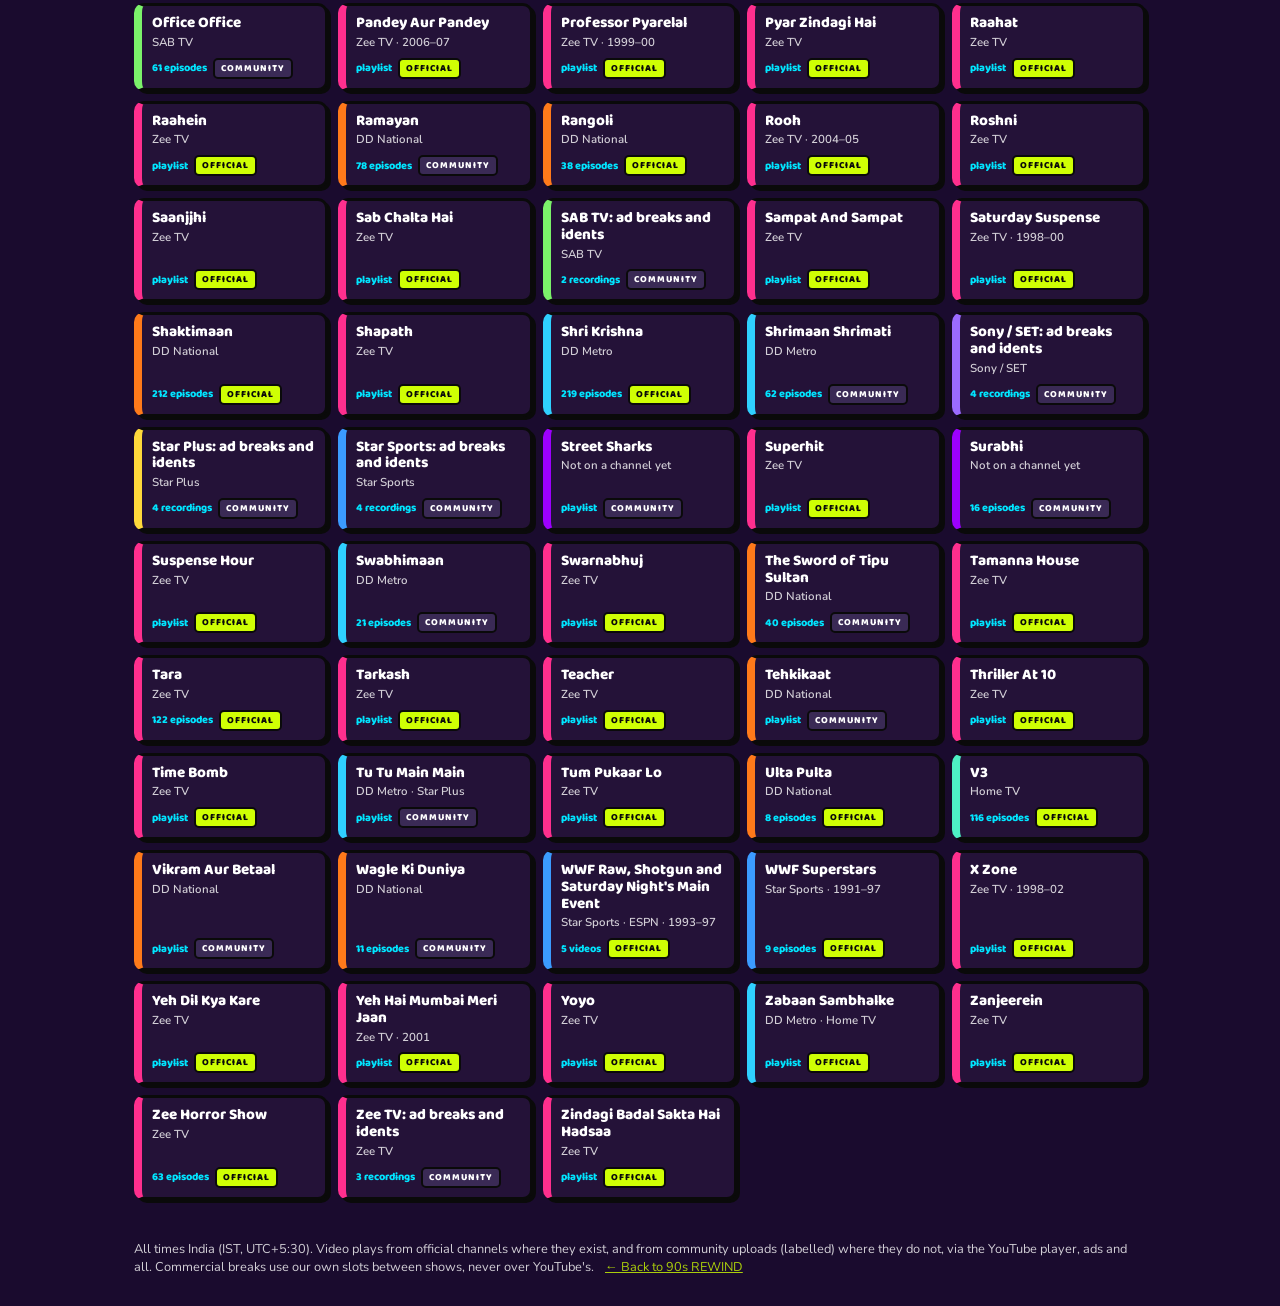
<file: tv.html>
<!DOCTYPE html>
<html lang="en">
<head>
<meta charset="UTF-8">
<meta name="viewport" content="width=device-width, initial-scale=1.0">
<title>90s REWIND TV — Live Timetable, 1984 to 2007</title>
<meta name="description" content="Watch the 80s and 90s the way it aired: pick a channel and a year, get the fixed weekly timetable, one episode a week, with commercial breaks. DD National, DD Metro, Zee, Home TV, Star Plus, Sony, SAB, MTV India, Cartoon Network, Star Sports and ESPN, 1984 to 2007. Plus every show on demand.">
<link rel="preconnect" href="https://fonts.googleapis.com">
<link rel="preconnect" href="https://fonts.gstatic.com" crossorigin>
<link href="https://fonts.googleapis.com/css2?family=Luckiest+Guy&family=Baloo+2:wght@700;800&family=Nunito:wght@400;600;700&display=swap" rel="stylesheet">
<link rel="stylesheet" href="css/style.css">
<link rel="stylesheet" href="css/tv.css">
</head>
<body class="tv-page">

<header id="site-header">
  <div class="wave-nav">
    <a href="index.html#hero" class="wave-seg" style="--seg-color: var(--lime);">HOME</a>
    <a href="tv.html" class="wave-seg is-active" style="--seg-color: var(--cyan);">TV</a>
    <a href="index.html#shows" class="wave-seg" style="--seg-color: var(--purple);">SHOWS</a>
    <a href="index.html#arcade" class="wave-seg" style="--seg-color: var(--orange);">ARCADE</a>
    <a href="index.html#hit-parade" class="wave-seg" style="--seg-color: var(--pink);">HIT PARADE</a>
    <a href="index.html#photo-wall" class="wave-seg" style="--seg-color: var(--yellow);">PHOTOS</a>
    <a href="index.html#vault" class="wave-seg" style="--seg-color: var(--pink);">VAULT</a>
    <a href="index.html#adda" class="wave-seg" style="--seg-color: var(--lime);">ADDA</a>
  </div>
  <div class="logo-strip">
    <h1 class="logo">90s <span>REWIND</span> TV</h1>
    <p class="tagline">pick a channel and a year: the real weekly timetable, 1984 to 2007 &nbsp;·&nbsp; <a class="tagline-link" href="#all-shows">ALL SHOWS on demand &#9662;</a></p>
  </div>
</header>

<main class="tv-main">

  <section class="tv-set" aria-label="TV player">
    <div class="tv-screen" id="tv-screen">
      <div class="layer layer-yt" id="layer-main"><div id="yt-main"></div></div>
      <div class="layer layer-yt" id="layer-ad"><div id="yt-ad"></div></div>
      <div class="layer layer-yt" id="layer-dm"></div>

      <div class="layer layer-slate" id="slate" aria-live="polite">
        <div class="slate-kicker" id="slate-kicker"></div>
        <div class="slate-title" id="slate-title"></div>
        <div class="slate-line" id="slate-line"></div>
        <div class="slate-badge" id="slate-badge"></div>
        <div class="slate-next" id="slate-next"></div>
      </div>

      <div class="layer layer-flash" id="flash" aria-hidden="true"></div>
      <div class="osd" id="osd" aria-hidden="true"></div>

      <button class="tune-in" id="tune-in" type="button">
        <span class="tune-play">&#9654;</span>
        <span class="tune-text">TUNE IN</span>
        <span class="tune-sub" id="tune-sub"></span>
      </button>
    </div>

    <div class="tv-controls">
      <button type="button" id="ch-down" aria-label="Previous channel">CH &#9660;</button>
      <button type="button" id="ch-up" aria-label="Next channel">CH &#9650;</button>
      <button type="button" id="yr-down" aria-label="Previous year">&#9664; YEAR</button>
      <button type="button" id="yr-up" aria-label="Next year">YEAR &#9654;</button>
      <button type="button" id="mute" aria-pressed="false">SOUND ON</button>
      <button type="button" id="fs">FULL SCREEN</button>
      <div class="tv-clock" id="tv-clock" aria-label="Current time in India"></div>
    </div>
  </section>

  <section class="dial" aria-label="Choose a channel and a year">
    <div class="dial-block">
      <h2 class="dial-h">CHANNEL <span class="dial-sub" id="chan-sub"></span></h2>
      <div class="net-grid" id="net-grid" role="group" aria-label="Channels"></div>
    </div>
    <div class="dial-block">
      <h2 class="dial-h">YEAR <span class="dial-sub" id="year-sub"></span></h2>
      <div class="year-pills" id="year-pills" role="group" aria-label="Years"></div>
    </div>
  </section>

  <section class="onair" aria-label="On air right now, anywhere in time">
    <h2 class="dial-h" id="onair-h">ON AIR RIGHT NOW</h2>
    <div class="chips" id="onair-chips"></div>
  </section>

  <section class="now-next">
    <div class="nn-card nn-now">
      <h2>ON NOW</h2>
      <div class="nn-title" id="now-title"></div>
      <div class="nn-meta" id="now-meta"></div>
      <div class="nn-bar"><div class="nn-fill" id="now-fill"></div></div>
    </div>
    <div class="nn-card">
      <h2>UP NEXT</h2>
      <ol class="up-list" id="up-list"></ol>
    </div>
  </section>

  <section class="week-guide" id="guide">
    <h2 class="guide-title">THE WEEK ON <span id="guide-ch"></span></h2>
    <p class="guide-note" id="guide-note"></p>
    <div class="guide-legend">
      <span class="badge b-verified">VERIFIED</span> day and time found in a source
      <span class="badge b-recalled">RECALLED</span> widely remembered, please confirm
      <span class="badge b-approx">APPROX</span> right network and years, time is a placeholder (shown with ~)
    </div>
    <div class="guide-days" id="guide-days"></div>
  </section>

  <section class="all-shows" id="all-shows" aria-label="All shows on demand">
    <h2 class="guide-title">ALL SHOWS <span class="dial-sub" id="shows-count"></span></h2>
    <p class="guide-note">Every show we have, to watch whenever you like on a separate player. Live TV above pauses while it is open and comes back when you close it.</p>

    <div class="vod" id="vod" hidden>
      <div class="vod-head">
        <div class="vod-names">
          <div class="vod-title" id="vod-title"></div>
          <div class="vod-meta" id="vod-meta"></div>
        </div>
        <button type="button" class="vod-close" id="vod-close">BACK TO LIVE TV</button>
      </div>
      <div class="vod-screen"><div id="yt-vod"></div><div id="vod-dm" hidden></div></div>
      <div class="vod-bar">
        <button type="button" id="vod-prev">&#9664; PREV</button>
        <span class="vod-ep" id="vod-ep"></span>
        <button type="button" id="vod-next">NEXT &#9654;</button>
        <a class="vod-yt" id="vod-yt" href="#" target="_blank" rel="noopener">Open on YouTube</a>
      </div>
      <p class="vod-note" id="vod-note" hidden></p>
      <div class="vod-eps" id="vod-eps" hidden></div>
      <p class="vod-about" id="vod-about" hidden></p>
      <div class="vod-live" id="vod-live" hidden></div>
    </div>

    <div class="shows-tools">
      <input type="search" id="shows-q" placeholder="Search shows: Tara, Shaktimaan, WWF, cricket..." aria-label="Search shows" autocomplete="off">
      <div class="chips" id="shows-net" role="group" aria-label="Filter by channel"></div>
      <div class="chips" id="shows-kind" role="group" aria-label="Filter by kind"></div>
    </div>
    <div class="show-grid" id="show-grid"></div>
  </section>

</main>

<footer class="tv-foot">
  All times India (IST, UTC+5:30). Video plays from official channels where they exist, and from community uploads (labelled) where they do not, via the YouTube player, ads and all.
  Commercial breaks use our own slots between shows, never over YouTube's.
  <a href="index.html">&larr; Back to 90s REWIND</a>
</footer>

<div id="yt-probe-wrap" aria-hidden="true" style="position:absolute;left:-9999px;top:0;width:200px;height:200px;overflow:hidden"><div id="yt-probe"></div></div>

<script src="js/tv-episodes.js"></script>
<script src="js/tv-library.js"></script>
<script src="js/tv-mahabharat.js"></script>
<script src="js/tv-ads.js"></script>
<script src="js/tv-schedule.js"></script>
<script src="js/tv-config.js"></script>
<script src="js/tv-engine.js"></script>
<script src="js/tv.js"></script>
<script src="js/tv-shows.js"></script>
</body>
</html>
</file>
<file: css/style.css>
/* ==========================================================================
   90s REWIND — STYLESHEET
   Y2K vibrant kids'-portal look. Colors/fonts are CSS variables so a whole
   palette swap only needs edits in the :root block below.
   ========================================================================== */

:root {
  --lime: #CFFF04;
  --pink: #FF1493;
  --purple: #9D00FF;
  --orange: #FF6A00;
  --cyan: #00E5FF;
  --yellow: #FFE600;
  --ink: #0A0A0A;
  --white: #FFFFFF;

  --bg-deep: #1a0b2e;
  --bg-deep-2: #120620;
  --panel: #241238;
  --panel-2: #2c1745;

  --font-display: 'Luckiest Guy', cursive;
  --font-heading: 'Baloo 2', sans-serif;
  --font-body: 'Nunito', sans-serif;

  --border-chunky: 3px solid var(--ink);
  --shadow-hard: 4px 4px 0 var(--ink);
  --shadow-hard-lg: 6px 6px 0 var(--ink);
  --radius: 14px;
}

* { box-sizing: border-box; }

html { scroll-behavior: smooth; }

.skip-link {
  position: absolute;
  left: -9999px;
  top: 0;
  z-index: 999;
  padding: 0.7rem 1.1rem;
  background: var(--lime);
  border: var(--border-chunky);
  border-radius: 0 0 10px 0;
  color: var(--ink);
  font-family: var(--font-heading);
  font-weight: 800;
  text-decoration: none;
}

.skip-link:focus { left: 0; }

body {
  margin: 0;
  font-family: var(--font-body);
  color: var(--white);
  background-color: var(--bg-deep);
  background-image:
    radial-gradient(circle at 10% 8%, rgba(207, 255, 4, 0.16), transparent 40%),
    radial-gradient(circle at 90% 15%, rgba(255, 20, 147, 0.18), transparent 45%),
    radial-gradient(circle at 80% 80%, rgba(0, 229, 255, 0.14), transparent 40%),
    radial-gradient(circle at 15% 85%, rgba(157, 0, 255, 0.20), transparent 45%),
    repeating-linear-gradient(135deg, rgba(255, 255, 255, 0.025) 0px, rgba(255, 255, 255, 0.025) 2px, transparent 2px, transparent 26px),
    linear-gradient(180deg, var(--bg-deep) 0%, var(--bg-deep-2) 100%);
  background-attachment: fixed;
  overflow-x: hidden;
}

img, canvas, iframe { max-width: 100%; }

a { color: inherit; }

h1, h2, h3 { font-family: var(--font-heading); font-weight: 800; margin: 0; }

.hidden { display: none !important; }

/* ==========================================================================
   BUTTONS & CARDS — shared chunky Y2K components
   ========================================================================== */

.btn-chunky {
  display: inline-flex;
  align-items: center;
  justify-content: center;
  gap: 0.4em;
  font-family: var(--font-heading);
  font-weight: 800;
  font-size: 0.95rem;
  letter-spacing: 0.02em;
  color: var(--ink);
  background: linear-gradient(180deg, #ffffff 0%, var(--lime) 100%);
  border: var(--border-chunky);
  border-radius: 10px;
  box-shadow: var(--shadow-hard);
  padding: 0.7em 1.2em;
  cursor: pointer;
  text-decoration: none;
  transition: transform 0.15s ease, box-shadow 0.15s ease;
}
.btn-chunky:hover { transform: translateY(-3px); box-shadow: var(--shadow-hard-lg); }
.btn-chunky:active { transform: translateY(1px); box-shadow: 2px 2px 0 var(--ink); }
.btn-block { width: 100%; }
.btn-coin { background: linear-gradient(180deg, #fff 0%, var(--yellow) 100%); font-size: 1.05rem; }
.btn-go { background: linear-gradient(180deg, #fff 0%, var(--cyan) 100%); flex-shrink: 0; }

.card-chunky {
  border: var(--border-chunky);
  border-radius: var(--radius);
  box-shadow: var(--shadow-hard-lg);
  background: var(--panel);
}

/* ==========================================================================
   HEADER — ticker + wave nav + logo
   ========================================================================== */

#site-header {
  position: sticky;
  top: 0;
  z-index: 100;
}

.ticker-bar {
  background: var(--ink);
  border-bottom: 2px solid var(--lime);
  overflow: hidden;
  white-space: nowrap;
  padding: 0.4rem 0;
}
.ticker-track { display: inline-flex; width: max-content; animation: ticker-scroll 32s linear infinite; }
.ticker-copy {
  font-family: var(--font-heading);
  font-weight: 700;
  font-size: 0.85rem;
  color: var(--lime);
  padding-right: 2rem;
}
@keyframes ticker-scroll {
  from { transform: translateX(0); }
  to { transform: translateX(-50%); }
}

.wave-nav {
  display: flex;
  background: var(--ink);
  overflow-x: auto;
  scrollbar-width: none;
}
.wave-nav::-webkit-scrollbar { display: none; }
.wave-seg {
  flex: 1 0 auto;
  white-space: nowrap;
  font-family: var(--font-heading);
  font-weight: 800;
  font-size: 0.85rem;
  text-align: center;
  color: var(--ink);
  text-decoration: none;
  background: var(--seg-color);
  padding: 0.85rem 1.6rem 0.85rem 2.1rem;
  clip-path: polygon(0% 50%, 18px 0%, 100% 0%, calc(100% - 18px) 50%, 100% 100%, 18px 100%);
  margin-left: -18px;
  transition: filter 0.15s ease, padding 0.15s ease;
}
.wave-seg:first-child {
  margin-left: 0;
  padding-left: 1.4rem;
  clip-path: polygon(0% 0%, 100% 0%, calc(100% - 18px) 50%, 100% 100%, 0% 100%);
}
.wave-seg:hover { filter: brightness(1.15); }

.logo-strip {
  background: linear-gradient(180deg, var(--panel-2) 0%, var(--panel) 100%);
  border-bottom: var(--border-chunky);
  text-align: center;
  padding: 0.9rem 1rem 1.1rem;
}
.logo {
  font-family: var(--font-display);
  font-size: clamp(2rem, 6vw, 3.2rem);
  color: var(--lime);
  -webkit-text-stroke: 2px var(--ink);
  text-shadow: 4px 4px 0 var(--ink), 4px 4px 0 var(--pink);
  line-height: 1;
}
.logo span { color: var(--pink); -webkit-text-stroke: 2px var(--ink); }
.logo sup { color: var(--cyan); font-size: 0.5em; }
.tagline {
  font-family: var(--font-heading);
  color: var(--cyan);
  margin: 0.3rem 0 0;
  font-size: 0.9rem;
}

/* ==========================================================================
   LAYOUT
   ========================================================================== */

main { max-width: 1200px; margin: 0 auto; padding: 0 1.2rem; }

.section { padding: 3rem 0 1rem; }
.section-title {
  font-size: clamp(1.4rem, 4vw, 2rem);
  color: var(--yellow);
  -webkit-text-stroke: 1.5px var(--ink);
  text-shadow: 3px 3px 0 var(--ink);
  margin-bottom: 0.4rem;
  display: flex;
  align-items: center;
  gap: 0.5rem;
}
.section-sub { color: #d8c9f0; margin: 0 0 1.4rem; font-weight: 600; }

/* ==========================================================================
   HERO CONSOLE
   ========================================================================== */

.hero-layout {
  max-width: 1200px;
  margin: 0 auto;
  padding: 2.2rem 1.2rem 1rem;
  display: grid;
  grid-template-columns: minmax(0, 2.1fr) minmax(260px, 1fr);
  gap: 1.8rem;
  align-items: start;
}

#hero { min-width: 0; }

.console {
  position: relative;
  background: linear-gradient(160deg, #3a2060 0%, #1c0e33 70%);
  border: 4px solid var(--ink);
  border-radius: 26px;
  box-shadow: var(--shadow-hard-lg), 0 0 0 4px var(--purple) inset;
  padding: 1.1rem 1.1rem 1.3rem;
}
.console-vents {
  position: absolute;
  top: 14px; left: 50%;
  transform: translateX(-50%);
  width: 70px; height: 8px;
  background: repeating-linear-gradient(90deg, var(--ink) 0 4px, transparent 4px 10px);
  border-radius: 4px;
  opacity: 0.6;
}

.screen {
  position: relative;
  aspect-ratio: 16 / 9;
  background: #000;
  border: 3px solid var(--ink);
  border-radius: 14px;
  overflow: hidden;
}
.screen iframe {
  position: absolute; inset: 0;
  width: 100%; height: 100%;
  border: 0;
}
.hero-poster {
  position: absolute; inset: 0;
  display: block;
  width: 100%;
  padding: 0;
  border: 0;
  background: #000;
  cursor: pointer;
  overflow: hidden;
}
.hero-poster-art {
  width: 100%; height: 100%;
  object-fit: cover;
  display: block;
}
.hero-poster-play {
  position: absolute;
  top: 50%; left: 50%;
  transform: translate(-50%, -50%);
  width: 84px; height: 60px;
  display: grid; place-items: center;
  background: var(--pink);
  border: 4px solid var(--ink);
  border-radius: 14px;
  box-shadow: var(--shadow-hard);
  color: #fff;
  font-size: 1.7rem;
  line-height: 1;
  transition: transform 0.15s ease, background 0.15s ease;
}
.hero-poster:hover .hero-poster-play,
.hero-poster:focus-visible .hero-poster-play {
  background: var(--orange);
  transform: translate(-50%, -50%) scale(1.08);
}

.video-placeholder {
  position: absolute; inset: 0;
  display: flex; flex-direction: column;
  align-items: center; justify-content: center;
  gap: 0.3rem;
  background: repeating-linear-gradient(45deg, #150826, #150826 10px, #1c0e33 10px, #1c0e33 20px);
  text-align: center; padding: 1rem;
  font-family: var(--font-heading);
}
.video-placeholder p { margin: 0.1rem 0; }
.video-placeholder p:first-child { font-size: 2.4rem; }
.video-placeholder .small { font-weight: 400; font-family: var(--font-body); color: #cbb8e6; font-size: 0.85rem; }
.video-placeholder code { background: rgba(255,255,255,0.1); padding: 0.1em 0.4em; border-radius: 4px; }

.static-flash {
  position: absolute; inset: 0;
  background: repeating-linear-gradient(0deg, #fff 0 2px, #eee 2px 4px);
  opacity: 0;
  pointer-events: none;
  z-index: 5;
  transition: opacity 0.15s ease;
}
.static-flash.active { opacity: 1; }

/* glossy highlight overlay — decorative, sits above the screen frame, not the video */
.console-glass {
  position: absolute;
  top: 1.1rem; left: 1.1rem; right: 1.1rem;
  aspect-ratio: 16 / 9;
  border-radius: 14px;
  pointer-events: none;
  background: linear-gradient(115deg, rgba(255,255,255,0.35) 0%, rgba(255,255,255,0.08) 18%, transparent 32%, transparent 100%);
}

.console-controls {
  display: flex;
  gap: 0.7rem;
  justify-content: center;
  margin-top: 1rem;
}
.ctrl-btn {
  font-family: var(--font-heading);
  font-weight: 800;
  font-size: 0.85rem;
  color: var(--ink);
  background: linear-gradient(180deg, #fff 0%, var(--cyan) 100%);
  border: var(--border-chunky);
  border-radius: 999px;
  padding: 0.6em 1.3em;
  cursor: pointer;
  box-shadow: var(--shadow-hard);
  transition: transform 0.15s ease, box-shadow 0.15s ease;
}
.ctrl-btn:hover { transform: translateY(-2px); box-shadow: var(--shadow-hard-lg); }
.ctrl-btn:active { transform: translateY(1px); box-shadow: 2px 2px 0 var(--ink); }
.ctrl-btn--play { background: linear-gradient(180deg, #fff 0%, var(--pink) 100%); font-size: 1rem; padding: 0.6em 1.6em; }

.channel-info {
  display: flex;
  align-items: center;
  gap: 0.9rem;
  margin-top: 1.1rem;
  padding: 0.9rem 1.1rem;
  background: var(--panel);
  border: var(--border-chunky);
  border-radius: var(--radius);
  box-shadow: var(--shadow-hard);
}
.channel-info-num {
  font-family: var(--font-display);
  font-size: 1.8rem;
  color: var(--ink);
  background: var(--yellow);
  border: 2.5px solid var(--ink);
  border-radius: 10px;
  padding: 0.1em 0.4em;
  flex-shrink: 0;
}
.channel-info h2 { color: var(--lime); font-size: 1.2rem; }
.channel-info p { margin: 0.2rem 0 0; color: #d8c9f0; font-size: 0.9rem; }

.channel-tabs {
  display: flex;
  flex-wrap: wrap;
  gap: 0.6rem;
  margin-top: 1.1rem;
}
.channel-tab {
  font-family: var(--font-heading);
  font-weight: 700;
  font-size: 0.8rem;
  color: var(--white);
  background: var(--panel-2);
  border: 2.5px solid var(--ink);
  border-radius: 8px;
  padding: 0.5em 0.9em;
  cursor: pointer;
  box-shadow: 3px 3px 0 var(--ink);
  transition: transform 0.15s ease, background 0.15s ease;
}
.channel-tab:hover { transform: translateY(-2px); }
.channel-tab.active { background: var(--pink); color: var(--ink); }

/* ==========================================================================
   SIDEBAR WIDGETS
   ========================================================================== */

.sidebar { display: flex; flex-direction: column; gap: 1.4rem; }
.widget {
  background: var(--panel);
  border: var(--border-chunky);
  border-radius: var(--radius);
  box-shadow: var(--shadow-hard-lg);
  padding: 1.2rem;
}
.widget-title { color: var(--cyan); font-size: 1.05rem; margin-bottom: 0.6rem; }
.poll-question { font-weight: 700; margin: 0 0 0.7rem; }
.poll-options { display: flex; flex-direction: column; gap: 0.5rem; margin-bottom: 0.9rem; }
.poll-option {
  display: flex; align-items: center; gap: 0.6rem;
  background: var(--panel-2);
  border: 2px solid var(--ink);
  border-radius: 8px;
  padding: 0.5em 0.7em;
  font-weight: 600;
  cursor: pointer;
}
.poll-option input { accent-color: var(--pink); width: 1.1em; height: 1.1em; }
.poll-result { margin-top: 0.8rem; }
.poll-bar-row { margin-bottom: 0.6rem; }
.poll-bar-label { display: flex; justify-content: space-between; font-size: 0.85rem; font-weight: 700; margin-bottom: 0.25rem; }
.poll-bar-track { background: var(--panel-2); border: 2px solid var(--ink); border-radius: 999px; overflow: hidden; height: 12px; }
.poll-bar-fill { height: 100%; background: linear-gradient(90deg, var(--lime), var(--cyan)); }

.adda-teaser p { font-size: 0.9rem; color: #d8c9f0; margin: 0 0 1rem; }

/* ==========================================================================
   CHANNEL GUIDE
   ========================================================================== */

.channel-grid {
  display: grid;
  grid-template-columns: repeat(auto-fill, minmax(230px, 1fr));
  gap: 1.3rem;
}
.channel-card {
  background: var(--panel);
  border: var(--border-chunky);
  border-radius: var(--radius);
  box-shadow: var(--shadow-hard-lg);
  padding: 1.2rem;
  display: flex;
  flex-direction: column;
  gap: 0.5rem;
  transition: transform 0.15s ease;
}
.channel-card:hover { transform: translateY(-4px); }
.card-thumb {
  width: 100%;
  aspect-ratio: 16 / 9;
  object-fit: cover;
  display: block;
  border: 3px solid var(--ink);
  border-radius: 10px;
  background: #000;
}
.channel-card-num {
  align-self: flex-start;
  font-family: var(--font-display);
  background: var(--pink);
  color: var(--ink);
  border: 2.5px solid var(--ink);
  border-radius: 8px;
  padding: 0.1em 0.5em;
  font-size: 1.1rem;
}
.channel-card h3 { color: var(--lime); font-size: 1.15rem; }
.channel-card p { font-size: 0.88rem; color: #d8c9f0; margin: 0; flex-grow: 1; }

/* ==========================================================================
   TODAY ON 90s REWIND (Shows)
   ========================================================================== */

.shows-list { display: flex; flex-direction: column; gap: 1rem; }
.show-row {
  display: flex;
  align-items: center;
  gap: 1rem;
  background: var(--panel);
  border: var(--border-chunky);
  border-radius: var(--radius);
  box-shadow: var(--shadow-hard);
  padding: 1rem 1.2rem;
}
.row-thumb {
  flex-shrink: 0;
  width: 108px;
  aspect-ratio: 16 / 9;
  object-fit: cover;
  display: block;
  border: 3px solid var(--ink);
  border-radius: 8px;
  background: #000;
}
.show-tag {
  flex-shrink: 0;
  font-family: var(--font-heading);
  font-weight: 800;
  font-size: 0.75rem;
  color: var(--ink);
  background: var(--tag-color);
  border: 2px solid var(--ink);
  border-radius: 999px;
  padding: 0.4em 0.9em;
}
.show-body { flex-grow: 1; min-width: 0; }
.show-body h3 { font-size: 1.05rem; color: var(--white); }
.show-body p { margin: 0.2rem 0 0; font-size: 0.87rem; color: #d8c9f0; }
.show-channel { color: var(--cyan); font-weight: 700; }

/* ==========================================================================
   ARCADE
   ========================================================================== */

.arcade-cabinet {
  max-width: 680px;
  margin: 0 auto;
  background: var(--panel);
  border: var(--border-chunky);
  border-radius: var(--radius);
  box-shadow: var(--shadow-hard-lg);
  padding: 1.2rem;
  text-align: center;
}
.arcade-readout {
  display: flex;
  justify-content: space-between;
  font-family: var(--font-heading);
  color: var(--yellow);
  background: var(--ink);
  border: 2.5px solid var(--ink);
  border-radius: 8px;
  padding: 0.6rem 1rem;
  margin-bottom: 0.9rem;
  font-size: 0.95rem;
}
#game-canvas {
  width: 100%;
  height: auto;
  background: #150826;
  border: 3px solid var(--ink);
  border-radius: 10px;
  touch-action: none;
  cursor: pointer;
}
.arcade-footer { margin-top: 1rem; display: flex; flex-direction: column; align-items: center; gap: 0.7rem; }
.arcade-hint { font-size: 0.85rem; color: #d8c9f0; margin: 0; }

/* ==========================================================================
   PHOTO WALL
   ========================================================================== */

.photo-grid {
  columns: 4 180px;
  column-gap: 1rem;
}
.photo-block {
  break-inside: avoid;
  margin-bottom: 1rem;
  border: var(--border-chunky);
  border-radius: 10px;
  box-shadow: var(--shadow-hard);
  background: var(--block-color);
  display: flex;
  align-items: center;
  justify-content: center;
  font-size: 1.8rem;
}
.photo-block {
  position: relative;
  overflow: hidden;
}
.photo-thumb {
  position: absolute;
  inset: 0;
  width: 100%; height: 100%;
  object-fit: cover;
  display: block;
}
.photo-block--short { height: 90px; }
.photo-block--medium { height: 140px; }
.photo-block--tall { height: 190px; }

/* ==========================================================================
   HIT PARADE (Jukebox)
   ========================================================================== */

.jukebox {
  max-width: 640px;
  margin: 0 auto;
  background: var(--panel);
  border: var(--border-chunky);
  border-radius: var(--radius);
  box-shadow: var(--shadow-hard-lg);
  padding: 0.6rem;
}
.track-list { list-style: none; margin: 0; padding: 0; }
.track-row {
  display: flex;
  align-items: center;
  gap: 1rem;
  padding: 0.8rem 0.9rem;
  border-radius: 8px;
  cursor: pointer;
  transition: background 0.15s ease;
}
.track-thumb {
  flex-shrink: 0;
  width: 64px;
  aspect-ratio: 16 / 9;
  object-fit: cover;
  display: block;
  border: 2px solid var(--ink);
  border-radius: 6px;
  background: #000;
}
.track-row:hover { background: var(--panel-2); }
.track-row.playing { background: var(--purple); }
.track-index { font-family: var(--font-display); color: var(--cyan); font-size: 1.1rem; width: 2ch; flex-shrink: 0; }
.track-info { display: flex; flex-direction: column; flex-grow: 1; min-width: 0; }
.track-info strong { font-size: 0.95rem; }
.track-info small { color: #d8c9f0; font-size: 0.78rem; }
.track-play { color: var(--lime); font-size: 1.1rem; }

/* ==========================================================================
   CRICKET & WWF VAULT
   ========================================================================== */

.sports-cards {
  display: grid;
  grid-template-columns: repeat(auto-fit, minmax(260px, 1fr));
  gap: 1.3rem;
}
.sports-card {
  background: var(--panel);
  border: var(--border-chunky);
  border-radius: var(--radius);
  box-shadow: var(--shadow-hard-lg);
  padding: 1.4rem;
  border-top: 8px solid var(--card-theme);
}
.sports-card-label {
  font-family: var(--font-heading);
  font-weight: 800;
  font-size: 0.75rem;
  color: var(--ink);
  background: var(--card-theme);
  border-radius: 999px;
  padding: 0.3em 0.8em;
}
.sports-card h3 { margin: 0.6rem 0 0.3rem; color: var(--white); font-size: 1.2rem; }
.sports-card p { margin: 0; color: #d8c9f0; font-size: 0.9rem; }

/* ==========================================================================
   ADDA
   ========================================================================== */

.adda-card {
  max-width: 700px;
  background: var(--panel);
  border: var(--border-chunky);
  border-radius: var(--radius);
  box-shadow: var(--shadow-hard-lg);
  padding: 1.4rem;
}
.adda-card p { color: #d8c9f0; line-height: 1.6; }
.adda-card .small { font-size: 0.85rem; }
.adda-card code { background: rgba(255,255,255,0.1); padding: 0.1em 0.4em; border-radius: 4px; }
.adda-card a { color: var(--cyan); font-weight: 700; }

/* ==========================================================================
   FOOTER
   ========================================================================== */

#site-footer {
  margin-top: 3rem;
  padding: 2.2rem 1.2rem 3rem;
  text-align: center;
  background: var(--ink);
  border-top: 4px solid var(--pink);
}
.footer-logo {
  font-family: var(--font-display);
  font-size: 1.8rem;
  color: var(--lime);
}
.footer-logo span { color: var(--pink); }
#site-footer p { max-width: 560px; margin: 0.4rem auto; color: #cbb8e6; font-size: 0.85rem; }
#site-footer .small { font-size: 0.75rem; color: #8f7bab; }

/* ==========================================================================
   RESPONSIVE
   ========================================================================== */

@media (max-width: 900px) {
  .hero-layout { grid-template-columns: 1fr; }
  .sidebar { flex-direction: row; flex-wrap: wrap; }
  .sidebar .widget { flex: 1 1 260px; }
}

@media (max-width: 700px) {
  .wave-seg { font-size: 0.72rem; padding: 0.75rem 1.1rem 0.75rem 1.5rem; }
  .sidebar { flex-direction: column; }
  .console-controls { flex-wrap: wrap; }
  .show-row { flex-wrap: wrap; }
  .show-tag { order: -1; }
  .btn-go { width: 100%; }
  .photo-grid { columns: 2 140px; }
  main, .hero-layout { padding-left: 0.9rem; padding-right: 0.9rem; }
  .channel-info { flex-wrap: wrap; }
}

@media (max-width: 420px) {
  .logo { font-size: 2.1rem; }
  .arcade-readout { font-size: 0.8rem; }
}

.poll-note {
  margin: 0.7rem 0 0;
  font-size: 0.78rem;
  line-height: 1.4;
  color: #bca7dc;
}

/* --------------------------------------------------------------------------
   Reduced motion
   --------------------------------------------------------------------------
   The hub animates a scrolling ticker, a CRT static flash and hover lifts, and
   had no reduced-motion handling at all while the portal stylesheet did.
   Honour a visitor who asked the system for less movement: keep every state
   reachable, just stop it moving.
   -------------------------------------------------------------------------- */

@media (prefers-reduced-motion: reduce) {
  html { scroll-behavior: auto; }

  *,
  *::before,
  *::after {
    animation-duration: 0.01ms !important;
    animation-iteration-count: 1 !important;
    transition-duration: 0.01ms !important;
  }

  /* The ticker loops forever; park it rather than flashing through frames. */
  .ticker-track { animation: none !important; transform: none !important; }

  /* The channel-change flash is purely decorative. */
  .static-flash { display: none !important; }

  .channel-card:hover { transform: none !important; }
}
</file>
<file: css/home.css>
/* ==========================================================================
   90s REWIND TV — HOMEPAGE (home.html)
   Desktop-first, designed at 1440px. Static CSS, no build step.
   Fonts and art are local files in /assets (no external requests).
   ========================================================================== */
@font-face { font-family: 'Barlow Condensed'; font-weight: 600; font-display: swap; src: url(../assets/fonts/barlow-condensed-latin-600-normal.woff2) format('woff2'); }
@font-face { font-family: 'Barlow Condensed'; font-weight: 700; font-display: swap; src: url(../assets/fonts/barlow-condensed-latin-700-normal.woff2) format('woff2'); }
@font-face { font-family: 'Barlow Condensed'; font-weight: 800; font-display: swap; src: url(../assets/fonts/barlow-condensed-latin-800-normal.woff2) format('woff2'); }
@font-face { font-family: 'Lilita One'; font-weight: 400; font-display: swap; src: url(../assets/fonts/lilita-one-latin-400-normal.woff2) format('woff2'); }
@font-face { font-family: 'Nunito'; font-weight: 600; font-display: swap; src: url(../assets/fonts/nunito-latin-600-normal.woff2) format('woff2'); }
@font-face { font-family: 'Nunito'; font-weight: 700; font-display: swap; src: url(../assets/fonts/nunito-latin-700-normal.woff2) format('woff2'); }
@font-face { font-family: 'Nunito'; font-weight: 800; font-display: swap; src: url(../assets/fonts/nunito-latin-800-normal.woff2) format('woff2'); }

:root {
  --ink: #1a0f2e;
  --yel: #f7ef22;  --yel2: #ffe81a;  --yel-soft: #fffbc4;
  --lime: #c3ef2e; --lime2: #a8e01f;
  --pur: #6a22b8;  --pur2: #4f1493;  --lil: #d9c5f7; --lil2: #c4a6f0;
  --cream: #fff6c8; --paper: #fcfbf1;
  --orange: #f46a0c; --pink: #ff5fc8; --cyan: #3fd0ff; --red: #e8222f;
  --f-head: 'Barlow Condensed', 'Arial Narrow', Impact, sans-serif;
  --f-fun: 'Lilita One', 'Barlow Condensed', Impact, sans-serif;
  --f-body: 'Nunito', system-ui, sans-serif;
  --shadow: 3px 4px 0 var(--ink);
}
* { box-sizing: border-box; }
html { -webkit-text-size-adjust: 100%; }
body {
  margin: 0; color: var(--ink); background: var(--paper) url(../assets/ui/paper.svg);
  font: 700 17px/1.2 var(--f-head); letter-spacing: .1px;
}
a { color: inherit; }
img { max-width: 100%; }
button { font: inherit; color: inherit; }
h1, h2, h3, p, ul { margin: 0; padding: 0; }
ul { list-style: none; }
.sr { position: absolute; width: 1px; height: 1px; overflow: hidden; clip: rect(0 0 0 0); white-space: nowrap; }
.skip { position: absolute; left: -999px; top: 0; z-index: 99; background: var(--yel); border: 3px solid var(--ink); padding: 8px 14px; }
.skip:focus { left: 8px; top: 8px; }
:focus-visible { outline: 3px solid var(--pur); outline-offset: 2px; }

/* ---------- shared bits ---------- */
.btn {
  display: inline-flex; align-items: center; justify-content: center; gap: 8px; cursor: pointer; text-decoration: none;
  font: 800 21px/1 var(--f-head); color: var(--ink); padding: 6px 18px 5px;
  background: linear-gradient(#fffa63, #f6ea16); border: 3px solid var(--ink); border-radius: 11px; box-shadow: 2px 3px 0 var(--ink);
  transition: transform .08s, box-shadow .08s;
}
.btn:hover { transform: translateY(-1px); box-shadow: 2px 4px 0 var(--ink); }
.btn:active { transform: translate(2px, 3px); box-shadow: 0 0 0 var(--ink); }
.btn-wide { width: 100%; }

.panel {
  position: relative; display: flex; flex-direction: column; overflow: hidden; min-width: 0;
  background: linear-gradient(#fbf65e, #f3ea18); border: 3px solid var(--ink); border-radius: 18px; box-shadow: var(--shadow);
}
.panel-h { display: flex; align-items: center; gap: 8px; padding: 5px 12px 1px; min-height: 48px; }
.panel-h h2 { font: 800 28px/1 var(--f-head); }
.panel-h img { flex: none; }
.panel-b { position: relative; flex: 1; margin: 0 4px 4px; padding: 8px 12px 10px; border-radius: 12px; background: linear-gradient(#fffbd6, #fff7b4); }

/* ==========================================================================
   HEADER
   ========================================================================== */
.hd {
  position: relative; background: var(--paper) url(../assets/ui/paper.svg); overflow: hidden;
}
.hd::before { /* yellow-lime wash behind the logo, like the reference's top-left corner */
  content: ""; position: absolute; left: 0; top: 0; width: 330px; height: 190px; z-index: 0;
  background: linear-gradient(120deg, #e9f340 0%, #f9f35a 55%, transparent 56%);
}
.hd-in { position: relative; z-index: 1; max-width: 1440px; height: 190px; margin: 0 auto; }
.hd-in > * { position: absolute; }
.hd-logo { left: 2px; top: 2px; width: 282px; z-index: 3; }
.hd-logo img { display: block; width: 100%; height: auto; }
.hd-tag { left: 300px; top: 20px; width: 140px; font: 800 26px/1.04 var(--f-head); transform: rotate(-7deg); text-shadow: 1px 1px 0 #fff; }
.hd-vhs { left: 452px; top: 14px; }
.hd-banner {
  left: 566px; top: 17px; width: 486px; height: 68px; display: flex; align-items: center; justify-content: center; text-align: center;
  font: 800 21px/1.16 var(--f-head); white-space: nowrap; background: linear-gradient(#fffa5a, #f7ec17); border: 3px solid var(--ink); border-radius: 6px 26px 8px 22px;
  transform: rotate(-1.6deg); box-shadow: 3px 3px 0 var(--ink);
}
.hd-cola { left: 1080px; top: 6px; }
.hd-cube { left: 1150px; top: 10px; }
.hd-login { right: 16px; top: 28px; height: 50px; padding: 4px 18px; font-size: 25px; border-width: 3.5px; border-radius: 14px; }
.hd-login img { margin-top: -2px; }

.tabs { left: 268px; right: 8px; bottom: 0; height: 74px; display: flex; gap: 5px; align-items: flex-end; }
.tab {
  position: relative; flex: 1 1 0; min-width: 0; height: 100%; display: flex; flex-direction: column; align-items: center; justify-content: center; gap: 2px;
  text-decoration: none; font: 800 19px/1 var(--f-head); letter-spacing: -.1px; background: var(--c); border: 3.5px solid var(--ink); border-bottom: 0; border-radius: 26px 26px 0 0 / 34px 34px 0 0;
  box-shadow: inset 0 3px 0 rgba(255,255,255,.55), inset 0 -10px 0 rgba(0,0,0,.05);
  transition: transform .1s;
}
.tab img { width: 32px; height: 32px; margin-top: 3px; }
.tab:hover { transform: translateY(-3px); }
.tab[aria-current="page"] { height: 78px; }

.bar { position: relative; z-index: 2; background: linear-gradient(#c8f23a, #b4e626 70%, #a9dc1c); border-top: 4px solid var(--ink); border-bottom: 3px solid var(--ink); }
.bar-in { max-width: 1440px; height: 72px; margin: 0 auto; padding: 0 11px; display: flex; align-items: center; gap: 12px; }
.new-pill {
  flex: none; display: inline-flex; align-items: center; gap: 8px; height: 40px; padding: 0 16px 0 12px; border-radius: 24px; border: 3px solid var(--ink);
  background: #2d260f; color: var(--yel2); font: 800 24px/1 var(--f-head); box-shadow: 2px 3px 0 rgba(0,0,0,.4);
}
.new-pill b { font-size: 26px; letter-spacing: -3px; }
.ticker { flex: 1; min-width: 0; display: flex; align-items: center; gap: 10px; height: 40px; padding: 0 10px 0 14px; background: #fffdf2; border: 3px solid var(--ink); border-radius: 22px; overflow: hidden; }
.ticker-star { flex: none; width: 22px; height: 22px; }
.ticker-items { flex: 1; min-width: 0; overflow: hidden; white-space: nowrap; font: 700 18px/1 var(--f-head); mask-image: linear-gradient(90deg, #000 94%, transparent); -webkit-mask-image: linear-gradient(90deg, #000 94%, transparent); }
.ticker-items > div { display: inline-flex; gap: 0; animation: tick 70s linear 4s infinite; }
.ticker-items:hover > div { animation-play-state: paused; }
.ticker-items a { text-decoration: none; padding: 0 14px; border-right: 2px solid var(--ink); line-height: 1; }
.ticker-items a:hover { text-decoration: underline; }
.ticker-next { flex: none; border: 0; background: none; cursor: pointer; font: 800 30px/1 var(--f-head); padding: 0 2px; }
@keyframes tick { to { transform: translateX(-50%); } }
.search-box { position: relative; flex: none; width: 384px; }
.search { width: 100%; height: 44px; display: flex; align-items: center; gap: 8px; padding-left: 12px; background: #fff; border: 3px solid var(--ink); border-radius: 24px; overflow: hidden; }
.search img { flex: none; }
.search input { flex: 1; min-width: 0; border: 0; outline: 0; background: none; font: 600 14px/1 var(--f-body); color: var(--ink); }
.search input::placeholder { color: #6c6480; }
.search .btn { align-self: stretch; border-radius: 0; border-width: 0 0 0 3px; box-shadow: none; padding: 0 16px; font-size: 24px; }

/* ==========================================================================
   LAYOUT
   ========================================================================== */
.page { max-width: 1440px; margin: 0 auto; padding: 14px 11px 0; }
.hero { display: grid; grid-template-columns: 290px minmax(0, 1fr) 322px; gap: 14px; align-items: stretch; }
.col { display: grid; gap: 14px; min-width: 0; }
.col-l { grid-template-rows: auto auto 1fr; }
.col-c { grid-template-rows: 1fr minmax(156px, auto); }
.col-r { grid-template-rows: 1fr auto; }

/* ---- left column ---- */
.pl-poll .panel-b { padding-right: 0; }
.pl-poll .panel-h { min-height: 44px; }
.pl-poll .panel-h > img { width: 38px; height: 38px; }
.bubble { position: relative; margin: 0 0 6px; padding: 4px 12px; width: calc(100% - 14px); font: 800 18px/1.1 var(--f-head); text-align: center; background: #f4daff; border: 2.5px solid var(--ink); border-radius: 16px; }
.bubble::after { content: ""; position: absolute; right: 14px; bottom: -11px; width: 14px; height: 12px; background: #f4daff; border: 2.5px solid var(--ink); border-top: 0; border-left: 0; transform: skewX(-30deg); }
.poll-form { position: relative; z-index: 2; margin-top: 9px; }
.poll-opts { display: grid; gap: 1px; width: 158px; }
.poll-opts label { display: flex; align-items: center; gap: 8px; padding: 0; font: 700 18px/1.2 var(--f-head); cursor: pointer; }
.poll-opts input { appearance: none; flex: none; width: 17px; height: 17px; margin: 0; border: 2.5px solid var(--ink); border-radius: 50%; background: #fff; }
.poll-opts input:checked { background: radial-gradient(var(--ink) 40%, #fff 45%); }
.poll-opts .res { position: relative; display: block; width: 100%; padding: 1px 0; min-height: 21.6px; font-size: 16px; }
.poll-opts .res i { position: absolute; left: 0; top: 0; bottom: 0; z-index: -1; background: rgba(138,63,224,.35); border-radius: 4px; }
.poll-form .btn { margin-top: 4px; padding: 2px 16px; font-size: 21px; }
.mascot { position: absolute; right: 0; bottom: -4px; width: 124px; height: auto; pointer-events: none; }

.pl-trivia .panel-b { padding: 4px 12px 6px; }
.pl-trivia .panel-h { position: relative; }
.trivia-q, .trivia-a { height: 47px; overflow: hidden; font: 700 15.5px/1.15 var(--f-head); }      /* the question and the answer take the same space: nothing jumps */
.trivia-a { color: #3b1380; font-size: 14px; line-height: 1.13; }
.trivia-a[hidden] { display: none; }
.pl-trivia .panel-h { min-height: 40px; }
.pl-trivia .panel-h > img:first-child { width: 32px; height: 32px; }
.trivia-opts { display: grid; grid-template-columns: 1fr 1fr; gap: 3px 4px; margin-top: 3px; }
.trivia-opts button { min-width: 0; height: 23px; padding: 0 5px; overflow: hidden; text-overflow: ellipsis; white-space: nowrap; cursor: pointer; font: 800 14px/1 var(--f-head); background: #fff; border: 2px solid var(--ink); border-radius: 8px; }
.trivia-opts button:hover:not(:disabled) { background: #fff45a; }
.trivia-opts button:disabled { cursor: default; opacity: .6; }
.trivia-opts .is-right, .trivia-opts button.is-right:disabled { opacity: 1; background: #b8f02c; }
.trivia-opts .is-wrong, .trivia-opts button.is-wrong:disabled { opacity: 1; background: #ff9d7d; }
.trivia-foot { display: flex; align-items: center; justify-content: space-between; gap: 8px; margin-top: 3px; min-height: 27px; }
.trivia-score { font: 700 15px/1 var(--f-head); color: #3b1380; }
.pl-trivia .btn { margin-top: 0; padding: 0 12px; font-size: 18px; line-height: 1.1; position: relative; z-index: 2; }
.btn[hidden] { display: none; }
.scooter { position: absolute; right: 8px; top: -6px; width: 64px; height: auto; pointer-events: none; }
/* the vote total sits in the panel's bottom padding, and its space is always reserved, so voting never changes the height */
.poll-note { display: block; max-width: 160px; height: 13px; margin: 2px 0 -9px; white-space: nowrap; overflow: hidden; font: 700 12px/13px var(--f-head); color: #4a3a77; }

.login-form { display: grid; grid-template-columns: auto 1fr; align-items: center; gap: 5px 10px; align-content: start; }
.login-form label { font: 700 18px/1 var(--f-head); }
.login-form input { width: 100%; height: 25px; border: 2px solid var(--ink); border-radius: 6px; background: #fff; padding: 0 6px; font: 600 14px/1 var(--f-body); }
.login-row { grid-column: 1 / -1; display: flex; align-items: center; gap: 12px; margin-top: 2px; }
.login-row span { font: 700 17px/1 var(--f-head); }
.login-row a { color: #1030d8; }
.login-row .btn { padding: 2px 16px; font-size: 21px; }
.login-note { grid-column: 1 / -1; font: 700 15px/1.15 var(--f-head); color: #3b1380; }

/* ---- centre: the TV ---- */
.tvpanel {
  display: grid; grid-template-columns: minmax(0, 1fr) 228px; grid-template-rows: auto 1fr auto; gap: 4px 8px; padding: 6px 10px 12px 8px;
  background: radial-gradient(120% 90% at 30% 25%, #f4ff74 0%, #d6f43c 55%, #bfe92b 100%);
}
.tvpanel::after { content: ""; position: absolute; z-index: 0; left: -6%; right: -6%; bottom: -66px; height: 112px; border-radius: 50%; background: radial-gradient(#8a3fe0, #5a1fa8 70%); border-top: 3px solid var(--ink); }
.tvpanel > *:not(.sr):not(.tv-mini) { position: relative; z-index: 1; }
.crt { grid-column: 1; grid-row: 1 / span 2; position: relative; width: 100%; max-width: 540px; align-self: start; aspect-ratio: 560 / 430; }
.crt-frame { position: absolute; inset: 0; width: 100%; height: 100%; pointer-events: none; z-index: 2; }
.crt-screen { position: absolute; left: 7.5%; top: 8.84%; width: 70%; height: 75.8%; z-index: 1; overflow: hidden; background: #000; border-radius: 9.2% / 11.1%; }
.crt-screen #crt-yt, .crt-screen iframe { position: absolute; inset: 0; width: 100%; height: 100%; border: 0; }
.crt-slate { position: absolute; inset: 0; z-index: 2; display: flex; flex-direction: column; align-items: center; justify-content: center; padding: 10% 12%; text-align: center; color: #fff;
  background: repeating-linear-gradient(0deg, rgba(255,255,255,.04) 0 2px, transparent 2px 4px), radial-gradient(circle at 50% 40%, #3a2a66, #120a24 80%); }
.slate-k { font: 800 16px/1 var(--f-head); letter-spacing: 2px; color: var(--yel2); }
.slate-t { margin-top: 8px; font: 800 30px/1.05 var(--f-head); }
.slate-l { margin-top: 8px; font: 600 15px/1.25 var(--f-body); color: #d8cdf2; }
.knob { position: absolute; z-index: 3; width: 10.7%; aspect-ratio: 1; left: 83.75%; padding: 0; border-radius: 50%; border: 3px solid var(--ink); cursor: pointer;
  background: radial-gradient(circle at 35% 30%, #a08878, #4a372c 55%, #2a1a12); box-shadow: inset 0 -3px 0 rgba(0,0,0,.35), 0 2px 0 rgba(0,0,0,.4); transform: rotate(var(--a, 0deg)); transition: transform .35s cubic-bezier(.3,1.6,.5,1); }
.knob i { position: absolute; left: 50%; top: 6%; width: 3.5px; height: 34%; margin-left: -1.75px; border-radius: 3px; background: #efe1cf; }
.knob:hover { filter: brightness(1.15); }
.knob-ch { top: 22.3%; }
.knob-snd { top: 44.7%; }
.knob-snd[aria-pressed="true"] i { background: #7cff4a; }

.tag { position: absolute; z-index: 2; display: inline-block; padding: 2px 14px 0; border: 3px solid var(--ink); border-radius: 11px; font: 400 25px/1.2 var(--f-fun); box-shadow: 2px 2px 0 var(--ink); }
.tag-red { top: -12px; left: 8px; background: linear-gradient(#ff4a52, #d8141f); color: #fff; transform: rotate(-3deg); }
.tag-yel { top: -14px; left: 4px; background: linear-gradient(#fffa63, #f6ea16); color: var(--ink); transform: rotate(-3deg); }
.onair { grid-column: 2; grid-row: 1; align-self: start; }
.upnext { grid-column: 2; grid-row: 2; align-self: start; }
.onair, .upnext { position: relative; padding-top: 14px; }
.onair-b, .upnext-b { background: linear-gradient(#fffcd0, #fff7a8); border: 3px solid var(--ink); border-radius: 16px; padding: 14px 12px 9px; box-shadow: 2px 3px 0 var(--ink); }
.onair-b { padding-top: 18px; }
.upnext-b { padding-top: 18px; }
.onair h3 { font: 800 30px/.98 var(--f-head); display: -webkit-box; -webkit-line-clamp: 2; -webkit-box-orient: vertical; overflow: hidden; }
.oa-ep { margin-top: 3px; font: 800 23px/1.05 var(--f-head); min-height: 24px; overflow: hidden; text-overflow: ellipsis; white-space: nowrap; }
.oa-bar { display: flex; align-items: center; gap: 8px; margin-top: 8px; }
.oa-track { flex: 1; height: 15px; background: #2b2540; border: 2.5px solid var(--ink); border-radius: 8px; overflow: hidden; }
.oa-track i { display: block; height: 100%; width: 0; background: linear-gradient(#fff45a, #f2d600); border-right: 2px solid var(--ink); }
.oa-time { flex: none; font: 700 14px/1 var(--f-head); }
.oa-ch { margin-top: 6px; font: 700 15px/1.1 var(--f-head); display: flex; justify-content: space-between; gap: 6px; }
.oa-ch button { flex: none; white-space: nowrap; border: 0; background: none; padding: 0; cursor: pointer; font-weight: 800; color: #1030d8; text-decoration: underline; }
.upnext-b ul { display: grid; gap: 5px; }
.upnext-b li { display: grid; grid-template-columns: 66px 1fr; gap: 5px; font: 700 16px/1.05 var(--f-head); }
.upnext-b li b { font-weight: 700; white-space: nowrap; }
.upnext-b li span { overflow: hidden; text-overflow: ellipsis; white-space: nowrap; }
.up-all { display: inline-block; margin-top: 6px; font: 800 15px/1 var(--f-head); color: #1030d8; }
.tv-mini { position: absolute; z-index: 2; right: 10px; bottom: 8px; width: 60px; height: auto; }

/* ---- remote control strip under the TV: play/pause, channel, volume, channel picker ---- */
.remote { grid-column: 1; grid-row: 3; display: flex; align-items: center; gap: 6px; margin-top: 4px; padding: 5px 8px;
  background: linear-gradient(#fffcd0, #fff7a8); border: 3px solid var(--ink); border-radius: 18px; box-shadow: 2px 3px 0 var(--ink); max-width: 540px; }
.rc { flex: none; width: 34px; height: 34px; padding: 0; display: grid; place-items: center; border: 2.5px solid var(--ink); border-radius: 50%; background: #ffe81a; cursor: pointer; box-shadow: 1px 2px 0 var(--ink); }
.rc:hover { background: #fff45a; transform: translateY(-1px); }
.rc:active { transform: translate(1px, 2px); box-shadow: none; }
.rc img { width: 20px; height: 20px; display: block; }
.rc-main { width: 38px; height: 38px; background: #b8f02c; }
.rc[aria-pressed="true"]:not(.rc-main) { background: #ff9d7d; }
.rc:disabled { opacity: .45; cursor: default; transform: none; }
.rc-vol { flex: 0 1 92px; min-width: 56px; height: 22px; accent-color: #8a3fe0; cursor: pointer; }
.rc-sel { flex: 1 1 0; min-width: 0; display: block; }
.rc-sel select { width: 100%; height: 32px; padding: 0 6px; font: 800 15px/1 var(--f-head); color: var(--ink); background: #fff; border: 2.5px solid var(--ink); border-radius: 10px; cursor: pointer; text-overflow: ellipsis; }
.rc:focus-visible, .rc-vol:focus-visible, .rc-sel select:focus-visible { outline: 3px solid #1030d8; outline-offset: 2px; }

.browse { background: linear-gradient(#fbf65e, #f3ea18); padding: 8px 10px 10px; }
.browse-h { display: flex; align-items: center; justify-content: space-between; padding: 0 4px 6px; }
.browse-h h2 { display: flex; align-items: center; gap: 8px; font: 800 30px/1 var(--f-head); }
.browse-h h2 i { width: 9px; height: 9px; border-radius: 50%; background: var(--ink); }
.browse-h a { font: 800 18px/1 var(--f-head); text-decoration: none; }
.browse-h a:hover { text-decoration: underline; }
.tiles { flex: 1; display: grid; grid-template-columns: repeat(8, 1fr); gap: 7px; min-height: 0; }
.tile { display: flex; flex-direction: column; align-items: center; justify-content: center; gap: 4px; text-decoration: none; font: 800 19px/1 var(--f-head); background: linear-gradient(var(--c1), var(--c2)); border: 2.5px solid var(--ink); border-radius: 9px; box-shadow: 0 3px 0 rgba(26,15,46,.55), inset 0 2px 0 rgba(255,255,255,.55); transition: transform .1s; }
.tile img { width: 38px; height: 38px; }
.tile:hover { transform: translateY(-3px); }

/* ---- right column ---- */
.pr-gallery { background: linear-gradient(#fbf65e, #f3ea18); }
.pr-gallery .panel-b { min-height: 0; }
.pr-gallery .panel-b { background: linear-gradient(#ffd6f5, #f7a8e8); display: flex; flex-direction: column; gap: 8px; padding: 10px; }
.gal { flex: 1; display: grid; grid-template-columns: 1fr 1fr; grid-auto-rows: 1fr; gap: 8px; min-height: 0; }
.gal a { position: relative; display: block; min-height: 78px; overflow: hidden; border: 2.5px solid var(--ink); border-radius: 8px; background: #222; }
.gal img { position: absolute; inset: 0; display: block; width: 100%; height: 100%; object-fit: cover; transition: transform .25s; }
.gal a:hover img { transform: scale(1.08); }
.pr-gallery .btn { align-self: flex-end; padding: 3px 16px; font-size: 20px; }
.pr-disc .panel-h { gap: 8px; }
.pr-disc .panel-h h2 { font-size: 27px; white-space: nowrap; }
.sample { margin-left: auto; padding: 2px 6px 1px; font: 800 12px/1.2 var(--f-head); letter-spacing: 1px; color: var(--yel2); background: var(--ink); border-radius: 5px; }
.disc-foot { display: flex; align-items: center; justify-content: space-between; gap: 6px; margin-top: 6px; }
.seg { display: flex; gap: 3px; }
.seg button { cursor: pointer; padding: 3px 6px 2px; font: 800 13px/1 var(--f-head); background: #fff; border: 2px solid var(--ink); border-radius: 8px; }
.seg button[aria-selected="true"] { background: var(--ink); color: var(--yel2); }
.pr-disc .panel-b { display: flex; flex-direction: column; background: linear-gradient(#fffbd6, #fff7b4); padding: 4px 9px 9px; }
.disc { flex: 1; display: grid; align-content: start; }
.disc li { display: grid; grid-template-columns: 24px 1fr auto; align-items: center; gap: 6px; padding: 5px 0; border-bottom: 2px solid rgba(26,15,46,.22); font: 700 16.5px/1.06 var(--f-head); }
.disc li:last-child { border-bottom: 0; }
.disc li a { text-decoration: none; }
.disc li a:hover { text-decoration: underline; }
.disc .n { display: inline-flex; align-items: center; gap: 3px; font-weight: 800; font-size: 16px; }
.disc .n img { width: 17px; height: 17px; }
.disc .chat { grid-template-columns: 1fr; padding: 4px 0; font: 700 16px/1.1 var(--f-head); }
.disc .chat b { color: #6a22b8; }
.disc .note { font: 600 12px/1.2 var(--f-body); color: #5d5470; border: 0; }
.pr-disc .btn { padding: 3px 9px 2px; font-size: 17px; white-space: nowrap; }

/* ==========================================================================
   CONTENT ROWS
   ========================================================================== */
.rows { display: grid; grid-template-columns: 1fr 1fr; gap: 13px 11px; margin-top: 14px; }
.sec { min-width: 0; overflow: hidden; background: linear-gradient(#e0cdf9, #c6a8f0); border: 3px solid var(--ink); border-radius: 16px; box-shadow: var(--shadow); }
.sec-h { display: flex; align-items: center; gap: 8px; height: 48px; padding: 0 16px 0 10px; color: #fff; background: linear-gradient(#7a2bd0, #5a17a5); border-bottom: 3px solid var(--ink); }
.sec-h h2 { font: 800 31px/1 var(--f-head); letter-spacing: .2px; text-shadow: 0 2px 0 rgba(26,15,46,.45); }
.sec-h h2 em { font-style: normal; color: var(--yel2); }
.sec-h a { margin-left: auto; font: 800 20px/1 var(--f-head); color: #fff; text-decoration: none; white-space: nowrap; }
.sec-h a:hover { text-decoration: underline; }
.sec-b { padding: 9px 11px 11px; }

.cards { display: grid; grid-template-columns: repeat(5, minmax(0, 1fr)); gap: 9px; }
.card { position: relative; display: flex; flex-direction: column; aspect-ratio: 128 / 152; padding: 0; overflow: hidden; text-align: center; text-decoration: none; cursor: pointer;
  background: var(--cream); border: 2.5px solid var(--ink); border-radius: 11px; box-shadow: 0 3px 0 rgba(26,15,46,.5); transition: transform .12s; }
.card:hover { transform: translateY(-4px); }
.card:hover .card-img img { transform: scale(1.07); }
.card-img { position: relative; flex: 1; min-height: 0; overflow: hidden; background: var(--c, #3a2a66); }
.card-img img { display: block; width: 100%; height: 100%; object-fit: cover; transition: transform .25s; }
.card-t { display: flex; align-items: center; justify-content: center; min-height: 48px; padding: 3px 4px 4px; font: 800 20px/1 var(--f-head); background: linear-gradient(#fff9d2, #ffefa0); border-top: 2.5px solid var(--ink); }
.card-t small { display: block; margin-top: 2px; font: 700 12px/1 var(--f-head); color: #5b4a86; }
.card .soon { position: absolute; top: 6px; right: -26px; padding: 1px 28px; font: 800 12px/1.2 var(--f-head); letter-spacing: 1px; background: var(--ink); color: var(--yel2); transform: rotate(35deg); }
.card .live { position: absolute; top: 6px; left: 6px; padding: 1px 6px; font: 800 12px/1.2 var(--f-head); letter-spacing: 1px; background: var(--red); color: #fff; border: 2px solid var(--ink); border-radius: 6px; }
.card.is-dark .card-t { background: #15101f; color: #fff; border-top-color: var(--ink); }
.card.is-dark .card-t small { color: #bfb4de; }
.card .ytag { position: absolute; right: 5px; bottom: 5px; display: grid; place-items: center; width: 26px; height: 26px; border-radius: 50%; background: rgba(20,10,40,.6); border: 2px solid #fff; }
.card .ytag::after { content: ""; border-left: 8px solid #fff; border-top: 5px solid transparent; border-bottom: 5px solid transparent; margin-left: 2px; }

.wides { display: grid; gap: 10px; }
.w3 { grid-template-columns: repeat(3, minmax(0, 1fr)); }
.w2 { grid-template-columns: repeat(2, minmax(0, 1fr)); }
.wide { position: relative; display: block; height: 112px; overflow: hidden; padding: 0; text-align: left; text-decoration: none; cursor: pointer; color: #fff; background: #241a38; border: 2.5px solid var(--ink); border-radius: 11px; box-shadow: 0 3px 0 rgba(26,15,46,.5); }
.wide img.bg { position: absolute; inset: 0; width: 100%; height: 100%; object-fit: cover; transition: transform .25s; }
.wide:hover img.bg { transform: scale(1.06); }
.wide::after { content: ""; position: absolute; inset: 0; background: linear-gradient(transparent 38%, rgba(10,5,25,.88)); }
.wide-t { position: absolute; z-index: 2; left: 12px; right: 52px; bottom: 9px; text-shadow: 0 2px 0 rgba(0,0,0,.6); }
.wide-t b { display: block; font: 800 23px/1 var(--f-head); overflow: hidden; text-overflow: ellipsis; white-space: nowrap; }
.wide-t span { display: block; margin-top: 2px; font: 700 15px/1.05 var(--f-head); color: #e8def9; overflow: hidden; text-overflow: ellipsis; white-space: nowrap; }
.wide .pb { position: absolute; z-index: 2; right: 10px; bottom: 10px; width: 40px; height: 40px; }
.wide .pb img { display: block; width: 100%; height: 100%; }

.row3 { grid-column: 1 / -1; display: grid; grid-template-columns: 1.4fr 1.245fr 1fr; gap: 13px 21px; }
.sec-b-pink { background: linear-gradient(#f3c9f5, #e9a8f0); padding: 10px; }
.sec-wwf, .sec-paper { display: flex; flex-direction: column; }
.sec-wwf .sec-b, .sec-paper .sec-b { flex: 1; }
.sec-b-pink { display: flex; }
.wrest { flex: 1; display: grid; grid-template-columns: repeat(3, minmax(0, 1fr)); gap: 9px; }
.wrest .card { aspect-ratio: auto; height: auto; min-height: 150px; }
.wrest .card-img { background: #111; }
.sec-paper { background: var(--cream); }
.sec-b-paper { background: linear-gradient(#fff8d2, #ffefb0); padding: 8px 12px 10px; }
.walls { height: 100%; display: grid; grid-template-columns: repeat(3, 1fr); grid-template-rows: repeat(2, 1fr); gap: 6px 14px; }
.walls a { display: grid; place-items: center; text-decoration: none; border-radius: 10px; transition: transform .15s; cursor: zoom-in; border: 0; background: none; padding: 0; }
.walls a:hover { transform: scale(1.1) rotate(-2deg); }
.walls img { max-width: 100%; max-height: 84px; filter: drop-shadow(0 3px 0 rgba(26,15,46,.18)); }
.comm { display: grid; }
.comm li a { display: grid; grid-template-columns: 30px 1fr; align-items: center; gap: 12px; padding: 3px 4px; text-decoration: none; font: 800 20px/1.05 var(--f-head); border-bottom: 2px dashed rgba(26,15,46,.35); }
.comm li a:hover { color: #6a22b8; }
.comm img { width: 27px; height: 27px; }
.sec-b-paper .btn-wide { width: 78%; margin: 6px auto 0; display: flex; padding: 2px 18px; font-size: 19px; }

/* ==========================================================================
   MORE GOODIES
   ========================================================================== */
.goodies { position: relative; display: flex; align-items: stretch; margin: 22px 0 0; min-height: 112px; }
.good-label { position: relative; z-index: 2; flex: none; width: 196px; margin-right: -22px; display: grid; place-items: center; font: 400 38px/.95 var(--f-fun); text-align: center; transform: rotate(-5deg);
  background: #ffe81a; border: 3px solid var(--ink); box-shadow: 3px 4px 0 var(--ink);
  clip-path: polygon(0 12%, 4% 0, 12% 6%, 22% 0, 40% 4%, 60% 0, 80% 5%, 94% 0, 100% 10%, 97% 40%, 100% 66%, 96% 100%, 70% 94%, 50% 100%, 28% 95%, 6% 100%, 2% 70%, 5% 40%); }
.good-label span { display: block; transform: rotate(-3deg); padding-top: 4px; }
.good-strip { flex: 1; display: grid; grid-template-columns: repeat(7, 1fr); align-items: center; padding: 8px 10px 8px 34px; background: #fff6cf; border: 3px solid var(--ink); box-shadow: 3px 4px 0 var(--ink);
  clip-path: polygon(0 3%, 2% 0, 14% 4%, 30% 0, 52% 3%, 74% 0, 90% 4%, 100% 1%, 99% 30%, 100% 62%, 98.5% 100%, 80% 96%, 60% 100%, 38% 96%, 18% 100%, 2% 96%, 0 70%, 1.4% 34%); }
.good-strip li { text-align: center; padding: 4px 6px; border-left: 2px dashed rgba(26,15,46,.55); }
.good-strip li:first-child { border-left: 0; }
.good-strip a { display: flex; flex-direction: column; align-items: center; gap: 2px; text-decoration: none; font: 800 21px/1 var(--f-head); }
.good-strip a:hover b { text-decoration: underline; }
.good-strip img { width: 56px; height: 56px; }
.good-strip small { font: 600 15px/1 var(--f-head); }

/* ==========================================================================
   FOOTER
   ========================================================================== */
.ft { position: relative; margin-top: 20px; min-height: 184px; display: grid; grid-template-columns: 1fr minmax(0, 720px) 1fr; align-items: center; padding: 30px 20px 14px; color: #fff;
  background: #5b1fa6 url(../assets/ui/purple.svg); }
.ft::before { content: ""; position: absolute; left: 0; right: 0; top: -22px; height: 40px; background: url(../assets/ui/torn-top.svg) repeat-x 0 0 / 400px 40px; pointer-events: none; }
.ft-zig { position: absolute; top: 40px; width: 72px; height: auto; }
.ft-zig-l { left: 0; } .ft-zig-r { right: 0; }
.ft-art { position: relative; height: 150px; }
.ft-art-l { justify-self: end; width: 280px; }
.ft-art-r { justify-self: start; width: 300px; }
.ft-cass { position: absolute; left: 10px; top: 6px; width: 216px; height: auto; }
.ft-ear { position: absolute; left: 150px; top: 92px; width: 82px; height: auto; }
.ft-stack { position: absolute; left: 0; top: -8px; width: 190px; height: auto; }
.ft-cube { position: absolute; left: 190px; top: 62px; width: 88px; height: auto; }
.ft-mid { text-align: center; }
.ft-word { display: block; height: 66px; width: auto; margin: 0 auto; }
.ft-tag { margin-top: 8px; font: 800 22px/1.1 var(--f-head); }
.ft-links { display: flex; justify-content: center; margin-top: 14px; font: 600 21px/1 var(--f-head); }
.ft-links a { color: #fff; text-decoration: none; padding: 0 16px; border-left: 2px solid rgba(255,255,255,.7); }
.ft-links a:first-child { border-left: 0; }
.ft-links a:hover { text-decoration: underline; }

/* ==========================================================================
   VIDEO POP-UP + TOAST
   ========================================================================== */
.modal { position: fixed; inset: 0; z-index: 50; display: grid; place-items: center; padding: 16px; background: rgba(20,10,40,.82); }
.modal[hidden], .toast[hidden] { display: none; }
.modal-box { width: min(900px, 100%); background: var(--cream); border: 4px solid var(--ink); border-radius: 16px; box-shadow: 5px 6px 0 var(--ink); overflow: hidden; }
.modal-h { display: flex; align-items: center; justify-content: space-between; gap: 10px; padding: 8px 12px; background: linear-gradient(#7a2bd0, #5a17a5); color: #fff; border-bottom: 3px solid var(--ink); }
.modal-h h3 { font: 800 24px/1.1 var(--f-head); overflow: hidden; text-overflow: ellipsis; white-space: nowrap; }
.modal-x { cursor: pointer; width: 34px; height: 34px; border: 3px solid var(--ink); border-radius: 9px; background: var(--yel2); color: var(--ink); font: 800 16px/1 var(--f-body); }
.modal-v { position: relative; aspect-ratio: 16 / 9; background: #000; }
.modal-v iframe, .modal-v #m-yt { position: absolute; inset: 0; width: 100%; height: 100%; border: 0; }
.modal-s { padding: 8px 14px 10px; font: 700 17px/1.2 var(--f-head); }
.modal-s a { color: #1030d8; }
.modal-img { display: block; width: 100%; max-height: 70vh; object-fit: contain; background: #fff3c0; padding: 18px; }
.toast { position: fixed; z-index: 60; left: 50%; bottom: 22px; transform: translateX(-50%); max-width: calc(100% - 24px); padding: 10px 18px; font: 800 19px/1.15 var(--f-head); background: var(--ink); color: var(--yel2); border: 3px solid var(--yel2); border-radius: 12px; box-shadow: 0 4px 0 rgba(0,0,0,.4); text-align: center; }

/* ==========================================================================
   RESPONSIVE — desktop stays as designed; the page restacks below it
   ========================================================================== */
@media (max-width: 1260px) {
  .hd-tag { left: 292px; width: 118px; font-size: 22px; }
  .hd-vhs { left: 410px; width: 96px; height: auto; }
  .hd-banner { left: 512px; width: 400px; font-size: 19px; }
  .hd-cola { left: 930px; } .hd-cube { left: 996px; }
  .tab { font-size: 17px; }
  .tab img { width: 28px; height: 28px; }
  .search-box { width: 290px; }
}
@media (max-width: 1100px) {
  .hero { grid-template-columns: 1fr 1fr; }
  .col-c { grid-column: 1 / -1; order: -1; grid-template-rows: auto auto; }
  .col-l, .col-r { grid-template-rows: none; grid-auto-rows: auto; }
  .tvpanel { min-height: 440px; }
  .tiles { padding-bottom: 2px; }
  .tile { padding: 8px 0; }
  .rows { grid-template-columns: 1fr; }
  .row3 { grid-template-columns: 1fr 1fr; }
  .row3 .sec-paper:last-child { grid-column: 1 / -1; }
  .hd-vhs, .hd-cola, .hd-cube { display: none; }
  .hd-banner { left: 462px; width: calc(100% - 720px); min-width: 200px; font-size: 17px; }
  .tabs { overflow-x: auto; scrollbar-width: none; }
  .tab { flex: 0 0 96px; }
  .good-strip { grid-template-columns: repeat(4, 1fr); row-gap: 10px; }
  .ft { grid-template-columns: 1fr; justify-items: center; }
  .ft-art { display: none; }
}
@media (max-width: 1060px) {
  .hd-banner { display: none; }
}
@media (max-width: 760px) {
  body { font-size: 16px; }
  .hd::before { width: 200px; }
  .hd-in { height: 168px; }
  .hd-logo { width: 160px; left: 0; top: 0; }
  .hd-tag { display: none; }
  .sec-h h2 { font-size: 24px; }
  .sec-h a { font-size: 17px; }
  .ft-zig { display: none; }
  .goodies { flex-direction: column; }
  .good-label { width: 200px; margin: 0 0 -6px 6px; transform: rotate(-3deg); }
  .good-strip { padding-left: 14px; }
  .browse-h h2 { font-size: 24px; }
  .hd-banner { display: none; }
  .hd-login { top: 12px; right: 8px; font-size: 18px; height: 42px; padding: 2px 10px; }
  .hd-login img { width: 20px; height: 20px; }
  .tabs { left: 0; right: 0; height: 62px; padding: 0 8px; gap: 4px; }
  .tab { flex: 0 0 82px; font-size: 16px; border-radius: 16px 16px 0 0; }
  .tab img { width: 24px; height: 24px; }
  .bar-in { height: auto; flex-wrap: wrap; padding: 8px 10px; gap: 8px; }
  .new-pill { height: 34px; font-size: 19px; }
  .ticker { flex-basis: calc(100% - 140px); height: 34px; }
  .search-box { flex: 1 1 100%; width: auto; }
  .page { padding: 10px 8px 0; }
  .hero { grid-template-columns: minmax(0, 1fr); gap: 12px; }
  .col, .col-l, .col-c, .col-r { display: grid; gap: 12px; grid-template-columns: minmax(0, 1fr); }
  .tvpanel { grid-template-columns: minmax(0, 1fr); grid-template-rows: auto auto auto auto; padding-bottom: 56px; }
  .remote { grid-row: 2; flex-wrap: wrap; justify-content: center; }
  .rc-vol { flex: 1 1 70px; }
  .rc-sel { flex: 1 1 100%; }
  .col, .col-l, .col-c, .col-r { min-width: 0; }
  .onair-t, .onair h3, .onair .oa-title { white-space: normal; }
  .crt { grid-column: 1; grid-row: 1; }
  .onair { grid-column: 1; grid-row: 3; margin-top: 4px; }
  .upnext { grid-column: 1; grid-row: 4; }
  .tiles { grid-template-columns: repeat(4, 1fr); }
  .tile { min-height: 78px; }
  .cards { grid-template-columns: repeat(3, minmax(0, 1fr)); }
  .w3, .w2 { grid-template-columns: 1fr; }
  .row3 { grid-template-columns: 1fr; }
  .wrest .card { height: 150px; }
  .walls { grid-template-rows: repeat(2, 80px); }
  .good-label { font-size: 30px; }
  .good-strip { grid-template-columns: repeat(2, 1fr); }
  .ft-links { flex-wrap: wrap; row-gap: 8px; }
  .ft-word { height: 50px; }
  .ft-tag { font-size: 18px; }
}
@media (prefers-reduced-motion: reduce) {
  .ticker-items > div { animation: none; }
  .knob, .btn, .tile, .card, .walls a { transition: none; }
}

/* ---- thumbnail fallback + small labels ---- */
.card-img .fb, .wide .fb { position: absolute; inset: 0; display: grid; place-items: center; padding: 8px; text-align: center; font: 800 20px/1.05 var(--f-head); color: #fff; background: var(--c, #3a2a66); }
.wide .fb { z-index: 0; align-content: start; justify-items: start; text-align: left; }
.chip { position: absolute; left: 5px; top: 5px; padding: 1px 6px 0; font: 800 12px/1.3 var(--f-head); letter-spacing: .8px; color: var(--yel2); background: var(--ink); border-radius: 5px; }

/* ---- search drop-down (js/site.js) ---- */
.sugg { position: absolute; z-index: 40; left: 0; right: 0; top: calc(100% + 6px); max-height: min(70vh, 520px); overflow-y: auto; min-width: min(420px, calc(100vw - 16px)); margin-left: auto; background: var(--cream); border: 3px solid var(--ink); border-radius: 14px; box-shadow: var(--shadow); }
.search-box .sugg { right: 0; left: auto; width: max(100%, 420px); max-width: calc(100vw - 16px); }
.sg { display: grid; grid-template-columns: 58px minmax(0, 1fr) auto; align-items: center; gap: 10px; padding: 6px 10px; text-decoration: none; border-bottom: 2px solid rgba(26,15,46,.18); }
.sg:hover, .sg[aria-selected="true"] { background: var(--yel); }
.sg-p { position: relative; width: 58px; height: 40px; overflow: hidden; border: 2px solid var(--ink); border-radius: 6px; background: #3a2a66; }
.sg-p img { display: block; width: 100%; height: 100%; object-fit: cover; }
.sg-p .fb { position: absolute; inset: 0; display: grid; place-items: center; padding: 2px; font: 800 9px/1 var(--f-head); color: #fff; text-align: center; overflow: hidden; }
.sg-t b { display: block; font: 800 19px/1.05 var(--f-head); overflow: hidden; text-overflow: ellipsis; white-space: nowrap; }
.sg-t small { display: block; margin-top: 1px; font: 700 13px/1.1 var(--f-head); color: #5b4a86; overflow: hidden; text-overflow: ellipsis; white-space: nowrap; }
.sg-c { padding: 1px 8px 0; font: 800 13px/1.5 var(--f-head); letter-spacing: .6px; text-transform: uppercase; color: var(--yel2); background: var(--ink); border-radius: 6px; white-space: nowrap; }
.sg-all { display: block; padding: 9px 12px; text-align: center; font: 800 20px/1 var(--f-head); color: #fff; text-decoration: none; background: linear-gradient(#7a2bd0, #5a17a5); }
.sg-all:hover { text-decoration: underline; }
.sg-none { padding: 14px; font: 700 18px/1.2 var(--f-head); }
.cat-lbl { position: absolute; left: 5px; bottom: 5px; max-width: calc(100% - 44px); overflow: hidden; text-overflow: ellipsis; white-space: nowrap; padding: 1px 6px 0; font: 800 12px/1.3 var(--f-head); letter-spacing: .6px; text-transform: uppercase; color: var(--yel2); background: var(--ink); border-radius: 5px; }
.card-t > span { min-width: 0; max-width: 100%; }
.card-t small { overflow: hidden; text-overflow: ellipsis; white-space: nowrap; max-width: 100%; }
.load-err { grid-column: 1 / -1; padding: 14px; font: 800 20px/1.2 var(--f-head); text-align: center; background: #fff3c0; border: 2.5px dashed var(--ink); border-radius: 10px; }

/* ---- pop-up: picture mode and Previous / Next ---- */
.modal-v.is-img { aspect-ratio: auto; background: #fff3c0; }
.modal-n { display: flex; align-items: center; justify-content: space-between; gap: 10px; padding: 6px 12px; background: var(--yel-soft); border-top: 3px solid var(--ink); font: 800 19px/1 var(--f-head); }
.modal-n button { cursor: pointer; padding: 5px 14px 3px; font: 800 20px/1 var(--f-head); background: var(--lime); border: 3px solid var(--ink); border-radius: 9px; box-shadow: 2px 3px 0 var(--ink); }
.modal-n button:disabled { opacity: .4; cursor: default; box-shadow: none; }
@media (max-width: 760px) { .search-box .sugg { width: 100%; min-width: 0; } .sg { grid-template-columns: 50px minmax(0, 1fr); } .sg-c { display: none; } }

[hidden] { display: none !important; }

/* ---------- Arcade status labels (used on the homepage Games cards and all Arcade pages) ---------- */
.stat { display: inline-block; padding: 2px 7px 1px; font: 800 12px/1.25 var(--f-head); letter-spacing: .8px; white-space: nowrap; border: 2px solid var(--ink); border-radius: 6px; }
.stat-web { background: var(--lime); color: var(--ink); }
.stat-ext { background: var(--cyan); color: var(--ink); }
.stat-soon { background: var(--ink); color: var(--yel2); }
.card-img .stat, .gcard-img .stat { position: absolute; left: 5px; top: 5px; z-index: 2; }
</file>
<file: css/arcade.css>
/* ==========================================================================
   90s REWIND TV — ARCADE (arcade.html, game.html)
   Loads after css/home.css and reuses its colours, fonts, .btn, .panel, .sec and .stat.
   ========================================================================== */
.arc { padding-bottom: 6px; }
.arc > * + * { margin-top: 14px; }

/* ---------- banner ---------- */
.arc-hero { position: relative; display: grid; grid-template-columns: auto minmax(0, 1fr) minmax(260px, 340px); gap: 16px; align-items: center; padding: 14px 18px; color: #fff; overflow: hidden;
  background: repeating-linear-gradient(0deg, rgba(255,255,255,.05) 0 2px, transparent 2px 5px), linear-gradient(135deg, #7a2bd0, #3c0f78); border: 3px solid var(--ink); border-radius: 18px; box-shadow: var(--shadow); }
.arc-hero-ico { width: 84px; height: 84px; filter: drop-shadow(3px 3px 0 var(--ink)); }
.arc-hero h1 { font: 400 56px/1 var(--f-fun); letter-spacing: 1px; color: var(--yel2); text-shadow: 3px 3px 0 var(--ink); }
.arc-hero h1 em { font-style: normal; color: var(--lime); }
.arc-tag { margin-top: 6px; font: 800 28px/1.1 var(--f-head); color: #fff; text-shadow: 0 2px 0 rgba(26,15,46,.5); }
.arc-sub { margin-top: 6px; max-width: 60ch; font: 600 15px/1.35 var(--f-body); color: #efe6ff; }
.arc-legend { display: grid; gap: 7px; padding: 10px 12px; background: rgba(26,15,46,.55); border: 2px solid var(--ink); border-radius: 12px; }
.arc-legend li { display: grid; grid-template-columns: 112px minmax(0, 1fr); gap: 8px; align-items: center; font: 600 13px/1.25 var(--f-body); color: #efe6ff; }
.arc-legend .stat { justify-self: start; }

/* ---------- search and filters ---------- */
.arc-filters { padding: 10px 12px 12px; background: linear-gradient(#fbf65e, #f3ea18); border: 3px solid var(--ink); border-radius: 16px; box-shadow: var(--shadow); }
.arc-row { display: grid; grid-template-columns: minmax(0, 2fr) repeat(3, minmax(0, 1fr)); gap: 10px; }
.arc-row-2 { grid-template-columns: auto auto minmax(0, 1fr); align-items: center; margin-top: 10px; }
.arc-f { display: grid; gap: 3px; min-width: 0; }
.arc-f span { font: 800 16px/1 var(--f-head); }
.arc-f input, .arc-f select { width: 100%; min-width: 0; height: 42px; padding: 0 12px; font: 700 15px/1 var(--f-body); color: var(--ink); background: #fff; border: 3px solid var(--ink); border-radius: 12px; }
.arc-f select { padding-right: 6px; }
.fchips { display: flex; flex-wrap: wrap; gap: 7px; }
.fchip { cursor: pointer; padding: 6px 13px 5px; font: 800 18px/1 var(--f-head); background: #fffbd6; border: 3px solid var(--ink); border-radius: 22px; box-shadow: 2px 3px 0 var(--ink); }
.fchip b { margin-left: 3px; padding: 0 6px; font-size: 14px; background: var(--ink); color: var(--yel2); border-radius: 10px; }
.fchip[aria-pressed="true"] { background: var(--pur); color: #fff; box-shadow: 0 0 0 var(--ink); transform: translate(2px, 3px); }
.fchip[aria-pressed="true"] b { background: var(--yel2); color: var(--ink); }
.fclear { font-size: 18px; padding: 5px 14px 4px; }
.fclear[hidden] { display: none; }
.fcount { justify-self: end; font: 800 20px/1 var(--f-head); }
.arc-jump { display: flex; flex-wrap: wrap; gap: 6px; }
.arc-jump[hidden] { display: none; }
.arc-jump a { padding: 4px 11px 3px; text-decoration: none; font: 800 17px/1 var(--f-head); background: var(--cream); border: 2.5px solid var(--ink); border-radius: 18px; }
.arc-jump a:hover { background: var(--lime); }

/* ---------- sections and cards ---------- */
.arc-sec { scroll-margin-top: 10px; }
.arc-sec .sec-n { display: inline-grid; place-items: center; min-width: 28px; height: 26px; padding: 0 8px; font: 800 17px/1 var(--f-head); color: var(--ink); background: var(--yel2); border: 2px solid var(--ink); border-radius: 14px; }
.arc-sec .sec-n:empty { display: none; }
.arc-empty, .arc-note { font: 700 17px/1.3 var(--f-head); }
.arc-empty { padding: 14px; background: var(--cream); border: 2.5px dashed var(--ink); border-radius: 12px; }
.arc-note { margin-bottom: 8px; color: #3c2a66; }
.linkish { cursor: pointer; padding: 0; font: inherit; color: #1030d8; text-decoration: underline; background: none; border: 0; }
.garid { display: grid; grid-template-columns: repeat(5, minmax(0, 1fr)); gap: 10px; }
.gcard { position: relative; display: flex; flex-direction: column; min-width: 0; overflow: hidden; background: var(--cream); border: 2.5px solid var(--ink); border-radius: 11px; box-shadow: 0 3px 0 rgba(26,15,46,.5); transition: transform .12s; }
.gcard:hover { transform: translateY(-3px); }
.gcard-img { position: relative; display: block; aspect-ratio: 4 / 3; overflow: hidden; background: #3a2a66; border-bottom: 2.5px solid var(--ink); }
.gcard-img img { display: block; width: 100%; height: 100%; object-fit: cover; }
.gcard .yr { position: absolute; right: 5px; bottom: 5px; padding: 1px 7px 0; font: 800 16px/1.3 var(--f-head); color: var(--yel2); background: var(--ink); border-radius: 6px; }
.gcard.is-soon .gcard-img img { filter: saturate(.55) brightness(.92); }
.gcard-b { display: flex; flex: 1; flex-direction: column; gap: 4px; padding: 7px 9px 9px; }
.gcard h3 { font: 800 21px/1.02 var(--f-head); }
.gcard h3 a { text-decoration: none; }
.gcard h3 a:hover { text-decoration: underline; }
.gcard-m { font: 700 14px/1.15 var(--f-head); color: #5b4a86; }
.gcard-g { display: flex; flex-wrap: wrap; gap: 4px; }
.gtag, .gstat { padding: 1px 7px 0; font: 800 13px/1.3 var(--f-head); border: 2px solid var(--ink); border-radius: 12px; background: #fff; }
.gstat-web { background: var(--lime); } .gstat-ext { background: var(--cyan); } .gstat-soon { background: #e7def7; color: #4a3a77; }
.gcard-a { display: flex; flex-direction: column; align-items: flex-start; gap: 3px; margin-top: auto; padding-top: 5px; }
.gbtn { font-size: 18px; padding: 4px 14px 3px; }
.gsrc { font: 700 13px/1.1 var(--f-head); color: #5b4a86; }
.gsoon { font: 800 16px/1 var(--f-head); color: #5b4a86; }

/* ---------- rules ---------- */
.arc-rules { padding: 12px 16px 14px; background: var(--cream); border: 3px solid var(--ink); border-radius: 14px; box-shadow: var(--shadow); }
.arc-rules h2 { font: 800 26px/1 var(--f-head); margin-bottom: 6px; }
.arc-rules li { position: relative; padding-left: 20px; margin-top: 5px; font: 600 15px/1.35 var(--f-body); }
.arc-rules li::before { content: ""; position: absolute; left: 2px; top: 6px; width: 9px; height: 9px; background: var(--pur); border: 2px solid var(--ink); border-radius: 2px; }
.arc-rules a { color: #1030d8; }

/* ---------- the game page ---------- */
.gp:focus { outline: none; }
.gp-bar { display: flex; flex-wrap: wrap; align-items: center; gap: 12px; }
.gp-crumb { font: 700 17px/1 var(--f-head); }
.gp-crumb a { text-decoration: none; color: #1030d8; }
.gp-crumb a:hover { text-decoration: underline; }
.gp-head h1 { font: 400 44px/1.05 var(--f-fun); color: var(--pur2); text-shadow: 2px 2px 0 var(--yel2); }
.gp-meta { display: flex; flex-wrap: wrap; align-items: center; gap: 6px; margin-top: 8px; }
.gp-meta .stat { font-size: 15px; padding: 3px 9px 2px; }
.gp-meta .gtag { font-size: 16px; }
.gpub { font: 700 16px/1 var(--f-head); color: #5b4a86; }
.gp-grid { display: grid; grid-template-columns: minmax(0, 1.7fr) minmax(280px, 1fr); gap: 14px; align-items: start; }
.gp-play { min-width: 0; }
.gp-info { display: grid; gap: 14px; min-width: 0; }
.gp-box .panel-b p + p { margin-top: 8px; }
.gp-box .panel-b p { font: 600 15px/1.4 var(--f-body); }
.gp-box h2 { font: 800 26px/1 var(--f-head); }
.screen { position: relative; width: 100%; overflow: hidden; background: #000; border: 4px solid var(--ink); border-radius: 14px; box-shadow: var(--shadow); }
.screen iframe { position: absolute; inset: 0; width: 100%; height: 100%; border: 0; background: #000; }
.screen:fullscreen { border: 0; border-radius: 0; box-shadow: none; aspect-ratio: auto !important; }
.screen-load { position: absolute; inset: 0; z-index: 2; display: grid; place-content: center; justify-items: center; gap: 10px; color: #fff; font: 800 22px/1 var(--f-head); background: #15101f; }
.screen-load[hidden] { display: none; }
.spin { width: 38px; height: 38px; border: 5px solid rgba(255,255,255,.25); border-top-color: var(--yel2); border-radius: 50%; animation: spin .9s linear infinite; }
@keyframes spin { to { transform: rotate(360deg); } }
.screen-ph { aspect-ratio: 4 / 3; display: grid; place-items: center; padding: 14px; background: #2a2140; }
.screen-bg { position: absolute; inset: 0; width: 100%; height: 100%; object-fit: cover; filter: brightness(.45) saturate(.8); }
.ph-card { position: relative; }
.ph-card { display: grid; justify-items: center; gap: 9px; max-width: 460px; padding: 16px 18px; text-align: center; background: var(--cream); border: 3.5px solid var(--ink); border-radius: 14px; box-shadow: 4px 5px 0 var(--ink); }
.ph-card h2 { font: 800 30px/1 var(--f-head); }
.ph-card p { font: 600 15px/1.4 var(--f-body); }
.ph-card small { font: 600 12.5px/1.35 var(--f-body); color: #5b4a86; }
.btn-big { font-size: 26px; padding: 9px 22px 8px; text-align: center; }
.gp-tools { display: flex; flex-wrap: wrap; gap: 8px; margin-top: 10px; }
.gp-tools .btn { font-size: 19px; padding: 5px 15px 4px; }
.gp-tools [hidden] { display: none; }
.gp-warn { margin-top: 8px; padding: 8px 12px; font: 700 16px/1.3 var(--f-head); background: #ffe3e0; border: 2.5px solid var(--ink); border-radius: 10px; }
.gp-warn[hidden] { display: none; }
.facts { display: grid; grid-template-columns: minmax(150px, 230px) minmax(0, 1fr); gap: 0; border: 2.5px solid var(--ink); border-radius: 10px; overflow: hidden; background: #fff; }
.facts dt, .facts dd { padding: 7px 11px; border-bottom: 1.5px solid rgba(26,15,46,.2); }
.facts dt { font: 800 17px/1.2 var(--f-head); background: #fff3b0; }
.facts dd { font: 600 14.5px/1.35 var(--f-body); overflow-wrap: anywhere; }
.facts dd a { color: #1030d8; }
.fv-unk { color: #7a4b00; background: #fff8e0; } .fv-no { color: #8a1a1a; } .fv-yes { color: #176b1a; }
.facts-n, .facts-k { margin-top: 10px; font: 600 14.5px/1.4 var(--f-body); }
.facts-k { color: #4a3a77; font-size: 13.5px; }
.gp-missing { grid-template-columns: minmax(0, 1fr); }

@media (max-width: 1100px) {
  .garid { grid-template-columns: repeat(4, minmax(0, 1fr)); }
  .arc-hero { grid-template-columns: auto minmax(0, 1fr); }
  .arc-legend { grid-column: 1 / -1; grid-template-columns: repeat(3, minmax(0, 1fr)); }
  .arc-legend li { grid-template-columns: minmax(0, 1fr); }
  .arc-row { grid-template-columns: repeat(3, minmax(0, 1fr)); }
  .arc-f-q { grid-column: 1 / -1; }
  .gp-grid { grid-template-columns: minmax(0, 1fr); }
}
@media (max-width: 760px) {
  .arc-hero { grid-template-columns: minmax(0, 1fr); padding: 12px 14px; }
  .arc-hero-ico { display: none; }
  .arc-hero h1 { font-size: 38px; }
  .arc-tag { font-size: 22px; }
  .arc-legend { grid-template-columns: minmax(0, 1fr); }
  .arc-legend li { grid-template-columns: 112px minmax(0, 1fr); }
  .garid { grid-template-columns: repeat(2, minmax(0, 1fr)); gap: 8px; }
  .gcard h3 { font-size: 19px; }
  .arc-row { grid-template-columns: minmax(0, 1fr) minmax(0, 1fr); }
  .arc-row-2 { grid-template-columns: minmax(0, 1fr); }
  .fcount { justify-self: start; font-size: 18px; }
  .fchip { font-size: 16px; padding: 5px 11px 4px; }
  .gp-head h1 { font-size: 32px; }
  .facts { grid-template-columns: minmax(0, 1fr); }
  .facts dt { border-bottom: 0; padding-bottom: 2px; }
  .ph-card h2 { font-size: 25px; }
  .btn-big { font-size: 22px; }
  .screen-ph { aspect-ratio: auto; min-height: 300px; }
}
@media (prefers-reduced-motion: reduce) { .spin { animation: none; } .gcard { transition: none; } }
</file>
<file: css/pages.css>
/* ==========================================================================
   90s REWIND TV — SITE PAGES (browse, about, gallery, community, join)
   Loads after css/home.css and css/arcade.css, and reuses their banner, filter bar, chips, .sec and .btn.
   ========================================================================== */

/* ---------- shared ---------- */
a.fchip { display: inline-block; color: inherit; text-decoration: none; }
a.fchip[aria-current="true"] { background: var(--pur); color: #fff; box-shadow: 0 0 0 var(--ink); transform: translate(2px, 3px); }
a.fchip[aria-current="true"] b { background: var(--yel2); color: var(--ink); }
.arc-f textarea { width: 100%; min-width: 0; padding: 8px 12px; font: 700 15px/1.3 var(--f-body); color: var(--ink); background: #fff; border: 3px solid var(--ink); border-radius: 12px; resize: vertical; }
.arc-f-wide { grid-column: 1 / -1; }
.prose { font: 600 16px/1.45 var(--f-body); }
.prose p + p, .prose ul + p, .prose p + ul { margin-top: 10px; }
.prose li { position: relative; padding-left: 20px; margin-top: 6px; }
.prose li::before { content: ""; position: absolute; left: 2px; top: 7px; width: 9px; height: 9px; background: var(--pur); border: 2px solid var(--ink); border-radius: 2px; }
.prose a { color: #1030d8; }
.prose-n { font-size: 14px; color: #4a3a77; }
.arc-sec .sec-b.prose { background: var(--cream); }
.arc-hero.is-plain { grid-template-columns: auto minmax(0, 1fr); }

/* ---------- browse ---------- */
.brw-row { grid-template-columns: minmax(0, 2fr) repeat(2, minmax(0, 1fr)); }
.brw-row-2 { grid-template-columns: minmax(0, 1fr) auto auto auto; }
.brw-off { display: inline-flex; align-items: center; gap: 7px; font: 800 18px/1 var(--f-head); cursor: pointer; }
.brw-off input { width: 22px; height: 22px; accent-color: var(--pur); cursor: pointer; }
.brw-row-2 .fcount { grid-column: 1 / -1; justify-self: start; }
.brw-more { text-align: center; }
.brw-more[hidden] { display: none; }
.brw-sec + .brw-sec { margin-top: 14px; }
.brw-cards { grid-template-columns: repeat(5, minmax(0, 1fr)); }
.brw .card .card-t small { white-space: nowrap; overflow: hidden; text-overflow: ellipsis; max-width: 100%; }

/* ---------- about ---------- */
.abt-jump { margin-bottom: -4px; }
.subform { display: grid; grid-template-columns: 2fr 1fr; gap: 12px; margin-top: 12px; padding: 12px; background: #fff3b0; border: 3px solid var(--ink); border-radius: 14px; }
.subform .arc-f:first-child { grid-column: 1; }
.sub-err { grid-column: 1 / -1; padding: 8px 12px; font: 700 16px/1.3 var(--f-head); background: #ffe3e0; border: 2.5px solid var(--ink); border-radius: 10px; }
.sub-err[hidden] { display: none; }
.sub-act { grid-column: 1 / -1; }

@media (max-width: 1100px) {
  .brw-row { grid-template-columns: repeat(2, minmax(0, 1fr)); }
  .brw-cards { grid-template-columns: repeat(4, minmax(0, 1fr)); }
}
@media (max-width: 760px) {
  .brw-row, .brw-row-2 { grid-template-columns: minmax(0, 1fr); }
  .brw-cards { grid-template-columns: repeat(3, minmax(0, 1fr)); }
  .subform { grid-template-columns: minmax(0, 1fr); }
  .subform .arc-f:first-child { grid-column: auto; }
  .brw-row-2 .fclear { justify-self: start; }
}

/* ---------- gallery ---------- */
.pix-filters { display: flex; flex-wrap: wrap; align-items: center; justify-content: space-between; gap: 8px 14px; }
.pix-grid { list-style: none; display: grid; grid-template-columns: repeat(5, minmax(0, 1fr)); gap: 12px; margin: 14px 0 0; padding: 0; }
.pix-item[hidden] { display: none; }
.pix-tile { display: block; height: 100%; color: var(--ink); text-decoration: none; background: #fffbd6; border: 3px solid var(--ink); border-radius: 14px; box-shadow: var(--shadow); overflow: hidden; transition: transform .12s; }
.pix-tile:hover { transform: translate(-1px, -2px); }
.pix-tile:focus-visible { outline: 4px solid var(--pur); outline-offset: 2px; }
.pix-pic { position: relative; display: grid; place-items: center; aspect-ratio: 1 / 1; background: linear-gradient(#e6c8ff, #d3a9fb); border-bottom: 3px solid var(--ink); }
.pix-pic img { position: absolute; inset: 12px; width: calc(100% - 24px); height: calc(100% - 24px); object-fit: contain; filter: drop-shadow(2px 3px 0 rgba(26,15,46,.35)); }      /* absolute, so a tall picture can never stretch its tile */
.pix-pic.is-broken::after { content: "Picture not available"; font: 800 15px/1.2 var(--f-head); color: #4a3a77; }
.pix-cap { display: grid; gap: 2px; padding: 8px 10px 9px; }
.pix-cap b { font: 800 19px/1.1 var(--f-head); }
.pix-cap small { font: 700 14px/1 var(--f-head); color: #4a3a77; }
.pix-note { margin-top: 14px; }
@media (max-width: 1100px) { .pix-grid { grid-template-columns: repeat(4, minmax(0, 1fr)); } }
@media (max-width: 760px)  { .pix-grid { grid-template-columns: repeat(2, minmax(0, 1fr)); gap: 9px; } .pix-pic img { inset: 8px; width: calc(100% - 16px); height: calc(100% - 16px); } .pix-cap b { font-size: 17px; } }

/* ---------- community ---------- */
.cmty { display: grid; gap: 14px; }
.cm-note { margin-bottom: 12px; padding: 9px 12px; font: 700 15px/1.35 var(--f-body); background: #fff3b0; border: 2.5px dashed var(--ink); border-radius: 10px; }
.cm-note a { color: #1030d8; }
.cm-act { margin-top: 12px; }
.cm-msg { margin-top: 10px; padding: 9px 12px; font: 700 15px/1.35 var(--f-body); background: #e8f67a; border: 2.5px solid var(--ink); border-radius: 10px; }
.cm-msg[hidden] { display: none; }
.cm-h { margin: 14px 0 6px; font: 800 22px/1 var(--f-head); }
.cm-h:first-child { margin-top: 0; }
.cm-h small { font: 700 14px/1 var(--f-body); color: #4a3a77; }

/* forum (look only) */
.cm-topics { list-style: none; display: grid; gap: 8px; margin: 12px 0 0; padding: 0; }
.cm-topic { display: grid; grid-template-columns: 64px minmax(0, 1fr) auto; align-items: center; gap: 12px; padding: 8px 12px; background: var(--cream); border: 2.5px solid var(--ink); border-radius: 12px; }
.cm-n { display: grid; justify-items: center; padding: 5px 0 4px; background: #e6c8ff; border: 2.5px solid var(--ink); border-radius: 10px; }
.cm-n b { font: 800 22px/1 var(--f-head); }
.cm-n small { font: 700 12px/1.1 var(--f-head); color: #4a3a77; }
.cm-t { display: grid; gap: 4px; min-width: 0; }
.cm-t > b { font: 800 19px/1.15 var(--f-head); }
.cm-t small { display: flex; flex-wrap: wrap; align-items: center; gap: 4px 6px; font: 700 14px/1.2 var(--f-body); color: #4a3a77; }
.cm-hot { font-style: normal; font: 800 12px/1 var(--f-head); padding: 2px 6px; color: #fff; background: #e0391f; border-radius: 8px; }

/* memories (this browser only) */
.cm-grid { display: grid; grid-template-columns: minmax(0, 1fr) minmax(0, 1fr); gap: 14px; align-items: start; }
.cm-form { grid-template-columns: 1fr 1fr; margin-top: 0; }
.cm-form .arc-f-wide, .cm-form .cm-hint { grid-column: 1 / -1; }
.cm-hint { font: 700 14px/1.3 var(--f-body); color: #4a3a77; }
.cm-mems { list-style: none; display: grid; gap: 8px; margin: 0; padding: 0; }
.cm-mem { padding: 9px 12px; background: var(--cream); border: 2.5px solid var(--ink); border-radius: 12px; }
.cm-mem p { font: 600 16px/1.4 var(--f-body); overflow-wrap: anywhere; }
.cm-mem footer { display: flex; align-items: center; justify-content: space-between; gap: 8px; margin-top: 6px; font: 800 15px/1 var(--f-head); color: #4a3a77; }
.cm-del, .cm-clear .btn { cursor: pointer; font: 800 15px/1 var(--f-head); padding: 4px 10px 3px; background: #ffe3e0; border: 2.5px solid var(--ink); border-radius: 8px; color: var(--ink); }
.cm-del:hover, .cm-clear .btn:hover { background: #ff9d7d; }
.cm-empty { padding: 12px; font: 700 15px/1.3 var(--f-body); color: #4a3a77; border: 2.5px dashed var(--ink); border-radius: 12px; }
.cm-clear { margin-top: 8px; }

/* polls: today's poll on the homepage is small; here every poll is wide */
.cm-polls { display: grid; grid-template-columns: repeat(2, minmax(0, 1fr)); gap: 12px; }
.cm-poll .panel-h { justify-content: space-between; min-height: 0; padding: 8px 12px 4px; }
.cm-poll .panel-h h3 { font: 800 22px/1.1 var(--f-head); }
.cm-pf { display: grid; gap: 8px; padding: 10px 14px 12px; }
.cm-popts { display: grid; gap: 6px; }
.cm-popts label { display: flex; align-items: center; gap: 10px; padding: 6px 10px; font: 700 18px/1.2 var(--f-head); cursor: pointer; background: #fff; border: 2.5px solid var(--ink); border-radius: 10px; }
.cm-popts label:hover { background: #fff45a; }
.cm-popts input { appearance: none; flex: none; width: 18px; height: 18px; margin: 0; border: 2.5px solid var(--ink); border-radius: 50%; background: #fff; }
.cm-popts input:checked { background: radial-gradient(var(--ink) 40%, #fff 45%); }
.cm-popts label:has(input:checked) { background: #f4daff; }
.cm-popts label:has(input:focus-visible) { outline: 3px solid var(--pur); outline-offset: 2px; }
.cm-popts .pres { display: grid; grid-template-columns: minmax(0, 1fr) auto; grid-template-areas: "l n" "b b"; gap: 2px 10px; padding: 4px 2px; }
.cm-popts .pl { grid-area: l; font: 800 18px/1.1 var(--f-head); }
.cm-popts .pn { grid-area: n; font: 700 15px/1.1 var(--f-head); color: #4a3a77; text-align: right; white-space: nowrap; }
.cm-popts .pn b { color: var(--ink); font-size: 18px; }
.cm-popts .pbar { grid-area: b; display: block; height: 14px; overflow: hidden; background: #fff; border: 2.5px solid var(--ink); border-radius: 8px; }
.cm-popts .pbar i { display: block; height: 100%; background: #b980f0; border-right: 2.5px solid var(--ink); }
.cm-popts .pbar i[style*="width:0%"] { border-right: 0; }
.cm-popts .is-mine .pbar i { background: var(--lime); }
.cm-pa { display: flex; align-items: center; gap: 12px; flex-wrap: wrap; }
.cm-pa .btn { padding: 3px 18px; font-size: 20px; }
.cm-pn { font: 700 14px/1.2 var(--f-head); color: #4a3a77; }

/* trivia challenge */
.tg { max-width: 760px; margin: 0 auto; padding: 14px 16px 16px; background: var(--cream); border: 3px solid var(--ink); border-radius: 16px; box-shadow: var(--shadow); }
.tg-head { display: flex; flex-wrap: wrap; align-items: center; justify-content: space-between; gap: 6px 12px; margin-bottom: 8px; font: 800 17px/1 var(--f-head); }
.tg-prog { padding: 3px 10px 2px; background: var(--ink); color: var(--yel2); border-radius: 10px; }
.tg-score { padding: 3px 10px 2px; background: var(--lime); border: 2.5px solid var(--ink); border-radius: 10px; }
.tg-best { color: #4a3a77; }
.tg-cat { font: 800 15px/1 var(--f-head); letter-spacing: .6px; text-transform: uppercase; color: #4a3a77; }
.tg-q { margin: 4px 0 12px; font: 800 28px/1.15 var(--f-head); }
.tg-q:focus { outline: none; }
.tg-opts { display: grid; grid-template-columns: 1fr 1fr; gap: 8px; }
.tg-opts button { display: flex; align-items: center; gap: 10px; min-width: 0; padding: 9px 12px; text-align: left; cursor: pointer; font: 800 19px/1.15 var(--f-head); color: var(--ink); background: #fff; border: 3px solid var(--ink); border-radius: 12px; }
.tg-opts button i { flex: none; display: grid; place-items: center; width: 28px; height: 28px; font-style: normal; font-size: 17px; color: var(--yel2); background: var(--ink); border-radius: 50%; }
.tg-opts button:hover:not(:disabled) { background: #fff45a; }
.tg-opts button:focus-visible { outline: 4px solid var(--pur); outline-offset: 2px; }
.tg-opts button:disabled { cursor: default; opacity: .65; }
.tg-opts .is-right, .tg-opts button.is-right:disabled { opacity: 1; background: #b8f02c; }
.tg-opts .is-wrong, .tg-opts button.is-wrong:disabled { opacity: 1; background: #ff9d7d; }
.tg-fb { margin-top: 12px; padding: 10px 14px; font: 600 17px/1.4 var(--f-body); background: #f4daff; border: 2.5px solid var(--ink); border-radius: 12px; }
.tg-fb[hidden] { display: none; }
.tg-act { margin-top: 12px; }
.tg-end { display: grid; justify-items: center; gap: 10px; padding: 12px 0; text-align: center; }
.tg-big { font: 400 64px/1 var(--f-fun); color: var(--pur); text-shadow: 3px 3px 0 var(--ink); }
.tg-msg { font: 700 19px/1.35 var(--f-body); max-width: 520px; }
.tg-bestline { font: 800 18px/1 var(--f-head); color: #4a3a77; }
.tg-topic { display: inline-flex; align-items: center; gap: 8px; font: 800 18px/1 var(--f-head); }
.tg-topic select { height: 38px; padding: 0 8px; font: 700 15px/1 var(--f-body); color: var(--ink); background: #fff; border: 3px solid var(--ink); border-radius: 10px; }
.tg + .cm-note { max-width: 760px; margin: 12px auto 0; }

@media (max-width: 1100px) { .cm-polls { grid-template-columns: minmax(0, 1fr); } }
@media (max-width: 760px) {
  .cm-grid { grid-template-columns: minmax(0, 1fr); }
  .cm-topic { grid-template-columns: 52px minmax(0, 1fr); }
  .cm-topic .cm-s { display: none; }
  .tg-opts { grid-template-columns: minmax(0, 1fr); }
  .tg-q { font-size: 23px; }
  .tg-big { font-size: 48px; }
  .cm-form { grid-template-columns: minmax(0, 1fr); }
}

/* ---------- login / join (interface only) ---------- */
.jn { display: grid; gap: 14px; }
.jn-grid { display: grid; grid-template-columns: repeat(2, minmax(0, 1fr)); gap: 14px; align-items: start; }
.jn-box .panel-h { min-height: 0; padding: 8px 14px 4px; }
.jn-form { display: grid; gap: 10px; padding: 12px 14px 14px; }
.jn-form .arc-f span:first-child { font: 800 17px/1 var(--f-head); }
.jn-pw { position: relative; display: block; }
.jn-pw input { padding-right: 70px; }
.jn-eye { position: absolute; right: 6px; top: 50%; transform: translateY(-50%); height: 30px; padding: 0 10px; cursor: pointer; font: 800 15px/1 var(--f-head); color: var(--ink); background: #f4daff; border: 2.5px solid var(--ink); border-radius: 8px; }
.jn-help { margin-top: -6px; font: 700 14px/1.3 var(--f-body); color: #4a3a77; }
.jn-check { display: flex; align-items: flex-start; gap: 8px; font: 700 15px/1.35 var(--f-body); cursor: pointer; }
.jn-check input { flex: none; width: 20px; height: 20px; margin-top: 1px; accent-color: var(--pur); }
.jn-check a { color: #1030d8; }
.jn-act { display: flex; align-items: center; gap: 16px; flex-wrap: wrap; }
.jn-link { font: 800 17px/1 var(--f-head); color: #1030d8; }
.jn-msg { margin: 0; padding: 12px 16px; font-size: 17px; scroll-margin-top: 90px; }
.jn-msg:focus { outline: 3px solid var(--pur); outline-offset: 2px; }
@media (max-width: 900px) { .jn-grid { grid-template-columns: minmax(0, 1fr); } }
</file>
<file: css/portal.css>
/* ==========================================================================
   90s REWIND — PORTAL SKIN
   ==========================================================================
   A period-accurate reconstruction of the mid-2000s kids' web-portal layout:
   fixed-width frame, leaderboard + skyscraper ad slots, angled tab nav,
   avatar carousel, three-column body, 2-up card grid, footer bar.

   Deliberately fixed-width (the era's convention). The frame sits in its own
   overflow-x:auto container so the page body never scrolls sideways.
   Content comes from js/config.js — see js/portal.js.
   ========================================================================== */

@import url("https://fonts.googleapis.com/css2?family=Luckiest+Guy&display=swap");

:root {
  /* Portal chrome — the era's chartreuse-on-black kids' portal palette */
  --grass:       #a9d425;
  --grass-lit:   #c6e857;
  --grass-mid:   #8ab518;
  --grass-deep:  #5f7f0e;
  --ink:         #000000;
  --paper:       #ffffff;

  /* Neutrals biased slightly warm-green so they read as chosen, not default */
  --page:        #9b9d97;
  --ad-face:     #a8aaa6;
  --ad-bubble:   #b4b6b2;
  --rail:        #c2c4bf;
  --rail-edge:   #8d8f8a;
  --rail-deep:   #b0b2ad;

  /* Accents carried over from the main site */
  --tang:        #f47b20;
  --magenta:     #a0329b;
  --grape:       #7a3ea8;
  --sky:         #23b8d4;
  --sun:         #ffcc00;
  --rose:        #ee3d8f;

  --font-ui:     Verdana, Geneva, "DejaVu Sans", sans-serif;
  --font-fun:    "Luckiest Guy", Impact, "Arial Black", sans-serif;
}

* { box-sizing: border-box; }

html {
  scroll-behavior: smooth;
  /* The 760px frame is wider than a phone on purpose — this is a fixed-width
     period layout, and its horizontal scrolling belongs to .portal-scroll.
     Two nested horizontal scrolls is what makes a page feel broken on a
     phone, so the page itself must never scroll sideways as well. */
  overflow-x: hidden;
}

body {
  margin: 0;
  padding: 18px 0 26px;
  font-family: var(--font-ui);
  font-size: 11px;
  line-height: 1.45;
  color: var(--ink);
  background-color: var(--page);
  background-image:
    radial-gradient(circle at 22% 14%, rgba(255, 255, 255, 0.10), transparent 42%),
    radial-gradient(circle at 78% 82%, rgba(0, 0, 0, 0.10), transparent 46%);
  -webkit-text-size-adjust: 100%;
}

a { color: inherit; }

img { max-width: 100%; }

/* Keyboard focus stays visible everywhere in the frame. */
a:focus-visible,
button:focus-visible,
input:focus-visible {
  outline: 3px solid var(--sky);
  outline-offset: 1px;
}

.skip-link {
  position: absolute;
  left: -9999px;
  top: 0;
  z-index: 999;
  padding: 8px 12px;
  background: var(--grass);
  border: 2px solid var(--ink);
  color: var(--ink);
  font-weight: 700;
  text-decoration: none;
}

.skip-link:focus { left: 0; }

.visually-hidden {
  position: absolute;
  width: 1px;
  height: 1px;
  margin: -1px;
  padding: 0;
  overflow: hidden;
  clip: rect(0 0 0 0);
  clip-path: inset(50%);
  white-space: nowrap;
  border: 0;
}

/* --------------------------------------------------------------------------
   Fixed-width frame — the era's signature black rounded shell
   -------------------------------------------------------------------------- */

.portal-scroll {
  overflow-x: auto;
  overflow-y: hidden;
  padding: 0 12px;
}

.portal {
  width: 760px;
  margin: 0 auto;
  padding: 5px;
  background: var(--ink);
  border-radius: 14px;
  display: flex;
  flex-direction: column;
  gap: 5px;
}

/* --------------------------------------------------------------------------
   Ad slots — dotted grey face with the vertical ADVERTISEMENT gutter label
   -------------------------------------------------------------------------- */

.ad {
  display: flex;
  background: var(--paper);
  border: 2px solid var(--ink);
}

.ad-label {
  flex: 0 0 13px;
  display: grid;
  place-items: center;
  padding: 4px 0;
  background: var(--paper);
  border-right: 2px solid var(--ink);
  font-size: 7px;
  font-weight: 700;
  letter-spacing: 0.09em;
  writing-mode: vertical-rl;
  transform: rotate(180deg);
}

.ad-face {
  flex: 1;
  display: grid;
  place-items: center;
  background-color: var(--ad-face);
  background-image:
    radial-gradient(circle at 12px 12px, var(--ad-bubble) 5px, transparent 6px),
    radial-gradient(circle at 34px 30px, var(--ad-bubble) 7px, transparent 8px),
    radial-gradient(circle at 52px 8px, var(--ad-bubble) 4px, transparent 5px);
  background-size: 64px 44px;
  text-align: center;
}

.ad-face p {
  margin: 0;
  color: rgba(0, 0, 0, 0.34);
  font-size: 9px;
  font-weight: 700;
  letter-spacing: 0.06em;
}

.ad--leaderboard { height: 98px; }

/* Skyscraper label sits across the top in the original, not down the side. */
.rail-right {
  display: flex;
  flex-direction: column;
  background: var(--paper);
  border: 2px solid var(--ink);
}

.rail-right-label {
  padding: 2px 0;
  background: var(--paper);
  border-bottom: 2px solid var(--ink);
  font-size: 7px;
  font-weight: 700;
  letter-spacing: 0.09em;
  text-align: center;
}

.rail-right-face {
  flex: 1;
  display: grid;
  place-items: center;
  padding: 8px 4px;
  background-color: var(--ad-face);
  background-image:
    radial-gradient(circle at 12px 12px, var(--ad-bubble) 5px, transparent 6px),
    radial-gradient(circle at 34px 30px, var(--ad-bubble) 7px, transparent 8px),
    radial-gradient(circle at 52px 8px, var(--ad-bubble) 4px, transparent 5px);
  background-size: 64px 44px;
  text-align: center;
}

.rail-right-face p {
  margin: 0;
  color: rgba(0, 0, 0, 0.34);
  font-size: 9px;
  font-weight: 700;
  letter-spacing: 0.06em;
}

/* --------------------------------------------------------------------------
   Masthead — boxed wordmark + angled tab nav + sub-nav with search
   -------------------------------------------------------------------------- */

.masthead {
  display: flex;
  gap: 5px;
  align-items: stretch;
}

.wordmark {
  flex: 0 0 122px;
  display: grid;
  place-items: center;
  padding: 6px 4px;
  background: var(--paper);
  border: 2px solid var(--ink);
  text-decoration: none;
  text-align: center;
  overflow: hidden;
}

.wordmark > span { display: block; }

.wordmark-plate {
  display: block;
  padding: 4px 7px 2px;
  background: var(--tang);
  border: 2px solid var(--ink);
  border-radius: 5px 5px 0 0;
  color: var(--paper);
  font-family: var(--font-fun);
  font-size: 14px;
  white-space: nowrap;
  line-height: 1;
  letter-spacing: 0.02em;
  text-shadow: 2px 2px 0 rgba(0, 0, 0, 0.45);
}

.wordmark-sub {
  display: block;
  margin-top: 3px;
  font-size: 7px;
  font-weight: 700;
  letter-spacing: 0.04em;
  color: var(--ink);
}

.masthead-right {
  flex: 1;
  display: flex;
  flex-direction: column;
  gap: 0;
  min-width: 0;
}

/* Angled tabs: each segment is skewed, the label counter-skewed back upright. */
.tabs {
  display: flex;
  flex: 1;
  border: 2px solid var(--ink);
  border-bottom: 0;
  background: var(--grass);
  overflow: hidden;
}

.tab {
  position: relative;
  flex: 1;
  display: grid;
  place-items: center;
  padding: 0 4px;
  background: linear-gradient(180deg, var(--grass-lit) 0%, var(--grass) 48%, var(--grass-mid) 100%);
  border-right: 2px solid var(--ink);
  transform: skewX(-16deg);
  text-decoration: none;
  transition: background 0.12s ease;
}

.tab:first-child { margin-left: -14px; padding-left: 18px; }
.tab:last-child  { margin-right: -14px; padding-right: 18px; border-right: 0; }

.tab span {
  display: block;
  transform: skewX(16deg);
  font-family: var(--font-ui);
  font-size: 11px;
  font-weight: 700;
  letter-spacing: 0.02em;
  white-space: nowrap;
  color: var(--ink);
}

.tab:hover,
.tab:focus-visible {
  background: linear-gradient(180deg, #e2f79a 0%, var(--grass-lit) 50%, var(--grass) 100%);
}

.tab.is-current {
  background: linear-gradient(180deg, var(--grass-mid) 0%, var(--grass-deep) 100%);
}

.tab.is-current span { color: #f4ffd6; }

/* Sub-nav strip below the tabs */
.subnav {
  display: flex;
  align-items: center;
  gap: 14px;
  height: 20px;
  padding: 0 6px;
  background: linear-gradient(180deg, var(--grass) 0%, var(--grass-mid) 100%);
  border: 2px solid var(--ink);
}

.subnav a {
  font-size: 9px;
  font-weight: 700;
  letter-spacing: 0.03em;
  text-decoration: none;
  white-space: nowrap;
}

.subnav a:hover { text-decoration: underline; }

.subnav-search {
  margin-left: auto;
  display: flex;
  align-items: center;
  gap: 0;
}

.subnav-search input {
  width: 340px;
  height: 14px;
  padding: 0 4px;
  font-family: var(--font-ui);
  font-size: 9px;
  color: var(--ink);
  background: var(--paper);
  border: 1px solid var(--ink);
  border-right: 0;
}

.subnav-search button {
  height: 14px;
  padding: 0 6px;
  font-family: var(--font-ui);
  font-size: 9px;
  font-weight: 700;
  color: var(--ink);
  background: var(--grass-lit);
  border: 1px solid var(--ink);
  cursor: pointer;
}

.subnav-search button:hover { background: var(--paper); }

/* --------------------------------------------------------------------------
   Avatar carousel — the row of show faces with arrow paddles
   -------------------------------------------------------------------------- */

.carousel {
  display: flex;
  align-items: stretch;
  gap: 4px;
  padding: 4px;
  background: var(--rail);
  border: 2px solid var(--ink);
}

.carousel-paddle {
  flex: 0 0 20px;
  display: grid;
  place-items: center;
  background: linear-gradient(180deg, var(--paper) 0%, var(--rail-deep) 100%);
  border: 2px solid var(--ink);
  border-radius: 4px;
  font-size: 11px;
  line-height: 1;
  cursor: pointer;
}

.carousel-paddle:hover { background: var(--grass-lit); }

.carousel-track {
  flex: 1;
  display: flex;
  gap: 4px;
  overflow-x: auto;
  scroll-behavior: smooth;
  scrollbar-width: none;
}

.carousel-track::-webkit-scrollbar { display: none; }

.avatar {
  flex: 0 0 44px;
  height: 40px;
  display: grid;
  place-items: center;
  padding: 2px;
  border: 2px solid var(--ink);
  border-radius: 5px;
  background: var(--paper);
  cursor: pointer;
  overflow: hidden;
}

.avatar-face {
  width: 100%;
  height: 100%;
  display: grid;
  place-items: center;
  border-radius: 3px;
  font-family: var(--font-fun);
  font-size: 15px;
  line-height: 1;
  color: var(--paper);
  text-shadow: 1px 1px 0 rgba(0, 0, 0, 0.5);
}

.avatar:hover { border-color: var(--tang); }

.avatar.is-current { border-color: var(--tang); box-shadow: inset 0 0 0 2px var(--sun); }

/* Uploaded chrome artwork — logo, ad banners and bottom badges. Each is
   sized to the box it replaces so an upload cannot break the fixed layout,
   whatever its dimensions. */
.wordmark-img {
  display: block;
  max-width: 108px;
  max-height: 40px;
  width: auto;
  height: auto;
  object-fit: contain;
}

.ad-img {
  display: block;
  max-width: 100%;
  max-height: 100%;
  width: auto;
  height: auto;
  object-fit: contain;
}

.badge-img {
  display: block;
  max-width: 100%;
  max-height: 44px;
  width: auto;
  height: auto;
  object-fit: contain;
}

.badge:has(.badge-img) {
  padding: 2px;
  background: var(--paper);
  color: var(--ink);
}

/* Artwork slots — used wherever config.js supplies an `image` for an entry.
   Without one the tile falls back to its generated monogram, so the page is
   never broken by missing art. */
.tile-art {
  width: 100%;
  height: 100%;
  object-fit: cover;
  display: block;
  border-radius: 3px;
  background: var(--paper);
}

.avatar:has(.tile-art) { background: var(--paper); }

.card-icon:has(.tile-art) { padding: 0; overflow: hidden; }

.card-icon .tile-art { border-radius: 6px; }

.promo-art:has(.tile-art) { padding: 0; }

.promo-art .tile-art { border-radius: 0; }

/* --------------------------------------------------------------------------
   Body — three columns
   -------------------------------------------------------------------------- */

.body-grid {
  display: grid;
  grid-template-columns: 122px 1fr 122px;
  gap: 5px;
  align-items: stretch;
}

.body-grid > * { min-width: 0; }

/* ---- Left rail ---------------------------------------------------------- */

.rail-left {
  display: flex;
  flex-direction: column;
  gap: 4px;
}

.rail-box {
  padding: 5px;
  background: var(--rail);
  border: 2px solid var(--ink);
}

.rail-head {
  display: flex;
  align-items: baseline;
  justify-content: space-between;
  gap: 4px;
  margin: 0 0 3px;
  font-size: 10px;
  font-weight: 700;
}

.rail-head a {
  font-size: 8px;
  font-weight: 700;
  text-decoration: none;
  white-space: nowrap;
}

.rail-head a:hover { text-decoration: underline; }

.rail-blurb {
  margin: 0;
  font-size: 9px;
  line-height: 1.35;
}

.rail-featured {
  display: flex;
  gap: 4px;
  align-items: flex-start;
}

.rail-featured p { margin: 0; font-size: 9px; line-height: 1.3; }

.rail-thumb {
  flex: 0 0 44px;
  height: 52px;
  display: grid;
  place-items: center;
  border: 2px solid var(--ink);
  border-radius: 4px;
  font-family: var(--font-fun);
  font-size: 15px;
  color: var(--paper);
  text-shadow: 1px 1px 0 rgba(0, 0, 0, 0.5);
}

/* "ON NEXT" strip — green bar with a black body under it */
.rail-onnext {
  border: 2px solid var(--ink);
  background: var(--ink);
}

.rail-onnext-bar {
  padding: 2px 5px;
  background: linear-gradient(180deg, var(--grass) 0%, var(--grass-mid) 100%);
  border-bottom: 2px solid var(--ink);
  font-size: 9px;
  font-weight: 700;
  letter-spacing: 0.02em;
}

.rail-onnext-body {
  padding: 5px;
  min-height: 34px;
  background: var(--grass-lit);
  color: var(--ink);
  font-size: 9px;
  line-height: 1.3;
}

.rail-onnext-body strong { display: block; }

/* Chunky call-to-action button, the era's default */
.rail-cta {
  display: block;
  padding: 4px 5px;
  background: linear-gradient(180deg, var(--grass-lit) 0%, var(--grass) 55%, var(--grass-mid) 100%);
  border: 2px solid var(--ink);
  font-size: 9px;
  font-weight: 700;
  letter-spacing: 0.02em;
  text-align: left;
  text-decoration: none;
  cursor: pointer;
  font-family: var(--font-ui);
  width: 100%;
}

.rail-cta:hover { background: var(--paper); }

/* Login box */
.login-plate {
  display: flex;
  align-items: center;
  justify-content: space-between;
  padding: 3px 5px;
  background: var(--tang);
  border: 2px solid var(--ink);
  border-bottom: 0;
}

.login-plate strong {
  font-family: var(--font-fun);
  font-size: 14px;
  line-height: 1;
  color: var(--paper);
  text-shadow: 1px 1px 0 rgba(0, 0, 0, 0.45);
}

.login-plate span {
  padding: 1px 4px;
  background: var(--paper);
  border: 1px solid var(--ink);
  font-size: 8px;
  font-weight: 700;
  font-variant-numeric: tabular-nums;
}

.login-box {
  padding: 5px;
  background: var(--rail);
  border: 2px solid var(--ink);
}

.login-box label {
  display: block;
  margin-bottom: 1px;
  font-size: 9px;
}

.login-box input[type="text"],
.login-box input[type="password"] {
  width: 100%;
  height: 15px;
  margin-bottom: 5px;
  padding: 0 3px;
  font-family: var(--font-ui);
  font-size: 9px;
  background: var(--paper);
  border: 1px solid var(--ink);
}

.login-remember {
  display: flex;
  align-items: center;
  gap: 4px;
  margin-bottom: 5px;
  font-size: 9px;
}

.login-remember input { margin: 0; }

.login-note {
  margin: 4px 0 0;
  font-size: 8px;
  line-height: 1.3;
}

/* Sidebar promo tiles */
#rail-promos {
  display: flex;
  flex-direction: column;
  gap: 4px;
}

.promo {
  display: block;
  border: 2px solid var(--ink);
  text-decoration: none;
  background: var(--paper);
}

.promo-art {
  height: 62px;
  display: grid;
  place-items: center;
  font-family: var(--font-fun);
  font-size: 17px;
  line-height: 1.05;
  text-align: center;
  color: var(--paper);
  text-shadow: 2px 2px 0 rgba(0, 0, 0, 0.45);
  padding: 4px;
}

.promo-cap {
  padding: 2px 4px;
  background: var(--rail);
  border-top: 2px solid var(--ink);
  font-size: 8px;
  font-weight: 700;
}

.rail-shout {
  margin: 0;
  padding: 4px 5px;
  background: var(--rail);
  border: 2px solid var(--ink);
  font-size: 9px;
  font-weight: 700;
}

/* Frosted filler panel, mirroring the seasonal texture block */
.rail-filler {
  flex: 1;
  min-height: 28px;
  background-color: var(--rail-deep);
  background-image:
    radial-gradient(circle at 18px 20px, rgba(255, 255, 255, 0.55) 3px, transparent 4px),
    radial-gradient(circle at 52px 54px, rgba(255, 255, 255, 0.4) 4px, transparent 5px),
    radial-gradient(circle at 80px 16px, rgba(255, 255, 255, 0.5) 2px, transparent 3px);
  background-size: 96px 78px;
  border: 2px solid var(--ink);
}

/* ---- Centre column ------------------------------------------------------ */

.centre {
  display: flex;
  flex-direction: column;
  gap: 4px;
  min-width: 0;
}

.stage {
  position: relative;
  height: 232px;
  background: var(--paper);
  border: 2px solid var(--ink);
  overflow: hidden;
}

.stage iframe {
  width: 100%;
  height: 100%;
  border: 0;
  display: block;
}

.stage-empty {
  position: absolute;
  inset: 0;
  display: grid;
  place-content: center;
  gap: 4px;
  padding: 16px;
  text-align: center;
  background: var(--paper);
}

.stage-empty p { margin: 0; font-size: 10px; }

.stage-empty .big { font-size: 30px; }

.stage-empty .small { font-size: 9px; color: #555; }

.stage-empty.hidden { display: none; }

/* Click-to-play poster. Fills the stage until someone asks to watch, so the
   page opens on a still instead of loading a player nobody pressed. */
.stage-poster {
  position: absolute;
  inset: 0;
  display: block;
  width: 100%;
  padding: 0;
  border: 0;
  background: var(--ink);
  cursor: pointer;
  overflow: hidden;
}

.stage-poster img {
  width: 100%;
  height: 100%;
  object-fit: cover;
  display: block;
}

.stage-play {
  position: absolute;
  top: 50%;
  left: 50%;
  transform: translate(-50%, -50%);
  width: 64px;
  height: 46px;
  display: grid;
  place-items: center;
  background: var(--tang);
  border: 3px solid var(--ink);
  border-radius: 10px;
  box-shadow: 0 3px 0 rgba(0, 0, 0, 0.45);
  color: var(--paper);
  font-size: 21px;
  line-height: 1;
  text-shadow: 1px 1px 0 rgba(0, 0, 0, 0.5);
  transition: transform 0.12s ease, background 0.12s ease;
}

.stage-poster:hover .stage-play,
.stage-poster:focus-visible .stage-play {
  background: var(--rose);
  transform: translate(-50%, -50%) scale(1.08);
}

.stage-cap {
  position: absolute;
  left: 0;
  right: 0;
  bottom: 0;
  padding: 5px 8px;
  background: linear-gradient(180deg, rgba(0, 0, 0, 0) 0%, rgba(0, 0, 0, 0.82) 60%);
  color: var(--paper);
  font-size: 11px;
  font-weight: 700;
  letter-spacing: 0.02em;
  text-align: left;
}

@media (prefers-reduced-motion: reduce) {
  .stage-poster:hover .stage-play,
  .stage-poster:focus-visible .stage-play {
    transform: translate(-50%, -50%);
  }
}

/* Card grid — 2 up, each card headed by its own green section bar */
.card-grid {
  display: grid;
  grid-template-columns: 1fr 1fr;
  gap: 2px;
  background: var(--ink);
}

/* Card grid and badge row share one bordered white panel. */
.panel {
  display: flex;
  flex-direction: column;
  gap: 2px;
  border: 2px solid var(--ink);
  background: var(--ink);
}

.card {
  display: flex;
  flex-direction: column;
  background: var(--paper);
  min-width: 0;
}

.card-bar {
  display: flex;
  align-items: center;
  justify-content: space-between;
  gap: 6px;
  padding: 2px 5px;
  background: linear-gradient(180deg, var(--grass) 0%, var(--grass-mid) 100%);
  border-bottom: 2px solid var(--ink);
}

.card-bar b {
  display: flex;
  align-items: center;
  gap: 4px;
  font-size: 9px;
  font-weight: 700;
  letter-spacing: 0.03em;
}

.card-bar a {
  font-size: 8px;
  font-weight: 700;
  text-decoration: none;
  white-space: nowrap;
}

.card-bar a:hover { text-decoration: underline; }

.card-body {
  display: flex;
  gap: 7px;
  padding: 8px 7px 10px;
  align-items: flex-start;
  background: none;
  border: 0;
  width: 100%;
  text-align: left;
  font-family: var(--font-ui);
  color: inherit;
  text-decoration: none;
  cursor: pointer;
  flex: 1;
}

.card-body:hover .card-title { text-decoration: underline; }

.card-icon {
  flex: 0 0 42px;
  height: 42px;
  display: grid;
  place-items: center;
  border: 2px solid var(--ink);
  border-radius: 8px;
  font-family: var(--font-fun);
  font-size: 15px;
  line-height: 1;
  color: var(--paper);
  text-shadow: 1px 1px 0 rgba(0, 0, 0, 0.5);
}

.card-copy { min-width: 0; }

.card-title {
  margin: 0 0 3px;
  font-size: 12px;
  font-weight: 700;
  line-height: 1.15;
  text-wrap: balance;
}

.card-blurb {
  margin: 0;
  font-size: 9px;
  line-height: 1.35;
  color: var(--magenta);
}

/* Badge strip under the card grid */
.badge-strip {
  display: grid;
  grid-template-columns: repeat(4, 1fr);
  gap: 6px;
  padding: 10px 6px;
  background: var(--paper);
  align-items: center;
}

.badge {
  display: grid;
  place-items: center;
  padding: 8px 4px;
  border: 2px solid var(--ink);
  border-radius: 8px;
  font-family: var(--font-fun);
  font-size: 13px;
  line-height: 1.05;
  text-align: center;
  color: var(--paper);
  text-shadow: 1px 1px 0 rgba(0, 0, 0, 0.45);
  text-decoration: none;
}

.badge:hover { filter: brightness(1.12); }

/* --------------------------------------------------------------------------
   Footer block — shop column + favourite-show strip + terms bar
   -------------------------------------------------------------------------- */

.footer-grid {
  display: grid;
  grid-template-columns: 122px 1fr;
  gap: 5px;
  align-items: start;
}

.footer-grid > * { min-width: 0; }

.footer-links {
  display: flex;
  flex-direction: column;
  gap: 4px;
}

.footer-link {
  padding: 3px 5px;
  background: linear-gradient(180deg, var(--grass) 0%, var(--grass-mid) 100%);
  border: 2px solid var(--ink);
  font-size: 9px;
  font-weight: 700;
  text-decoration: none;
}

.footer-link:hover { background: var(--paper); }

.other-sites {
  padding: 3px;
  background: var(--sun);
  border: 2px solid var(--ink);
}

.other-sites b {
  display: block;
  margin-bottom: 3px;
  font-size: 8px;
  letter-spacing: 0.02em;
}

.other-sites-row {
  display: flex;
  gap: 3px;
}

.other-sites-row span {
  flex: 1;
  padding: 3px 0;
  border: 1px solid var(--ink);
  border-radius: 3px;
  font-size: 7px;
  font-weight: 700;
  text-align: center;
  color: var(--paper);
  text-shadow: 1px 1px 0 rgba(0, 0, 0, 0.4);
}

.showstrip {
  background: linear-gradient(180deg, var(--grass) 0%, var(--grass-mid) 100%);
  border: 2px solid var(--ink);
  padding: 4px;
}

.showstrip-title {
  margin: 0 0 4px;
  font-size: 10px;
  font-weight: 700;
  letter-spacing: 0.03em;
}

.showstrip-row {
  display: flex;
  gap: 4px;
  overflow-x: auto;
  padding-bottom: 2px;
  scrollbar-width: thin;
}

.showstrip-tile {
  flex: 0 0 56px;
  height: 44px;
  display: grid;
  place-items: center;
  padding: 3px;
  background: var(--grass-lit);
  border: 2px solid var(--ink);
  border-radius: 4px;
  cursor: pointer;
  overflow: hidden;
}

.showstrip-tile-face {
  width: 100%;
  height: 100%;
  display: grid;
  place-items: center;
  border-radius: 2px;
  font-family: var(--font-fun);
  font-size: 14px;
  color: var(--paper);
  text-shadow: 1px 1px 0 rgba(0, 0, 0, 0.5);
}

.showstrip-tile:hover { border-color: var(--tang); }

.terms {
  display: flex;
  flex-wrap: wrap;
  align-items: center;
  gap: 4px 6px;
  padding: 3px 6px;
  background: linear-gradient(180deg, var(--grass) 0%, var(--grass-mid) 100%);
  border: 2px solid var(--ink);
  font-size: 9px;
  line-height: 1.3;
}

.terms a { font-weight: 700; }

/* Trust badge below the frame, like the era's privacy seals */
/* Sits outside .portal-scroll, so a fixed width here overflowed the page on a
   phone even though the frame itself scrolls in its own container. */
.seal {
  width: 100%;
  max-width: 760px;
  padding: 0 12px;
  margin: 12px auto 0;
  display: grid;
  place-items: center;
}

.seal-box {
  display: flex;
  flex-wrap: wrap;
  justify-content: center;
  max-width: 100%;
  align-items: center;
  gap: 6px;
  padding: 4px 9px;
  background: var(--paper);
  border: 2px solid var(--ink);
  border-radius: 4px;
  font-size: 8px;
  font-weight: 700;
  line-height: 1.25;
}

.seal-mark {
  width: 22px;
  height: 22px;
  display: grid;
  place-items: center;
  background: var(--tang);
  border: 2px solid var(--ink);
  border-radius: 3px;
  font-size: 12px;
}

/* --------------------------------------------------------------------------
   Motion
   -------------------------------------------------------------------------- */

@media (prefers-reduced-motion: reduce) {
  html { scroll-behavior: auto; }
  .carousel-track { scroll-behavior: auto; }
  * { transition-duration: 0.01ms !important; }
}
</file>
<file: css/timeline.css>
/* ==========================================================================
   90s REWIND TV — ON THIS DAY (timeline.html)
   Loads after css/home.css, css/arcade.css and css/pages.css and reuses their banner, filter chips, .btn and colours.
   Every class here starts with tl- so nothing else on the site can be affected.
   ========================================================================== */
.tl { display: grid; grid-template-columns: minmax(0, 1fr); gap: 14px; align-content: start; }
.tl > * { min-width: 0; }
.tl-out { display: grid; grid-template-columns: minmax(0, 1fr); gap: 14px; align-content: start; }
.tl-out > * { min-width: 0; }
.tl-tabs { margin-top: 2px; }
.tl-bar { display: flex; flex-wrap: wrap; align-items: baseline; justify-content: space-between; gap: 4px 14px; }
.tl-bar h2 { font: 800 34px/1 var(--f-head); }
.tl-bar .fcount { justify-self: auto; font: 800 18px/1 var(--f-head); color: #4a3a77; }

/* the empty-day line */
.tl-notice { padding: 10px 14px; background: var(--lil); border: 3px solid var(--ink); border-radius: 14px; box-shadow: var(--shadow); }
.tl-notice b { display: block; font: 800 24px/1.1 var(--f-head); }
.tl-notice span { display: block; margin-top: 3px; font: 700 16px/1.35 var(--f-body); color: #3b2870; }

/* cards */
.tl-cards { display: grid; grid-template-columns: repeat(3, minmax(0, 1fr)); gap: 14px; list-style: none; }
.tl-card { display: flex; flex-direction: column; gap: 9px; padding: 12px 14px 14px; background: #fffbd6; border: 3px solid var(--ink); border-radius: 14px; box-shadow: var(--shadow); }
.tl-top { display: flex; align-items: baseline; justify-content: space-between; gap: 8px; padding-bottom: 7px; border-bottom: 2px solid var(--ink); }
.tl-yr { font: 400 40px/1 var(--f-fun); color: var(--pur); text-shadow: 2px 2px 0 var(--ink); }
.tl-yr.tl-date { font-size: 30px; }
.tl-ago { font: 800 17px/1 var(--f-head); color: #4a3a77; text-align: right; }
.tl-card h3 { font: 800 27px/1.05 var(--f-head); overflow-wrap: anywhere; }
.tl-card p { font: 600 15px/1.42 var(--f-body); color: #2a1d4a; overflow-wrap: anywhere; }
.tl-card p.tl-why { font: 700 14px/1.35 var(--f-body); color: #5a2a8a; }
.tl-chips { display: flex; flex-wrap: wrap; gap: 6px; }
.tl-chip { padding: 4px 10px 3px; font: 800 16px/1 var(--f-head); background: #fff; border: 2.5px solid var(--ink); border-radius: 18px; }
.tl-chip.tl-tl-v { background: var(--lime); }
.tl-chip.tl-tl-p { background: var(--yel2); }
.tl-chip.tl-tl-d { background: var(--pink); }
.tl-chip.tl-t { background: var(--lil); }
.tl-act { display: flex; flex-wrap: wrap; gap: 8px; margin-top: auto; padding-top: 2px; }
.tl-btn { padding: 4px 14px 3px; font-size: 19px; cursor: pointer; }

/* by year */
.tl-decades, .tl-rail { margin-top: 0; }
.tl-rail .fchip.tl-empty { opacity: .55; border-style: dashed; box-shadow: none; }
.tl-rail .fchip.tl-empty[aria-pressed="true"] { opacity: 1; }
.tl-rows { list-style: none; display: grid; gap: 12px; }
.tl-row { display: grid; grid-template-columns: 128px minmax(0, 1fr); gap: 14px; align-items: start; }
.tl-when { padding: 9px 8px 7px; text-align: center; font: 800 26px/1.05 var(--f-head); background: var(--yel2); border: 3px solid var(--ink); border-radius: 12px; box-shadow: var(--shadow); }
.tl-when small { display: block; margin-top: 2px; font: 700 14px/1 var(--f-body); color: #4a3a77; }

/* the Sources panel */
.tl-veil { position: fixed; inset: 0; z-index: 60; display: grid; place-items: center; padding: 16px; background: rgba(26, 15, 46, .62); }
.tl-veil[hidden] { display: none; }
.tl-pop { width: min(560px, 100%); max-height: 100%; overflow: auto; background: var(--cream); border: 3px solid var(--ink); border-radius: 16px; box-shadow: 6px 8px 0 var(--ink); }
.tl-pop:focus { outline: none; }                       /* the panel itself takes focus when it opens, so a screen reader announces it; the ring would only frame the whole box */
.tl-pop-h { display: flex; align-items: center; justify-content: space-between; gap: 8px; padding: 6px 12px 6px 14px; color: #fff; background: linear-gradient(#7a2bd0, #5a17a5); border-bottom: 3px solid var(--ink); }
.tl-pop-h h2 { font: 800 28px/1 var(--f-head); text-shadow: 0 2px 0 rgba(26, 15, 46, .45); }
.tl-pop-b { display: grid; gap: 10px; padding: 12px; }
.tl-pop-t { font: 800 22px/1.1 var(--f-head); }
.tl-pop-why { padding: 8px 12px; font: 700 14.5px/1.35 var(--f-body); background: #fff3b0; border: 3px solid var(--ink); border-radius: 12px; }
.tl-src { display: grid; grid-template-columns: minmax(0, 1fr) auto; gap: 2px 12px; padding: 10px 12px; list-style: none; background: #fff; border: 3px solid var(--ink); border-radius: 12px; }
.tl-src b { font: 800 22px/1.1 var(--f-head); overflow-wrap: anywhere; }
.tl-src a { grid-column: 1; font: 700 15px/1.3 var(--f-body); color: #1030d8; overflow-wrap: anywhere; }
.tl-src .tl-chip { grid-row: 1; grid-column: 2; justify-self: end; }
.tl-src small { grid-column: 1 / -1; margin-top: 4px; font: 700 13.5px/1.35 var(--f-body); color: #4a3a77; }
.tl-srcs { display: grid; gap: 10px; }
.tl-key { padding: 2px 4px 0; font: 700 13.5px/1.45 var(--f-body); color: #3b2870; }
.tl-key b { font-family: var(--f-head); font-size: 17px; }
.tl-foot { max-width: 80ch; font: 600 14px/1.45 var(--f-body); }
.tl-foot b { color: var(--ink); }

@media (max-width: 1100px) { .tl-cards { grid-template-columns: repeat(2, minmax(0, 1fr)); } }
@media (max-width: 760px) {
  .tl-cards { grid-template-columns: minmax(0, 1fr); }
  .tl-bar h2 { font-size: 28px; }
  .tl-rail { flex-wrap: nowrap; overflow-x: auto; padding: 2px 3px 8px; -webkit-overflow-scrolling: touch; }
  .tl-rail .fchip { flex: none; }
  .tl-row { grid-template-columns: minmax(0, 1fr); gap: 8px; }
  .tl-when { display: flex; align-items: baseline; gap: 8px; text-align: left; padding: 6px 12px 5px; font-size: 22px; }
  .tl-when small { margin: 0; }
  .tl-src { grid-template-columns: minmax(0, 1fr); }
  .tl-src .tl-chip { grid-row: auto; grid-column: 1; justify-self: start; }
}
</file>
<file: css/tv.css>
/* ==========================================================================
   90s REWIND TV — page styles. Uses the palette variables from style.css.
   ========================================================================== */

.tv-main { max-width: 1040px; margin: 0 auto; padding: 18px 14px 40px; }

.wave-seg.is-active { filter: brightness(1.15); text-decoration: underline; text-underline-offset: 4px; }

/* ---- Channel + year dial (always visible, tappable) ---- */
.dial { margin-top: 16px; display: grid; gap: 14px; }
.dial-block { background: var(--panel); border: var(--border-chunky); border-radius: var(--radius); box-shadow: var(--shadow-hard); padding: 12px; }
.dial-h { font-size: 0.8rem; letter-spacing: 2px; color: var(--lime); margin: 0 0 8px; display: flex; flex-wrap: wrap; align-items: baseline; gap: 4px 10px; }
.dial-sub { font-family: var(--font-body, inherit); font-weight: 600; letter-spacing: 0; font-size: 0.74rem; color: var(--white); opacity: 0.75; text-transform: none; }

.net-grid { display: grid; grid-template-columns: repeat(auto-fill, minmax(112px, 1fr)); gap: 8px; }
.net-btn {
  --c: var(--cyan);
  display: flex; flex-direction: column; align-items: flex-start; gap: 1px; text-align: left; cursor: pointer;
  min-height: 62px; padding: 7px 9px 7px; color: var(--white); background: #1c0d30;
  border: var(--border-chunky); border-top: 6px solid var(--c); border-radius: 10px; box-shadow: 3px 3px 0 var(--ink);
  font-family: var(--font-heading);
}
.net-btn:hover { transform: translateY(-2px); }
.net-btn .n-short { font-size: 0.64rem; letter-spacing: 1.5px; color: var(--c); font-weight: 800; }
.net-btn .n-name { font-size: 0.92rem; font-weight: 800; line-height: 1.05; }
.net-btn .n-now { font-size: 0.68rem; font-weight: 700; opacity: 0.8; line-height: 1.15; max-width: 100%; overflow: hidden; text-overflow: ellipsis; white-space: nowrap; }
.net-btn.is-on { background: var(--c); color: var(--ink); }
.net-btn.is-on .n-short { color: var(--ink); }
.net-btn.is-on .n-now { opacity: 0.95; }
.net-btn.is-away { opacity: 0.62; }
.net-btn.is-away.is-on { opacity: 1; }

.year-pills { display: flex; flex-wrap: wrap; align-items: center; gap: 6px; }
.yr-dec { flex: 0 0 auto; font-family: var(--font-heading); font-weight: 800; font-size: 0.7rem; letter-spacing: 1px; color: var(--cyan); margin: 0 2px 0 6px; }
.yr-dec:first-child { margin-left: 0; }
.yr {
  cursor: pointer; font-family: var(--font-heading); font-weight: 800; font-size: 0.8rem; color: var(--white);
  background: #1c0d30; border: 2px solid var(--ink); border-radius: 8px; padding: 5px 8px; min-width: 46px; box-shadow: 2px 2px 0 var(--ink);
}
.yr:hover:not(:disabled) { transform: translateY(-2px); }
.yr.is-on { background: var(--pink); }
.yr:disabled { opacity: 0.28; cursor: default; box-shadow: none; }

/* ---- On air right now, anywhere in time ---- */
.onair { margin-top: 14px; }
.chips { display: flex; flex-wrap: wrap; gap: 8px; }
.chip {
  --c: var(--cyan);
  cursor: pointer; text-align: left; font-family: var(--font-heading); font-weight: 800; font-size: 0.76rem; color: var(--white);
  background: #1c0d30; border: 2px solid var(--ink); border-left: 6px solid var(--c); border-radius: 8px; padding: 6px 10px; box-shadow: 2px 2px 0 var(--ink);
}
.chip:hover { transform: translateY(-2px); }
.chip.is-on { background: var(--purple); }
.chip-more { font-size: 0.8rem; opacity: 0.75; align-self: center; }

/* ---- TV set ---- */
.tv-set {
  background: linear-gradient(160deg, var(--orange), #b32500 75%);
  border: var(--border-chunky); border-radius: 20px; box-shadow: var(--shadow-hard-lg);
  padding: 14px;
}
.tv-screen {
  position: relative; aspect-ratio: 16 / 9; background: #000; overflow: hidden;
  border-radius: 10px; box-shadow: inset 0 0 0 4px #1a0a00, inset 0 0 0 7px var(--yellow);
}
.tv-screen .layer { position: absolute; inset: 0; }
.layer-yt { visibility: hidden; }
.layer-yt.is-on { visibility: visible; }
.layer-yt iframe, .layer-yt > div { width: 100%; height: 100%; border: 0; }

.layer-slate {
  display: flex; flex-direction: column; align-items: center; justify-content: center; text-align: center;
  padding: 7% 8%; gap: 6px; color: var(--white);
  background: radial-gradient(circle at 50% 30%, #4a1a7a, #160a2a 80%);
}
.layer-slate.is-off { display: none; }
.net-btn:focus-visible, .yr:focus-visible, .chip:focus-visible, .g-row:focus-visible, .tv-controls button:focus-visible, .tune-in:focus-visible { outline: 3px solid var(--yellow); outline-offset: 2px; }
.slate-kicker { font-family: var(--font-heading); font-weight: 800; letter-spacing: 3px; color: var(--lime); font-size: clamp(0.7rem, 2vw, 1rem); }
.slate-title { font-family: var(--font-display); font-size: clamp(1.4rem, 5.4vw, 3.2rem); line-height: 1.05; text-shadow: 3px 3px 0 var(--pink); }
.slate-line { font-weight: 700; font-size: clamp(0.75rem, 2vw, 1.05rem); opacity: 0.92; }
.slate-badge { margin-top: 2px; min-height: 1.2em; }
.slate-next { margin-top: 10px; font-family: var(--font-heading); font-weight: 800; font-size: clamp(0.7rem, 1.9vw, 1rem); color: var(--cyan); }

/* Commercial break and test card variants */
.layer-slate.is-break { background: repeating-linear-gradient(135deg, #2c1745 0 18px, #241238 18px 36px); }
.layer-slate.is-break .slate-title { color: var(--yellow); text-shadow: 3px 3px 0 var(--purple); }
.layer-slate.is-card {
  background:
    linear-gradient(to bottom, transparent 62%, #000 62% 100%),
    linear-gradient(to right, #fff 0 14.28%, #ffe600 14.28% 28.56%, #00e5ff 28.56% 42.84%, #39d353 42.84% 57.12%, #ff1493 57.12% 71.4%, #e02424 71.4% 85.68%, #1f3fff 85.68% 100%);
}
.layer-slate.is-card .slate-kicker, .layer-slate.is-card .slate-title, .layer-slate.is-card .slate-line, .layer-slate.is-card .slate-next {
  background: rgba(0, 0, 0, 0.78); padding: 2px 12px; border-radius: 6px;
}
.layer-slate.is-card .slate-title { text-shadow: none; }

.layer-flash { background: #fff; opacity: 0; pointer-events: none; }
.layer-flash.go { animation: tvflash 0.4s steps(7); }
@keyframes tvflash { 0% { opacity: 1; background: #111; } 25% { opacity: .9; background: #ddd; } 50% { opacity: .8; background: #222; } 75% { opacity: .5; background: #eee; } 100% { opacity: 0; } }

.osd {
  position: absolute; top: 4%; right: 4%; z-index: 4; opacity: 0; pointer-events: none; transition: opacity 0.3s;
  font-family: var(--font-heading); font-weight: 800; color: var(--lime); text-shadow: 2px 2px 0 #000;
  font-size: clamp(0.9rem, 3vw, 1.8rem); text-align: right; white-space: pre-line;
}
.osd.show { opacity: 1; }

.tune-in {
  position: absolute; inset: 0; z-index: 6; cursor: pointer; border: 0;
  display: flex; flex-direction: column; align-items: center; justify-content: center; gap: 4px;
  background: rgba(10, 0, 20, 0.94); color: var(--white); font-family: var(--font-heading);
}
.tune-in.gone { display: none; }
.tune-play { font-size: clamp(2rem, 8vw, 4rem); color: var(--lime); text-shadow: 3px 3px 0 var(--pink); }
.tune-text { font-family: var(--font-display); font-size: clamp(1.4rem, 5vw, 2.6rem); letter-spacing: 2px; }
.tune-sub { font-size: clamp(0.7rem, 2vw, 1rem); opacity: 0.85; font-weight: 700; }
.tune-in:hover .tune-play { transform: scale(1.08); }

/* ---- Controls ---- */
.tv-controls { display: flex; flex-wrap: wrap; align-items: center; gap: 8px; margin-top: 12px; }
.tv-controls button {
  background: linear-gradient(180deg, var(--lime), #a9c72b); color: var(--ink);
  border: var(--border-chunky); border-radius: 20px; box-shadow: 3px 3px 0 var(--ink);
  font-family: var(--font-heading); font-weight: 800; font-size: 0.8rem; padding: 7px 14px; cursor: pointer;
}
.tv-controls button:hover { transform: translateY(-2px); }
.tv-clock { margin-left: auto; font-family: var(--font-heading); font-weight: 800; color: var(--white); text-shadow: 2px 2px 0 rgba(0,0,0,.45); font-size: 0.95rem; }

/* ---- Now / next ---- */
.now-next { display: grid; grid-template-columns: 1fr 1fr; gap: 14px; margin-top: 18px; }
.nn-card { background: var(--panel); border: var(--border-chunky); border-radius: var(--radius); box-shadow: var(--shadow-hard); padding: 14px; }
.nn-card h2 { font-size: 0.8rem; letter-spacing: 2px; color: var(--lime); margin-bottom: 6px; }
.nn-title { font-family: var(--font-heading); font-weight: 800; font-size: 1.3rem; line-height: 1.15; }
.nn-meta { font-size: 0.85rem; opacity: 0.85; margin-top: 4px; min-height: 1.2em; }
.nn-bar { height: 10px; background: #12061f; border: 2px solid var(--ink); border-radius: 6px; margin-top: 10px; overflow: hidden; }
.nn-fill { height: 100%; width: 0; background: linear-gradient(90deg, var(--pink), var(--orange)); }
.up-list { list-style: none; margin: 0; padding: 0; display: grid; gap: 7px; }
.up-list li { display: flex; gap: 10px; align-items: baseline; font-size: 0.9rem; }
.up-list .u-when { flex: 0 0 auto; min-width: 84px; font-family: var(--font-heading); font-weight: 800; color: var(--cyan); font-size: 0.78rem; }
.up-list .u-title { font-weight: 700; }

/* ---- Week guide ---- */
.week-guide { margin-top: 26px; }
.guide-title { font-family: var(--font-display); font-size: clamp(1.3rem, 4vw, 2rem); color: var(--yellow); text-shadow: 3px 3px 0 var(--pink); }
.guide-note { opacity: 0.85; font-size: 0.9rem; margin: 6px 0 10px; }
.guide-legend { font-size: 0.78rem; opacity: 0.9; display: flex; flex-wrap: wrap; gap: 6px 12px; align-items: center; margin-bottom: 14px; }
.guide-days { display: grid; grid-template-columns: repeat(auto-fill, minmax(230px, 1fr)); gap: 12px; }
.g-day { background: var(--panel); border: var(--border-chunky); border-radius: 12px; box-shadow: var(--shadow-hard); overflow: hidden; }
.g-day h3 { font-size: 0.95rem; padding: 7px 12px; background: var(--purple); }
.g-day.is-today h3 { background: var(--pink); }
.g-row { padding: 8px 12px; border-top: 1px solid rgba(255,255,255,.08); display: grid; grid-template-columns: 62px 1fr; gap: 8px; font-size: 0.85rem; }
.g-row.is-now { background: rgba(207, 255, 4, 0.14); }
.g-row .g-time { font-family: var(--font-heading); font-weight: 800; color: var(--cyan); }
.g-row .g-title { font-weight: 700; }
.g-row .g-sub { display: block; font-weight: 400; font-size: 0.74rem; opacity: 0.75; margin-top: 2px; }
.g-empty { padding: 10px 12px; font-size: 0.8rem; opacity: 0.6; }
.g-row { cursor: pointer; }
.g-row .g-src { display: none; font-weight: 400; font-size: 0.72rem; opacity: 0.85; margin-top: 5px; padding-top: 5px; border-top: 1px dashed rgba(255,255,255,.25); line-height: 1.35; }
.g-row.open .g-src { display: block; }
.g-row.g-fixture .g-title { font-weight: 600; font-style: italic; opacity: 0.85; }

.badge { display: inline-block; font-family: var(--font-heading); font-weight: 800; font-size: 0.64rem; letter-spacing: 1px; padding: 1px 7px; border-radius: 6px; border: 2px solid var(--ink); }
.b-verified { background: var(--lime); color: var(--ink); }
.b-recalled { background: var(--yellow); color: var(--ink); }
.b-approx { background: var(--orange); color: var(--ink); }

.tv-foot { max-width: 1040px; margin: 0 auto; padding: 0 14px 30px; font-size: 0.8rem; opacity: 0.8; }
.tv-foot a { color: var(--lime); margin-left: 8px; }

@media (max-width: 640px) {
  .net-grid { grid-template-columns: repeat(3, minmax(0, 1fr)); gap: 6px; }
  .net-btn { min-height: 58px; padding: 6px 7px; }
  .net-btn .n-name { font-size: 0.82rem; }
  .yr { min-width: 40px; padding: 4px 5px; font-size: 0.74rem; }
  .now-next { grid-template-columns: 1fr; }
  .tv-clock { margin-left: 0; width: 100%; }
  .tv-set { padding: 10px; border-radius: 14px; }
}

/* ---- ALL SHOWS: browse everything, watch on a separate player ---- */
.tagline-link { color: var(--lime); font-weight: 800; white-space: nowrap; }
.all-shows { margin-top: 34px; scroll-margin-top: 12px; }
.shows-tools { display: grid; gap: 10px; margin: 10px 0 14px; }
#shows-q {
  width: 100%; padding: 10px 14px; font-family: var(--font-body, inherit); font-weight: 700; font-size: 1rem; color: var(--white);
  background: #1c0d30; border: var(--border-chunky); border-radius: 12px; box-shadow: 3px 3px 0 var(--ink);
}
#shows-q::placeholder { color: rgba(255,255,255,.5); }
#shows-q:focus-visible { outline: 3px solid var(--yellow); outline-offset: 2px; }
.shows-tools .chips { gap: 6px; }
.shows-tools .chip { font-size: 0.72rem; padding: 5px 9px; }

.show-grid { display: grid; grid-template-columns: repeat(auto-fill, minmax(190px, 1fr)); gap: 10px; }
.show-card {
  --c: var(--purple);
  display: flex; flex-direction: column; align-items: flex-start; gap: 4px; text-align: left; cursor: pointer; color: var(--white);
  background: var(--panel); border: var(--border-chunky); border-left: 8px solid var(--c); border-radius: 10px; box-shadow: 3px 3px 0 var(--ink);
  padding: 9px 10px; min-height: 86px; font-family: var(--font-heading);
}
.show-card:hover { transform: translateY(-2px); }
.show-card:focus-visible { outline: 3px solid var(--yellow); outline-offset: 2px; }
.show-card.is-open { background: var(--purple); }
.sc-title { font-weight: 800; font-size: 0.95rem; line-height: 1.1; }
.sc-meta { font-family: var(--font-body, inherit); font-weight: 600; font-size: 0.72rem; opacity: 0.8; line-height: 1.2; }
.sc-row { display: flex; flex-wrap: wrap; gap: 6px; align-items: center; margin-top: auto; padding-top: 4px; }
.sc-size { font-size: 0.68rem; font-weight: 800; color: var(--cyan); }
.sc-src { font-size: 0.6rem; font-weight: 800; letter-spacing: 1px; padding: 1px 6px; border-radius: 5px; border: 2px solid var(--ink); }
.sc-src.is-official { background: var(--lime); color: var(--ink); }
.sc-src.is-community { background: #3a2a55; color: var(--white); }
.show-none { grid-column: 1 / -1; opacity: 0.8; padding: 14px 0; }

.vod { margin: 12px 0 18px; padding: 12px; background: linear-gradient(160deg, #26104a, #12061f 85%); border: var(--border-chunky); border-radius: 16px; box-shadow: var(--shadow-hard); }
.vod[hidden] { display: none; }
.vod-head { display: flex; flex-wrap: wrap; gap: 8px 14px; align-items: flex-start; justify-content: space-between; margin-bottom: 10px; }
.vod-title { font-family: var(--font-display); font-size: clamp(1.2rem, 4vw, 1.9rem); line-height: 1.05; color: var(--yellow); text-shadow: 2px 2px 0 var(--pink); }
.vod-meta { font-size: 0.78rem; font-weight: 700; opacity: 0.85; margin-top: 3px; }
.vod-close, .vod-bar button, .vod-live-btn {
  cursor: pointer; font-family: var(--font-heading); font-weight: 800; font-size: 0.78rem; color: var(--ink);
  background: linear-gradient(180deg, var(--lime), #a9c72b); border: var(--border-chunky); border-radius: 20px; box-shadow: 3px 3px 0 var(--ink); padding: 7px 14px;
}
.vod-close:hover, .vod-bar button:hover:not(:disabled), .vod-live-btn:hover { transform: translateY(-2px); }
.vod-bar button:disabled { opacity: 0.4; cursor: default; box-shadow: none; }
.vod-close:focus-visible, .vod-bar button:focus-visible, .vod-live-btn:focus-visible, .vod-ep-btn:focus-visible, .vod-yt:focus-visible { outline: 3px solid var(--yellow); outline-offset: 2px; }
.vod-screen { position: relative; aspect-ratio: 16 / 9; background: #000; border-radius: 10px; overflow: hidden; box-shadow: inset 0 0 0 3px var(--yellow); }
.vod-screen iframe, .vod-screen > div { position: absolute; inset: 0; width: 100%; height: 100%; border: 0; }
#vod-dm { position: absolute; inset: 0; }
#vod-dm[hidden] { display: none; }
.vod-bar { display: flex; flex-wrap: wrap; gap: 8px; align-items: center; margin-top: 10px; }
.vod-ep { flex: 1 1 140px; font-family: var(--font-heading); font-weight: 800; font-size: 0.9rem; color: var(--cyan); text-align: center; }
.vod-yt { color: var(--lime); font-size: 0.78rem; font-weight: 700; margin-left: auto; }
.vod-note { margin: 8px 0 0; padding: 6px 10px; font-size: 0.82rem; font-weight: 700; background: rgba(255,170,0,.16); border-left: 4px solid var(--orange); border-radius: 6px; }
.vod-note[hidden], .vod-eps[hidden], .vod-about[hidden], .vod-live[hidden] { display: none; }
.vod-about { margin: 8px 0 0; font-size: 0.8rem; opacity: 0.85; line-height: 1.35; }
.vod-eps { display: flex; flex-wrap: wrap; gap: 5px; margin-top: 10px; max-height: 128px; overflow-y: auto; padding: 2px; }
.vod-ep-btn {
  cursor: pointer; min-width: 38px; font-family: var(--font-heading); font-weight: 800; font-size: 0.72rem; color: var(--white);
  background: #1c0d30; border: 2px solid var(--ink); border-radius: 7px; padding: 4px 6px; box-shadow: 2px 2px 0 var(--ink);
}
.vod-ep-btn:hover { transform: translateY(-1px); }
.vod-ep-btn.is-on { background: var(--pink); }
.vod-live { display: flex; flex-wrap: wrap; gap: 8px; margin-top: 12px; }
.vod-live-btn { --c: var(--cyan); background: var(--c); font-size: 0.72rem; padding: 6px 12px; }

@media (max-width: 640px) {
  .show-grid { grid-template-columns: repeat(2, 1fr); gap: 8px; }
  .sc-title { font-size: 0.88rem; }
  .vod-close { width: 100%; }
  .vod-yt { margin-left: 0; width: 100%; text-align: center; }
}
</file>
